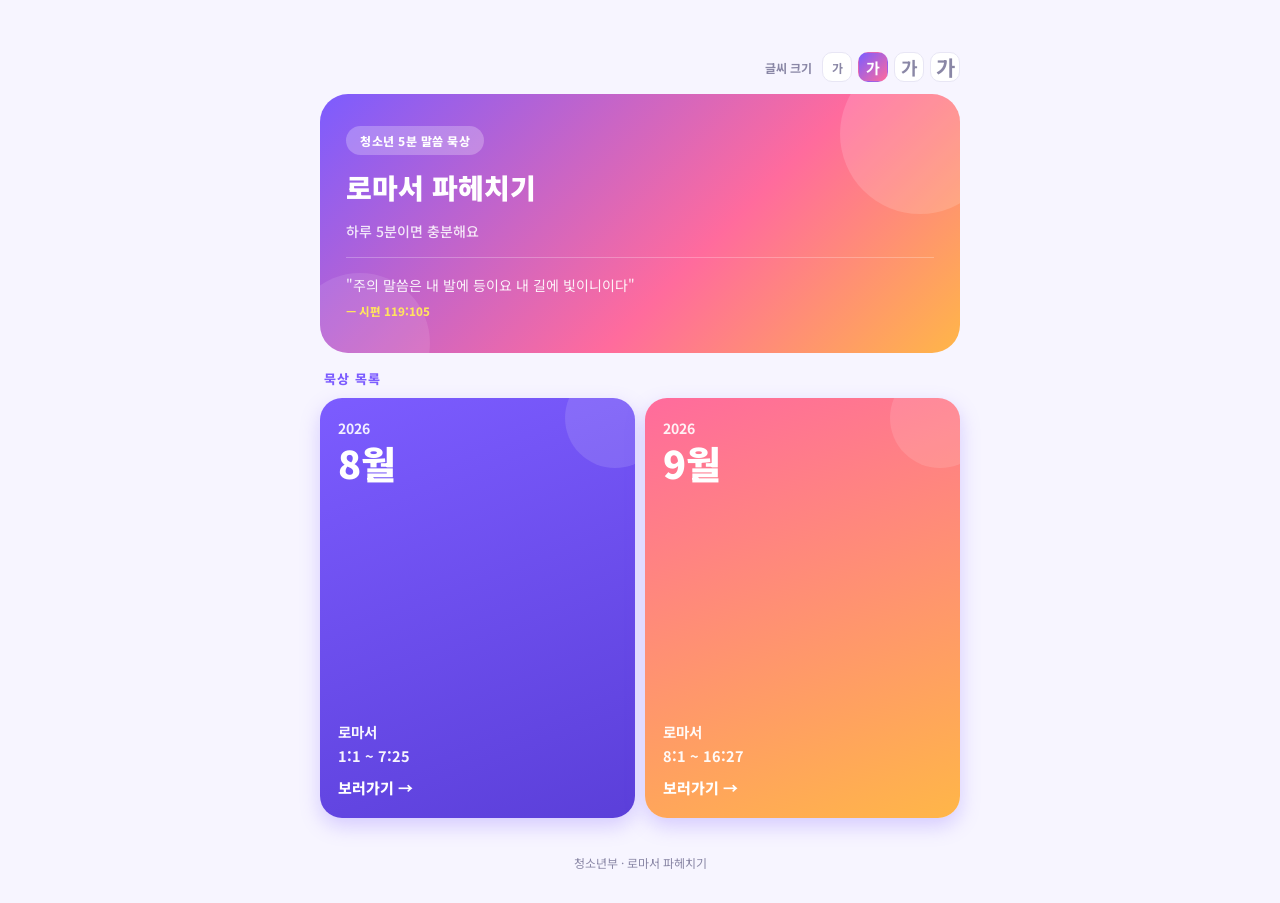
<file: index.html>
<!DOCTYPE html>
<html lang="ko">
<head>
<meta charset="UTF-8">
<meta name="viewport" content="width=device-width, initial-scale=1.0, viewport-fit=cover">
<title>Youth Bible Reflection</title>

<!-- Open Graph / 페이스북 공유 썸네일 -->
<meta property="og:type" content="website">
<meta property="og:site_name" content="Youth Bible Reflection">
<meta property="og:title" content="청소년 5분 말씀 묵상 - 로마서 파헤치기">
<meta property="og:description" content="대전성은교회 청소년부 - 하루 5분이면 충분해요. 로마서를 청소년 눈높이로 풀어드립니다.">
<meta property="og:image" content="https://ksk0203-oss.github.io/youth-bible-reflection/og-image.png">
<meta property="og:image:width" content="1200">
<meta property="og:image:height" content="630">
<meta property="og:url" content="https://ksk0203-oss.github.io/youth-bible-reflection/">
<meta name="twitter:card" content="summary_large_image">

<link rel="manifest" href="manifest.json">
<meta name="theme-color" content="#7C5CFF">
<meta name="apple-mobile-web-app-capable" content="yes">
<meta name="apple-mobile-web-app-status-bar-style" content="black-translucent">
<meta name="apple-mobile-web-app-title" content="청소년 묵상">
<meta name="mobile-web-app-capable" content="yes">

<link rel="stylesheet" href="css/style.css">
<style>
.month-card-row { display:flex; gap:10px; }
.month-card { flex:1; text-decoration:none; aspect-ratio: 3/4; display:block; }
.month-card-inner {
  border-radius:22px; padding:20px 18px; height:100%; box-sizing:border-box;
  display:flex; flex-direction:column; justify-content:space-between;
  box-shadow:0 8px 20px rgba(124,92,255,0.28); position:relative; overflow:hidden;
}
.month-card-deco { position:absolute; top:-30px; right:-30px; width:100px; height:100px; border-radius:50%; background:rgba(255,255,255,0.12); }
.month-card-top, .month-card-bottom { position:relative; z-index:1; }
.month-card-year { color:rgba(255,255,255,0.9); font-size:14px; font-weight:700; }
.month-card-num { color:var(--white); font-size:38px; font-weight:900; line-height:1.1; margin-top:4px; }
.month-card-range { color:rgba(255,255,255,0.95); font-size:14.5px; font-weight:700; line-height:1.6; }
.month-card-cta { color:var(--white); font-size:15px; font-weight:800; margin-top:10px; }
@media (max-width: 480px) {
  .month-card-row { gap: 8px; }
  .month-card-inner { padding: 14px 12px; border-radius: 18px; }
  .month-card-year { font-size: 11px; }
  .month-card-num { font-size: 26px; margin-top: 2px; }
  .month-card-range { font-size: 11px; line-height: 1.5; }
  .month-card-cta { font-size: 12px; margin-top: 6px; }
}
</style>
</head>
<body>

<div class="wrap">

  <div class="fs-control" id="fs-control">
    <span class="fs-label">글씨 크기</span>
    <button class="fs-btn" data-scale="0.9" onclick="setFontScale(0.9)">가</button>
    <button class="fs-btn fs-active" data-scale="1" onclick="setFontScale(1)">가</button>
    <button class="fs-btn" data-scale="1.15" onclick="setFontScale(1.15)">가</button>
    <button class="fs-btn" data-scale="1.3" onclick="setFontScale(1.3)">가</button>
  </div>

  <div class="hero">
    <div class="hero-inner">
      <div class="hero-badge">청소년 5분 말씀 묵상</div>
      <div class="hero-title">로마서 파헤치기</div>
      <div class="hero-sub">하루 5분이면 충분해요</div>
      <div class="hero-verse">
        "주의 말씀은 내 발에 등이요 내 길에 빛이니이다"
        <span class="hero-verse-ref">— 시편 119:105</span>
      </div>
    </div>
  </div>

  <div id="month-grid-container"></div>

  <div class="footer-note" style="margin-top:24px;">청소년부 · 로마서 파헤치기</div>
</div>

<button class="scroll-top-btn" id="scroll-top-btn" onclick="scrollToTop()" aria-label="맨 위로"><span>↑</span></button>

<script src="js/app.js"></script>
<script>
async function init() {
  const container = document.getElementById('month-grid-container');
  let posts;
  try {
    posts = await loadPosts('data/posts.json');
  } catch (e) {
    container.innerHTML = '<div class="empty-state"><div class="empty-icon">⚠️</div><div class="empty-text">목록을 불러오지 못했습니다.</div></div>';
    return;
  }

  const monthKeys = [...new Set(posts.map(p => `${p.year}-${String(p.month).padStart(2,'0')}`))].sort();
  const cardGradients = [
    'linear-gradient(160deg, var(--purple) 0%, #5B3FD9 100%)',
    'linear-gradient(160deg, var(--pink) 0%, var(--orange) 100%)',
    'linear-gradient(160deg, var(--mint) 0%, #2E9E96 100%)',
  ];

  let html = '<div class="month-label">묵상 목록</div><div class="month-card-row">';
  monthKeys.forEach((key, i) => {
    const [y, m] = key.split('-');
    const monthPosts = posts.filter(p => `${p.year}-${String(p.month).padStart(2,'0')}` === key)
                             .sort((a,b) => a.day - b.day);
    const first = monthPosts[0];
    const last = monthPosts[monthPosts.length - 1];
    const startChapVerse = first.ref.split(/[–-]/)[0];
    const endChapVerse = last.ref.includes(':') && last.ref.split(':')[0] !== undefined
      ? `${last.ref.split(':')[0]}:${last.ref.split(/[–-]/).pop()}`
      : last.ref;
    const gradient = cardGradients[i % cardGradients.length];

    html += `
      <a href="archive.html?month=${key}" class="month-card">
        <div class="month-card-inner" style="background:${gradient};">
          <div class="month-card-deco"></div>
          <div class="month-card-top">
            <div class="month-card-year">${y}</div>
            <div class="month-card-num">${parseInt(m)}월</div>
          </div>
          <div class="month-card-bottom">
            <div class="month-card-range">로마서<br>${startChapVerse} ~ ${endChapVerse}</div>
            <div class="month-card-cta">보러가기 →</div>
          </div>
        </div>
      </a>`;
  });
  html += '</div>';
  container.innerHTML = html;
}
init();
</script>
</body>
</html>
</file>
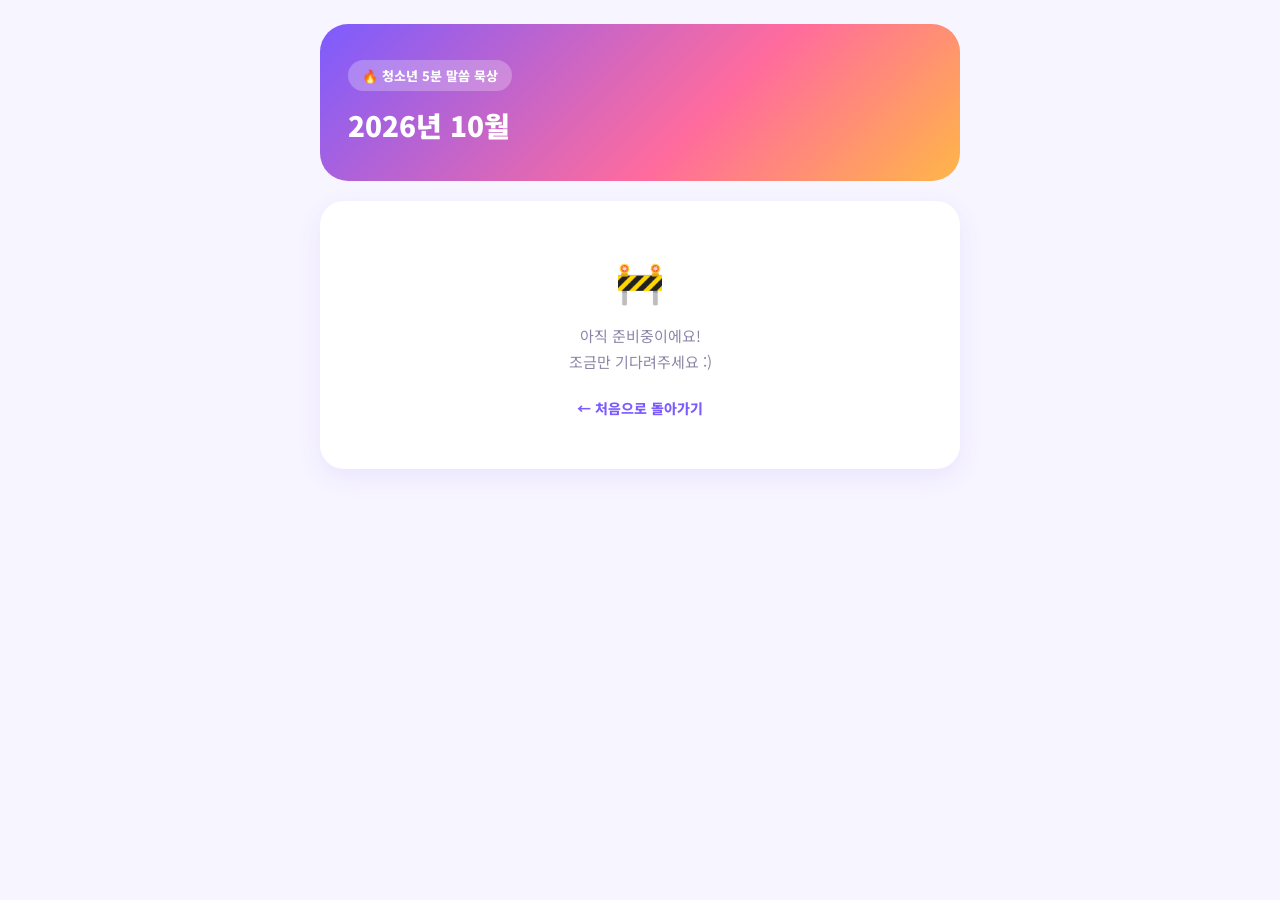
<file: 2026년/10월/index.html>
<!DOCTYPE html>
<html lang="ko">
<head>
<meta charset="UTF-8">
<meta name="viewport" content="width=device-width, initial-scale=1.0">
<title>준비중 · Youth Bible Reflection</title>
<style>
@import url('https://fonts.googleapis.com/css2?family=Noto+Sans+KR:wght@400;700;900&display=swap');
:root { --purple:#7C5CFF; --pink:#FF6B9D; --orange:#FFB648; --dark:#2D2A4A; --bg:#F7F5FF; --white:#FFFFFF; }
* { margin:0; padding:0; box-sizing:border-box; }
body { background: var(--bg); font-family:'Noto Sans KR',sans-serif; color:var(--dark); padding:24px 16px; }
.wrap { max-width:640px; margin:0 auto; }
.hero { background: linear-gradient(135deg, var(--purple), var(--pink) 60%, var(--orange)); border-radius:28px; padding:36px 28px; margin-bottom:20px; }
.hero-badge { display:inline-block; background:rgba(255,255,255,0.25); color:var(--white); font-size:13px; font-weight:800; padding:6px 14px; border-radius:100px; margin-bottom:14px; }
.hero-title { font-size:28px; font-weight:900; color:var(--white); }
.soon-card { background:var(--white); border-radius:24px; padding:50px 28px; text-align:center; box-shadow:0 8px 24px rgba(124,92,255,0.1); }
.soon-icon { font-size:40px; margin-bottom:14px; }
.soon-text { font-size:15px; color:#8A87A6; line-height:1.7; }
.back-link { display:inline-block; margin-top:24px; font-size:14px; font-weight:800; color:var(--purple); text-decoration:none; }
</style>
</head>
<body>
<div class="wrap">
  <div class="hero">
    <div class="hero-badge">🔥 청소년 5분 말씀 묵상</div>
    <div class="hero-title">2026년 10월</div>
  </div>
  <div class="soon-card">
    <div class="soon-icon">🚧</div>
    <div class="soon-text">아직 준비중이에요!<br>조금만 기다려주세요 :)</div>
    <a class="back-link" href="../../index.html">&larr; 처음으로 돌아가기</a>
  </div>
</div>
</body>
</html>
</file>
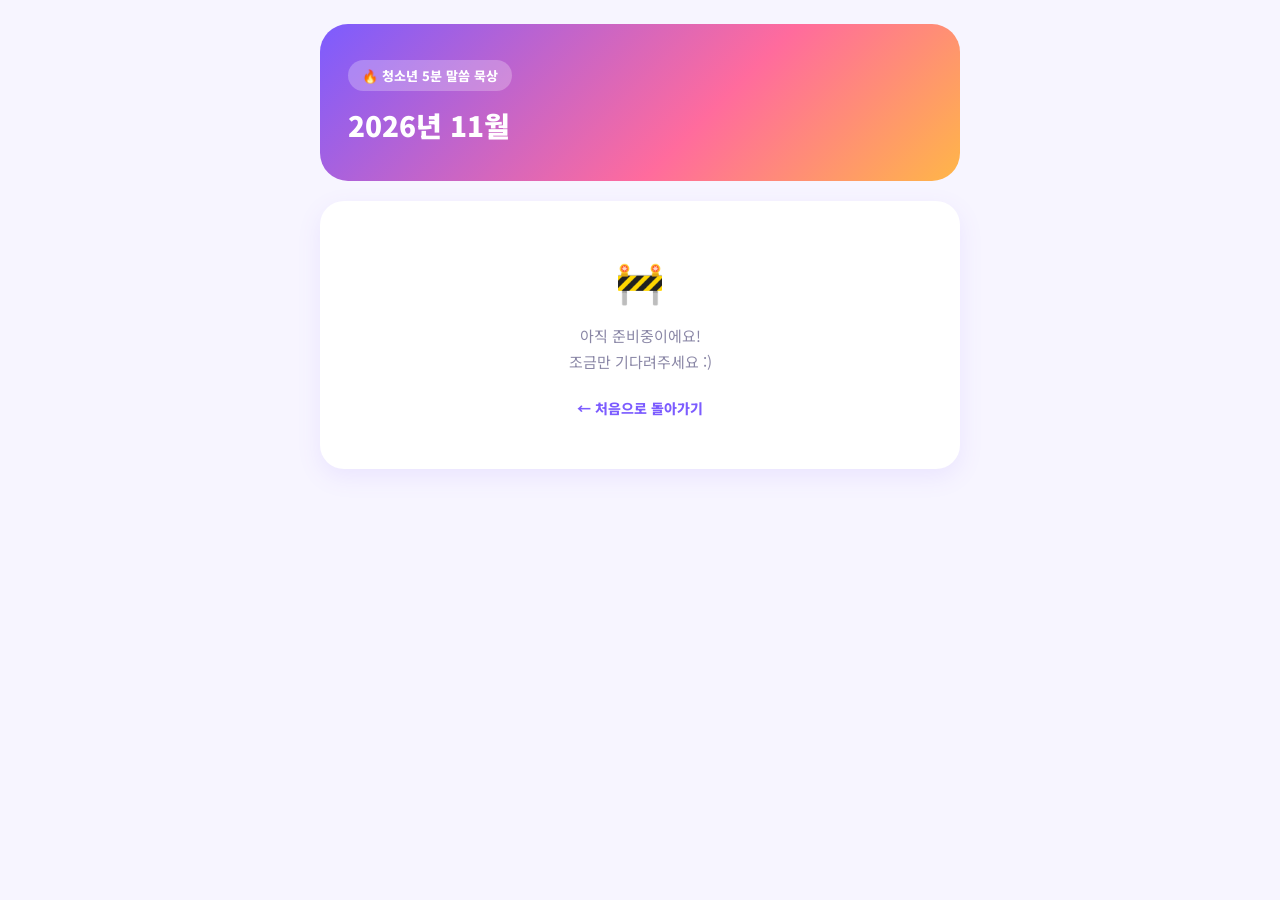
<file: 2026년/11월/index.html>
<!DOCTYPE html>
<html lang="ko">
<head>
<meta charset="UTF-8">
<meta name="viewport" content="width=device-width, initial-scale=1.0">
<title>준비중 · Youth Bible Reflection</title>
<style>
@import url('https://fonts.googleapis.com/css2?family=Noto+Sans+KR:wght@400;700;900&display=swap');
:root { --purple:#7C5CFF; --pink:#FF6B9D; --orange:#FFB648; --dark:#2D2A4A; --bg:#F7F5FF; --white:#FFFFFF; }
* { margin:0; padding:0; box-sizing:border-box; }
body { background: var(--bg); font-family:'Noto Sans KR',sans-serif; color:var(--dark); padding:24px 16px; }
.wrap { max-width:640px; margin:0 auto; }
.hero { background: linear-gradient(135deg, var(--purple), var(--pink) 60%, var(--orange)); border-radius:28px; padding:36px 28px; margin-bottom:20px; }
.hero-badge { display:inline-block; background:rgba(255,255,255,0.25); color:var(--white); font-size:13px; font-weight:800; padding:6px 14px; border-radius:100px; margin-bottom:14px; }
.hero-title { font-size:28px; font-weight:900; color:var(--white); }
.soon-card { background:var(--white); border-radius:24px; padding:50px 28px; text-align:center; box-shadow:0 8px 24px rgba(124,92,255,0.1); }
.soon-icon { font-size:40px; margin-bottom:14px; }
.soon-text { font-size:15px; color:#8A87A6; line-height:1.7; }
.back-link { display:inline-block; margin-top:24px; font-size:14px; font-weight:800; color:var(--purple); text-decoration:none; }
</style>
</head>
<body>
<div class="wrap">
  <div class="hero">
    <div class="hero-badge">🔥 청소년 5분 말씀 묵상</div>
    <div class="hero-title">2026년 11월</div>
  </div>
  <div class="soon-card">
    <div class="soon-icon">🚧</div>
    <div class="soon-text">아직 준비중이에요!<br>조금만 기다려주세요 :)</div>
    <a class="back-link" href="../../index.html">&larr; 처음으로 돌아가기</a>
  </div>
</div>
</body>
</html>
</file>
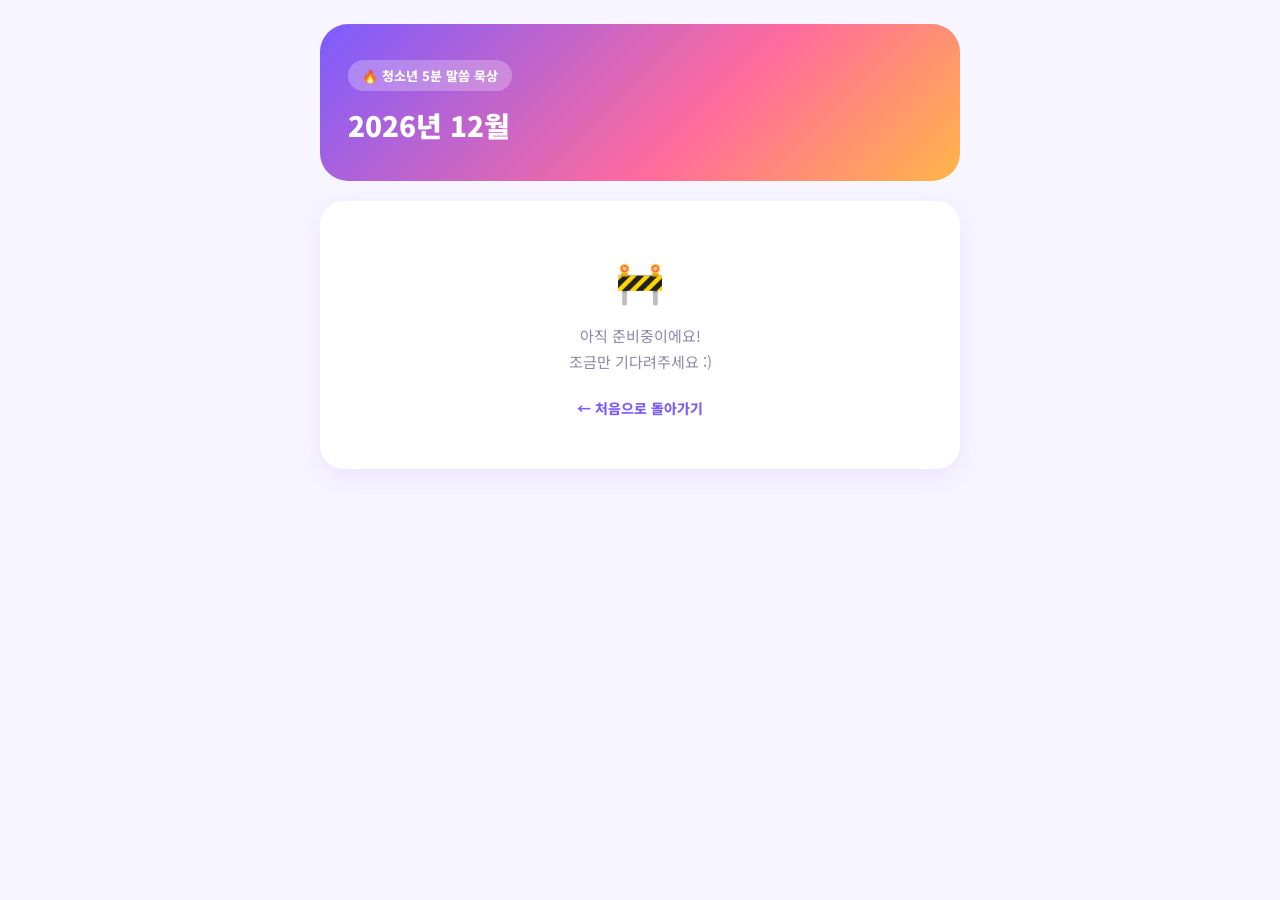
<file: 2026년/12월/index.html>
<!DOCTYPE html>
<html lang="ko">
<head>
<meta charset="UTF-8">
<meta name="viewport" content="width=device-width, initial-scale=1.0">
<title>준비중 · Youth Bible Reflection</title>
<style>
@import url('https://fonts.googleapis.com/css2?family=Noto+Sans+KR:wght@400;700;900&display=swap');
:root { --purple:#7C5CFF; --pink:#FF6B9D; --orange:#FFB648; --dark:#2D2A4A; --bg:#F7F5FF; --white:#FFFFFF; }
* { margin:0; padding:0; box-sizing:border-box; }
body { background: var(--bg); font-family:'Noto Sans KR',sans-serif; color:var(--dark); padding:24px 16px; }
.wrap { max-width:640px; margin:0 auto; }
.hero { background: linear-gradient(135deg, var(--purple), var(--pink) 60%, var(--orange)); border-radius:28px; padding:36px 28px; margin-bottom:20px; }
.hero-badge { display:inline-block; background:rgba(255,255,255,0.25); color:var(--white); font-size:13px; font-weight:800; padding:6px 14px; border-radius:100px; margin-bottom:14px; }
.hero-title { font-size:28px; font-weight:900; color:var(--white); }
.soon-card { background:var(--white); border-radius:24px; padding:50px 28px; text-align:center; box-shadow:0 8px 24px rgba(124,92,255,0.1); }
.soon-icon { font-size:40px; margin-bottom:14px; }
.soon-text { font-size:15px; color:#8A87A6; line-height:1.7; }
.back-link { display:inline-block; margin-top:24px; font-size:14px; font-weight:800; color:var(--purple); text-decoration:none; }
</style>
</head>
<body>
<div class="wrap">
  <div class="hero">
    <div class="hero-badge">🔥 청소년 5분 말씀 묵상</div>
    <div class="hero-title">2026년 12월</div>
  </div>
  <div class="soon-card">
    <div class="soon-icon">🚧</div>
    <div class="soon-text">아직 준비중이에요!<br>조금만 기다려주세요 :)</div>
    <a class="back-link" href="../../index.html">&larr; 처음으로 돌아가기</a>
  </div>
</div>
</body>
</html>
</file>
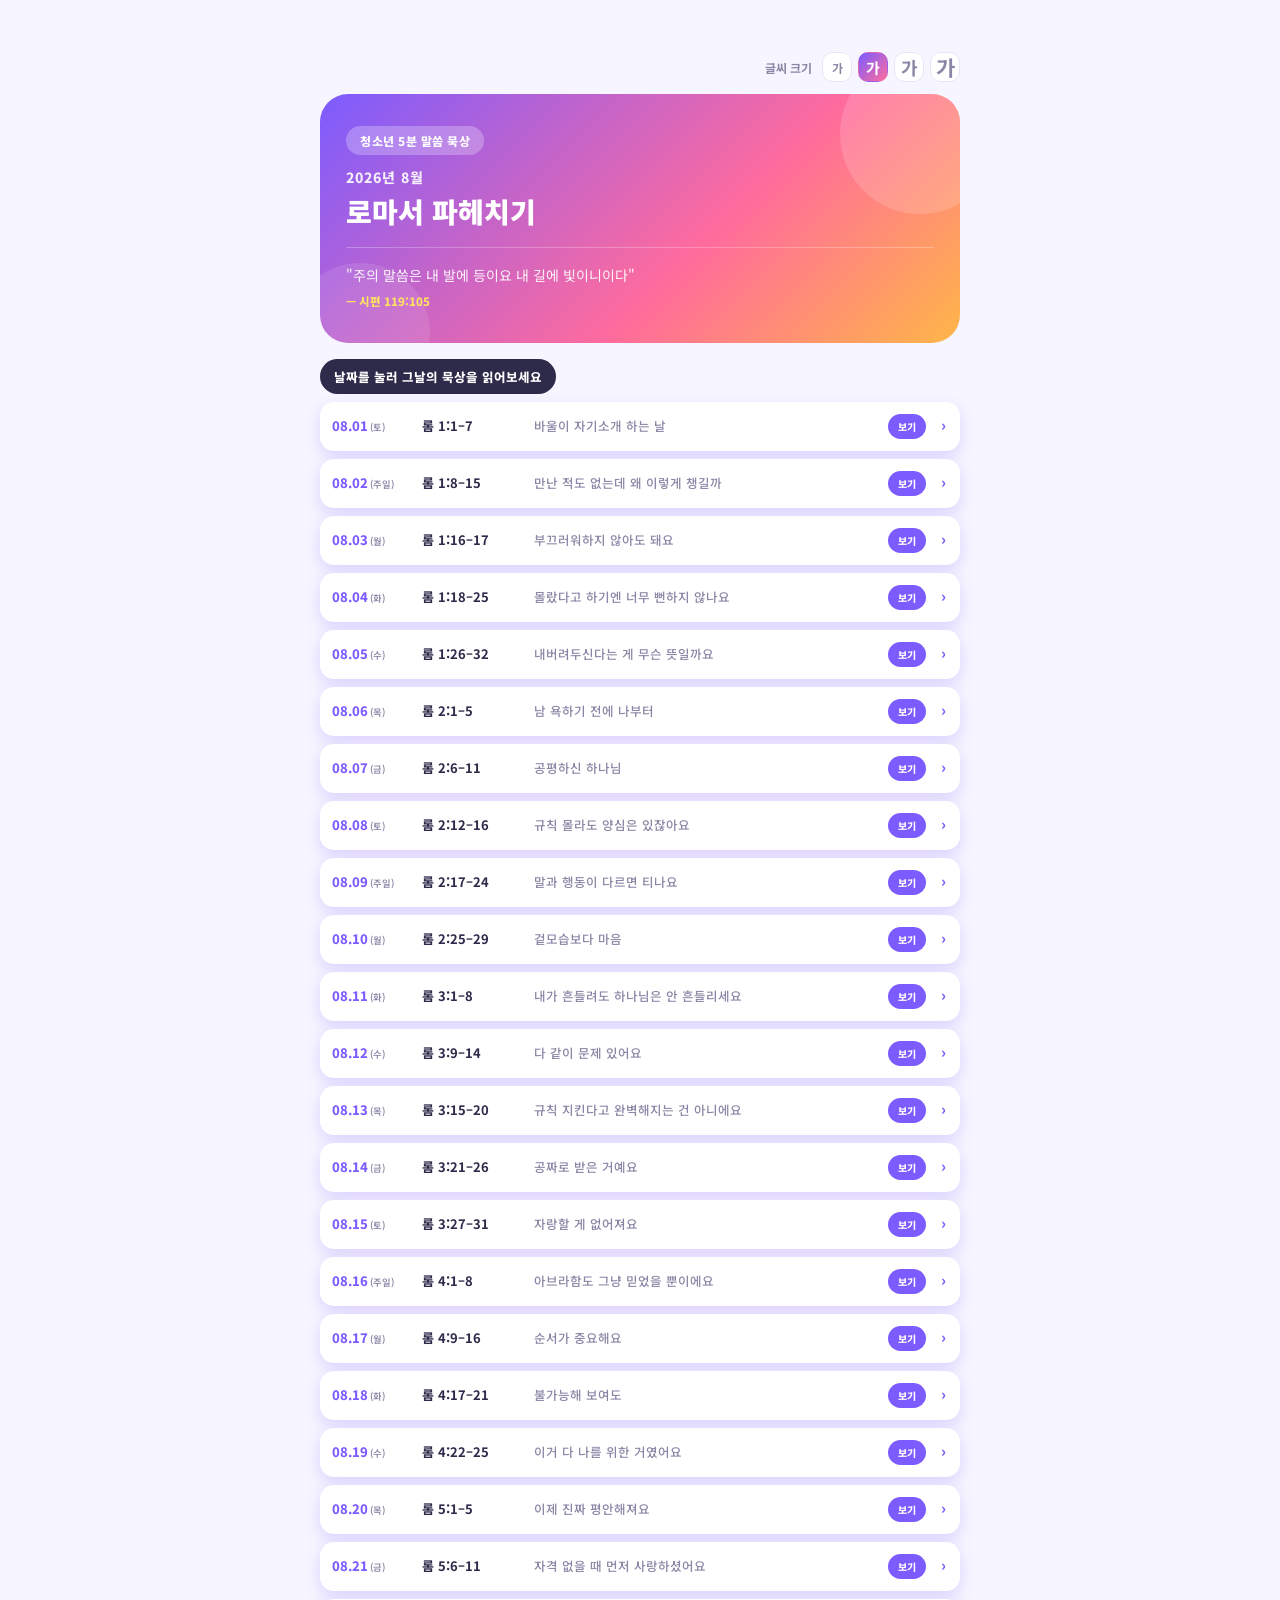
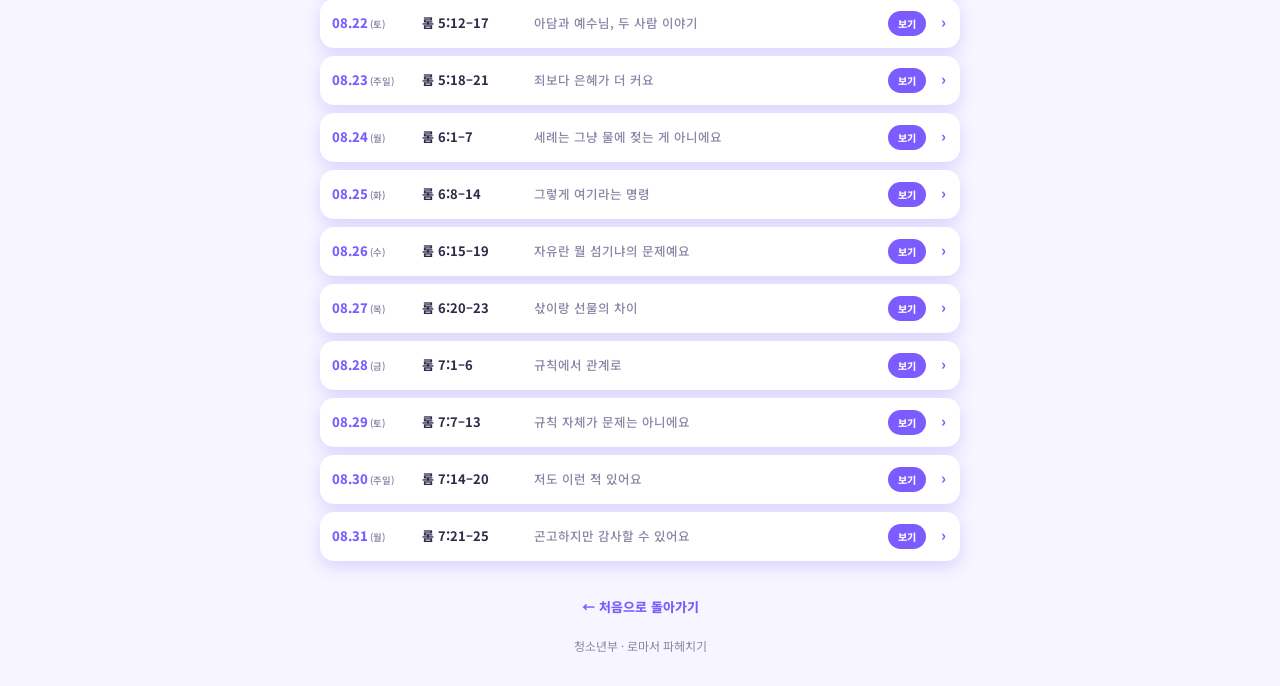
<file: 2026년/8월/index.html>
<!DOCTYPE html>
<html lang="ko">
<head>
<meta charset="UTF-8">
<meta name="viewport" content="width=device-width, initial-scale=1.0, viewport-fit=cover">
<title>2026년 8월 · Youth Bible Reflection</title>

<link rel="manifest" href="../../manifest.json">
<meta name="theme-color" content="#7C5CFF">

<meta name="apple-mobile-web-app-capable" content="yes">
<meta name="apple-mobile-web-app-status-bar-style" content="black-translucent">
<meta name="apple-mobile-web-app-title" content="청소년 묵상">
<meta name="mobile-web-app-capable" content="yes">

<style>
@import url('https://fonts.googleapis.com/css2?family=Noto+Sans+KR:wght@400;500;700;800;900&display=swap');

:root {
  --fs-scale: 1;
  --purple: #7C5CFF; --pink: #FF6B9D; --orange: #FFB648; --yellow: #FFE45E;
  --mint: #4ECDC4; --dark: #2D2A4A; --bg: #F7F5FF; --white: #FFFFFF;
  --gray: #8A87A6; --border: #E8E6F5;
}
* { margin:0; padding:0; box-sizing:border-box; }
body {
  background: var(--bg); font-family: 'Noto Sans KR', sans-serif; color: var(--dark);
  padding: 20px 16px; padding-top: max(52px, env(safe-area-inset-top) + 12px);
  padding-bottom: max(20px, env(safe-area-inset-bottom));
}
.wrap { max-width: 640px; margin: 0 auto; }

/* 글씨 크기 조절 */
.fs-control { display:flex; align-items:center; justify-content:flex-end; gap:6px; margin-bottom:12px; }
.fs-label { font-size:12px; color: var(--gray); margin-right:4px; font-weight:700; }
.fs-btn {
  font-family: inherit; background: var(--white); border: 1px solid var(--border); border-radius: 10px;
  color: var(--gray); cursor: pointer; width: 30px; height: 30px;
  display: flex; align-items: center; justify-content: center; font-weight:700;
}
.fs-btn:nth-child(2) { font-size: 12px; }
.fs-btn:nth-child(3) { font-size: 15px; }
.fs-btn:nth-child(4) { font-size: 18px; }
.fs-btn:nth-child(5) { font-size: 21px; }
.fs-btn.fs-active { background: linear-gradient(135deg, var(--purple), var(--pink)); color: var(--white); border-color: transparent; }

/* 맨 위로 버튼 */
.scroll-top-btn {
  position: fixed; right: 18px; bottom: max(18px, env(safe-area-inset-bottom) + 10px);
  width: 46px; height: 46px; border-radius: 50%;
  background: linear-gradient(135deg, var(--purple), var(--pink)); color: var(--white);
  border: none; font-size: 18px; cursor: pointer;
  display: none; align-items: center; justify-content: center;
  box-shadow: 0 6px 16px rgba(124,92,255,0.35); z-index: 999;
  opacity: 0; transition: opacity 0.2s ease;
}
.scroll-top-btn.is-visible { display: flex; opacity: 1; }

/* 히어로 */
.hero {
  background: linear-gradient(135deg, var(--purple) 0%, var(--pink) 60%, var(--orange) 100%);
  border-radius: 28px; padding: 32px 26px; position: relative; overflow: hidden; margin-bottom: 16px;
}
.hero::before { content:''; position:absolute; top:-40px; right:-40px; width:160px; height:160px; border-radius:50%; background:rgba(255,255,255,0.15); }
.hero::after { content:''; position:absolute; bottom:-60px; left:-30px; width:140px; height:140px; border-radius:50%; background:rgba(255,255,255,0.1); }
.hero-inner { position:relative; z-index:1; }
.hero-badge {
  display:inline-block; background:rgba(255,255,255,0.25); color:var(--white);
  font-size: calc(12px * var(--fs-scale,1)); font-weight:800; padding:6px 14px; border-radius:100px; margin-bottom:12px;
  letter-spacing: 0.5px;
}
.hero-date { font-size: calc(14px * var(--fs-scale,1)); font-weight:800; color:rgba(255,255,255,0.9); letter-spacing:1px; margin-bottom:4px; }
.hero-title { font-size: calc(28px * var(--fs-scale,1)); font-weight:900; color:var(--white); margin-bottom:14px; }
.hero-verse {
  border-top: 1px solid rgba(255,255,255,0.25); padding-top: 16px; margin-top: 16px;
  font-size: calc(14px * var(--fs-scale,1)); line-height:1.6; color: rgba(255,255,255,0.92);
}
.hero-verse-ref { display:block; margin-top:6px; font-size: calc(11.5px * var(--fs-scale,1)); font-weight:800; color: var(--yellow); }

/* 목차 */
.badge-row { margin-bottom: 8px; }
.pill-badge {
  display:inline-flex; align-items:center; gap:6px;
  background: var(--dark); color: var(--white);
  font-size: calc(12.5px * var(--fs-scale,1)); font-weight:800; padding:8px 14px; border-radius:100px;
}
.toc-card { margin-bottom: 16px; }
.toc-item {
  display: flex; align-items: baseline; gap: 12px; padding: 12px 12px; border-radius: 14px;
  cursor:pointer; text-decoration:none; color:inherit; width:100%; text-align:left;
  background: var(--white); border:none; font-family:inherit;
  box-shadow: 0 6px 16px rgba(124,92,255,0.22);
  margin-bottom: 8px;
  transform: translateY(0);
  transition: transform 0.18s ease, box-shadow 0.18s ease;
}
.toc-item:hover {
  box-shadow: 0 12px 26px rgba(124,92,255,0.32);
  transform: translateY(-4px);
}
.toc-item.is-disabled { opacity: 0.55; cursor:default; box-shadow: 0 2px 8px rgba(124,92,255,0.08); }
.toc-item.is-disabled:hover { box-shadow: 0 2px 8px rgba(124,92,255,0.08); transform: translateY(0); }
.toc-date-num { font-weight: 800; color: var(--purple); flex: 0 0 78px; font-size: calc(13px * var(--fs-scale,1)); }
.toc-dow { font-size: 0.72em; font-weight:600; color: var(--gray); margin-left: 2px; }
.toc-ref { font-weight: 700; flex: 0 0 100px; font-size: calc(13px * var(--fs-scale,1)); color: var(--dark); }
.toc-theme-text { flex: 1; min-width: 0; font-size: calc(12.5px * var(--fs-scale,1)); font-weight: 500; color: var(--gray); }
.toc-tag {
  flex: 0 0 auto; font-size: calc(10px * var(--fs-scale,1)); font-weight: 800; color: var(--white);
  background: var(--purple); padding: 5px 10px; border-radius: 100px;
}
.toc-tag.soon { background: #D8D5EE; color: var(--gray); }
.toc-arrow { flex: 0 0 auto; color: var(--purple); font-size: calc(15px * var(--fs-scale,1)); font-weight:800; width: 10px; text-align: center; }

.footer-links { text-align:center; padding: 16px 0 8px; }
.footer-links a { color: var(--purple); font-weight:800; font-size:13px; text-decoration:none; }
.footer-note { text-align: center; padding: 12px; font-size: 12px; color: var(--gray); }

/* 날짜별 화면 */
#view-day { display:none; }
.back-link { display:inline-block; margin-bottom: 14px; font-size: calc(13px * var(--fs-scale,1)); font-weight: 800; color: var(--purple); text-decoration: none; background:none; border:none; cursor:pointer; font-family:inherit; padding:0; }

.day-card { background: var(--white); border-radius: 24px; padding: 26px 22px; box-shadow: 0 8px 24px rgba(124,92,255,0.1); }
.day-header-row { display:flex; align-items:center; gap:10px; margin-bottom: 6px; }
.day-num-chip {
  width:32px; height:32px; border-radius:11px; background: linear-gradient(135deg, var(--purple), var(--pink));
  color:var(--white); font-weight:800; font-size: calc(13px * var(--fs-scale,1)); display:flex; align-items:center; justify-content:center; flex-shrink:0;
}
.day-date-label { font-size: calc(12.5px * var(--fs-scale,1)); font-weight:800; color: var(--gray); letter-spacing:0.5px; }

/* 오디오 */
.audio-row { display:flex; align-items:center; justify-content:flex-end; gap:6px; margin: 10px 0 14px; }
.audio-play-btn {
  width: 26px; height: 26px; border-radius: 50%; background: linear-gradient(135deg, var(--purple), var(--pink));
  color: var(--white); border: none; cursor: pointer; display:flex; align-items:center; justify-content:center; font-size:10px;
}
.audio-status { font-size: calc(10.5px * var(--fs-scale,1)); font-weight:700; color: var(--gray); margin-right:2px; }
.audio-speed-group { display:flex; gap:3px; }
.speed-btn {
  font-family:inherit; font-size: calc(10px * var(--fs-scale,1)); font-weight:800; color: var(--gray);
  background: var(--bg); border: 1px solid var(--border); border-radius:100px; padding:3px 8px; cursor:pointer;
}
.speed-btn.is-active { background: var(--purple); color: var(--white); border-color: var(--purple); }

.day-title { font-size: calc(21px * var(--fs-scale,1)); font-weight: 900; color: var(--dark); margin-bottom: 16px; }

.scripture-box {
  background: linear-gradient(135deg, #F3F0FF, #FFF0F5);
  border-radius: 18px; padding: 20px; margin-bottom: 8px;
  font-size: calc(15px * var(--fs-scale,1)); line-height: 1.9; color: var(--dark); text-align: justify; word-break: keep-all;
}
.scripture-box .vnum { color: var(--purple); font-weight: 900; font-size: calc(11.5px * var(--fs-scale,1)); margin-right: 2px; }
.scripture-note { font-size: calc(11px * var(--fs-scale,1)); color: var(--gray); text-align:right; margin: 4px 2px 16px; }

.section-block { margin: 18px 0; }
.chip { display:inline-block; font-size: calc(12px * var(--fs-scale,1)); font-weight: 800; padding: 6px 12px; border-radius: 100px; color: var(--white); margin-bottom: 10px; }
.chip--med { background: var(--mint); }
.chip--app { background: var(--orange); }
.chip--pray { background: var(--pink); }
.section-text { font-size: calc(14.5px * var(--fs-scale,1)); line-height: 1.8; color: var(--dark); text-align: justify; word-break: keep-all; }

.nav-row { display:flex; justify-content: space-between; margin-top: 20px; padding-top: 14px; border-top: 1px dashed var(--border); font-size: calc(12.5px * var(--fs-scale,1)); font-weight: 800; color: var(--gray); }
.nav-row a { color: inherit; text-decoration:none; }

@media (max-width: 480px) {
  body { padding: 16px 12px; padding-top: max(48px, env(safe-area-inset-top) + 10px); }
  .hero { padding: 24px 18px; border-radius: 22px; }
  .hero-title { font-size: calc(24px * var(--fs-scale,1)); margin-bottom: 10px; }
  .hero-date { font-size: calc(13px * var(--fs-scale,1)); }
  .hero-badge { font-size: calc(11.5px * var(--fs-scale,1)); padding: 5px 12px; }
  .hero-verse { font-size: calc(13.5px * var(--fs-scale,1)); line-height: 1.7; padding-top: 12px; margin-top: 12px; }
  .pill-badge { font-size: calc(12px * var(--fs-scale,1)); padding: 8px 13px; }
  .toc-card { padding: 0; }
  .toc-item { flex-wrap: wrap; row-gap: 6px; padding: 13px 12px; }
  .toc-date-num { order: 1; flex-basis: 76px; font-size: calc(13px * var(--fs-scale,1)); }
  .toc-ref { order: 2; flex-basis: 94px; font-size: calc(13px * var(--fs-scale,1)); }
  .toc-tag { order: 3; }
  .toc-arrow { order: 4; }
  .toc-theme-text {
    order: 5; flex: 1 1 100%; margin-top: 3px; padding-left: 86px;
    white-space: normal; word-break: keep-all; overflow-wrap: break-word;
    font-size: calc(12.5px * var(--fs-scale,1)); line-height: 1.5; color: var(--dark);
  }
  .day-card { padding: 22px 17px; border-radius: 20px; }
  .day-title { font-size: calc(19.5px * var(--fs-scale,1)); line-height: 1.35; margin-bottom: 14px; }
  .day-num-chip { width: 29px; height: 29px; font-size: calc(12.5px * var(--fs-scale,1)); }
  .day-date-label { font-size: calc(12px * var(--fs-scale,1)); }
  .scripture-box { padding: 17px; font-size: calc(15px * var(--fs-scale,1)); line-height: 1.85; text-align: left; }
  .section-text { font-size: calc(14.5px * var(--fs-scale,1)); line-height: 1.85; text-align: left; }
  .chip { font-size: calc(12px * var(--fs-scale,1)); padding: 6px 12px; }
  .section-block { margin: 20px 0; }
  .fs-control { gap: 5px; }
  .fs-btn { width: 28px; height: 28px; }
  .scroll-top-btn { width: 42px; height: 42px; right: 14px; }
}
</style>
</head>
<body>

<div class="wrap">

  <div class="fs-control" id="fs-control">
    <span class="fs-label">글씨 크기</span>
    <button class="fs-btn" data-scale="0.9" onclick="setFontScale(0.9)">가</button>
    <button class="fs-btn fs-active" data-scale="1" onclick="setFontScale(1)">가</button>
    <button class="fs-btn" data-scale="1.15" onclick="setFontScale(1.15)">가</button>
    <button class="fs-btn" data-scale="1.3" onclick="setFontScale(1.3)">가</button>
  </div>

  <!-- ===== 표지 + 목차 ===== -->
  <div id="view-cover">
    <div class="hero">
      <div class="hero-inner">
        <div class="hero-badge">청소년 5분 말씀 묵상</div>
        <div class="hero-date">2026년 8월</div>
        <div class="hero-title">로마서 파헤치기</div>
        <div class="hero-verse">
          "주의 말씀은 내 발에 등이요 내 길에 빛이니이다"
          <span class="hero-verse-ref">— 시편 119:105</span>
        </div>
      </div>
    </div>

    <div class="badge-row"><span class="pill-badge">날짜를 눌러 그날의 묵상을 읽어보세요</span></div>

    <div class="toc-card"><ul style="list-style:none;" id="toc-list"></ul></div>

    <div class="footer-links"><a href="../../index.html">&larr; 처음으로 돌아가기</a></div>
    <div class="footer-note">청소년부 · 로마서 파헤치기</div>
  </div>

  <!-- ===== 날짜별 화면 ===== -->
  <div id="view-day">
    <button class="back-link" onclick="showCover()">&larr; 8월 목차로</button>

    <div class="day-card">
      <div class="day-header-row">
        <div class="day-num-chip" id="d-num">01</div>
        <div class="day-date-label" id="d-date">8월 1일 · 로마서 1:1-7</div>
      </div>

      <div class="audio-row">
        <button class="audio-play-btn" id="audio-play-btn" onclick="togglePlay()"><span id="audio-play-icon">▶</span></button>
        <div class="audio-status" id="audio-status">듣기</div>
        <div class="audio-speed-group">
          <button class="speed-btn is-active" data-rate="1" onclick="setRate(1)">1x</button>
          <button class="speed-btn" data-rate="1.25" onclick="setRate(1.25)">1.25x</button>
          <button class="speed-btn" data-rate="1.5" onclick="setRate(1.5)">1.5x</button>
        </div>
      </div>

      <div class="day-title" id="d-theme">바울이 자기소개 하는 날</div>
      <div id="d-body"></div>

      <div class="nav-row">
        <a onclick="showCover()">&larr; 목차로</a>
        <span id="d-nav-next">다음 (준비중)</span>
      </div>
    </div>
  </div>

</div>

<button class="scroll-top-btn" id="scroll-top-btn" onclick="scrollToTop()" aria-label="맨 위로"><span>↑</span></button>

<script>
const days = [
  {n:1, date:"08.01", ref:"1:1&ndash;7", theme:"바울이 자기소개 하는 날", ready:true,
    scripture:'<span class="vnum">1</span>예수 그리스도의 종 바울은 사도로 부르심을 받아 하나님의 복음을 위하여 택정함을 입었으니 <span class="vnum">2</span>이 복음은 하나님이 선지자들을 통하여 그의 아들에 관하여 성경에 미리 약속하신 것이라 <span class="vnum">3</span>그의 아들에 관하여 말하면 육신으로는 다윗의 혈통에서 나셨고 <span class="vnum">4</span>성결의 영으로는 죽은 자들 가운데서 부활하사 능력으로 하나님의 아들로 선포되셨으니 곧 우리 주 예수 그리스도시니라 <span class="vnum">5</span>그로 말미암아 우리가 은혜와 사도의 직분을 받아 그의 이름을 위하여 모든 이방인 중에서 믿어 순종하게 하나니 <span class="vnum">6</span>너희도 그들 중에서 예수 그리스도의 것으로 부르심을 받은 자니라 <span class="vnum">7</span>로마에서 하나님의 사랑하심을 받고 성도로 부르심을 받은 모든 자에게 하나님 우리 아버지와 주 예수 그리스도로부터 은혜와 평강이 있기를 원하노라',
    meditation:'바울은 편지 첫 줄에서 자기를 "예수님의 종"이라고 소개해요. 자기소개 할 때 보통 이름, 학교, 잘하는 것 이런 걸 먼저 말하잖아요? 그런데 바울은 그런 것들을 다 빼고 "나는 예수님 거예요"부터 말한 거예요. 그리고 예수님이 누구신지도 짧게 설명해요 — 다윗 가문에서 태어난 분이면서 동시에 부활을 통해 하나님의 아들로 증명되신 분이라고요. 바울에게는 이 소개가 세상에서 제일 중요한 정보였던 거죠.',
    application:'오늘 누가 나를 소개한다면 뭐라고 할까요? SNS 프로필이나 성적, 좋아하는 아이돌 말고, 진짜 나를 설명하는 한 문장을 오늘 한번 적어볼까요.',
    prayer:'하나님, 저도 바울처럼 제 정체성을 예수님 안에서 먼저 찾게 해주세요. 오늘 하루도 함께해 주세요. 예수님 이름으로 기도합니다. 아멘.',},
  {n:2, date:"08.02", ref:"1:8&ndash;15", theme:"만난 적도 없는데 왜 이렇게 챙길까", ready:true,
    scripture:'<span class="vnum">8</span>먼저 내가 예수 그리스도로 말미암아 너희 모든 사람에 관하여 내 하나님께 감사함은 너희 믿음이 온 세상에 전파됨이로다 <span class="vnum">9</span>내가 그의 아들의 복음 안에서 내 심령으로 섬기는 하나님이 나의 증인이 되시거니와 항상 내 기도에 쉬지 않고 너희를 말하며 <span class="vnum">10</span>어떻게 하든지 이제 하나님의 뜻 안에서 너희에게로 나아갈 좋은 길 얻기를 구하노라 <span class="vnum">11</span>내가 너희 보기를 간절히 원하는 것은 어떤 신령한 은사를 너희에게 나누어 주어 너희를 견고하게 하려 함이니 <span class="vnum">12</span>이는 곧 내가 너희 가운데서 너희와 나의 믿음으로 말미암아 피차 안위함을 얻으려 함이라 <span class="vnum">13</span>형제들아 내가 여러 번 너희에게 가고자 한 것을 너희가 모르기를 원하지 아니하노니 이는 너희 중에서도 다른 이방인 중에서와 같이 열매를 맺게 하려 함이로되 지금까지 길이 막혔도다 <span class="vnum">14</span>헬라인이나 야만인이나 지혜 있는 자나 어리석은 자에게 다 내가 빚진 자라 <span class="vnum">15</span>그러므로 나는 할 수 있는 대로 로마에 있는 너희에게도 복음 전하기를 원하노라',
    meditation:'바울은 한 번도 만난 적 없는 로마 사람들을 위해 계속 기도하고 있어요. 심지어 자기가 그들에게 "빚진 자"라고까지 말해요 — 좋은 것을 알면서 나만 갖고 있으면 안 된다는 거죠. 마치 좋은 웹툰이나 맛집을 발견하면 친구한테 바로 공유하고 싶은 마음이랑 비슷해요. 바울에게 복음은 그 정도로 나누고 싶은 좋은 소식이었던 거예요.',
    application:'내가 요즘 진짜 좋다고 느끼는 것(신앙이든 뭐든)을 아직 얘기 안 한 친구가 있나요? 오늘 한 명한테 살짝 얘기해볼까요.',
    prayer:'하나님, 저도 좋은 걸 저 혼자만 갖고 있지 않게 해주세요. 제 주변 사람들을 위해 기도하는 마음을 주세요. 예수님 이름으로 기도합니다. 아멘.',},
  {n:3, date:"08.03", ref:"1:16&ndash;17", theme:"부끄러워하지 않아도 돼요", ready:true,
    scripture:'<span class="vnum">16</span>내가 복음을 부끄러워하지 아니하노니 이 복음은 모든 믿는 자에게 구원을 주시는 하나님의 능력이 됨이라 먼저는 유대인에게요 그리고 헬라인에게로다 <span class="vnum">17</span>복음에는 하나님의 의가 나타나서 믿음으로 믿음에 이르게 하나니 기록된 바 오직 의인은 믿음으로 말미암아 살리라 함과 같으니라',
    meditation:'바울이 여기서 하는 말은 정말 담대해요 — "내가 복음을 부끄러워하지 아니하노니." 사실 예수님 믿는다고 말하면 가끔 좀 애매한 분위기가 될 때가 있잖아요. 그런데 바울은 그걸 숨기지 않겠다고 선언해요. 이유는 간단해요, 이 복음이 진짜 \'힘\'이 있다고 믿었기 때문이에요. 그리고 그 힘은 오직 하나예요 — 믿음. 조건 다는 것 없이, 그냥 믿으면 되는 거예요.',
    application:'신앙 얘기하는 게 어색했던 순간이 있었나요? 오늘은 조금 더 자연스럽게 얘기해보는 연습을 해볼까요.',
    prayer:'하나님, 제가 하나님 믿는 걸 부끄러워하지 않게 해주세요. 오직 믿음으로 산다는 게 뭔지 오늘 조금 더 깨닫게 해주세요. 예수님 이름으로 기도합니다. 아멘.',},
  {n:4, date:"08.04", ref:"1:18&ndash;25", theme:"몰랐다고 하기엔 너무 뻔하지 않나요", ready:true,
    scripture:'<span class="vnum">18</span>하나님의 진노가 불의로 진리를 막는 사람들의 모든 경건하지 않음과 불의에 대하여 하늘로부터 나타나나니 <span class="vnum">19</span>이는 하나님을 알 만한 것이 그들 속에 보임이라 하나님께서 이를 그들에게 보이셨느니라 <span class="vnum">20</span>창세로부터 그의 보이지 아니하는 것들 곧 그의 영원하신 능력과 신성이 그가 만드신 만물에 분명히 보여 알려졌나니 그러므로 그들이 핑계하지 못할지니라 <span class="vnum">21</span>하나님을 알되 하나님을 영화롭게도 아니하며 감사하지도 아니하고 오히려 그 생각이 허망하여지며 미련한 마음이 어두워졌나니 <span class="vnum">22</span>스스로 지혜 있다 하나 어리석게 되어 <span class="vnum">23</span>썩어지지 아니하는 하나님의 영광을 썩어질 사람과 새와 짐승과 기어다니는 동물 모양의 우상으로 바꾸었느니라 <span class="vnum">24</span>그러므로 하나님께서 그들을 마음의 정욕대로 더러움에 내버려 두사 그들의 몸을 서로 욕되게 하게 하셨으니 <span class="vnum">25</span>이는 그들이 하나님의 진리를 거짓 것으로 바꾸어 피조물을 조물주보다 더 경배하고 섬김이라 주는 곧 영원히 찬송할 이시로다 아멘',
    meditation:'바울은 하나님을 몰라서 문제인 게 아니라고 말해요. 하늘, 자연, 세상 자체가 이미 하나님이 계신다는 걸 보여주고 있다는 거예요 — 별이 총총한 밤하늘을 보면서 감탄하는 그 마음, 그게 힌트라는 거죠. 문제는 그걸 알면서도 무시하고 다른 것(돈, 인기, 외모 같은 것)을 최고로 떠받드는 거예요.',
    application:'내 삶에서 은근히 \'최고\'로 떠받들고 있는 게 뭔가요? 성적, 팔로워 수, 외모... 오늘 하나 골라서 정직하게 인정해볼까요.',
    prayer:'하나님, 제가 다른 것들을 하나님 자리에 올려놓지 않게 해주세요. 창조하신 것들을 볼 때마다 하나님을 기억하게 해주세요. 예수님 이름으로 기도합니다. 아멘.',},
  {n:5, date:"08.05", ref:"1:26&ndash;32", theme:"내버려두신다는 게 무슨 뜻일까요", ready:true,
    scripture:'<span class="vnum">26</span>이 때문에 하나님께서 그들을 부끄러운 욕심에 내버려 두셨으니 곧 그들의 여자들도 순리대로 쓸 것을 바꾸어 역리로 쓰며 <span class="vnum">27</span>그와 같이 남자들도 순리대로 여자 쓰기를 버리고 서로 향하여 음욕이 불 일듯 하매 남자가 남자와 더불어 부끄러운 일을 행하여 그들의 그릇됨에 상당한 보응을 그들 자신이 받았느니라 <span class="vnum">28</span>또한 그들이 마음에 하나님 두기를 싫어하매 하나님께서 그들을 그 상실한 마음대로 내버려 두사 합당하지 못한 일을 하게 하셨으니 <span class="vnum">29</span>곧 모든 불의, 추악, 탐욕, 악의가 가득한 자요 시기, 살인, 분쟁, 사기, 악독이 가득한 자요 수군수군하는 자요 <span class="vnum">30</span>비방하는 자요 하나님께서 미워하시는 자요 능욕하는 자요 교만한 자요 자랑하는 자요 악을 도모하는 자요 부모를 거역하는 자요 <span class="vnum">31</span>우매한 자요 배약하는 자요 무정한 자요 무자비한 자라 <span class="vnum">32</span>그들이 이같은 일을 행하는 자는 사형에 해당한다고 하나님께서 정하심을 알고도 자기들만 행할 뿐 아니라 또한 그런 일을 행하는 자들을 옳다 하느니라',
    meditation:'이 본문은 좀 무거운 죄 목록이 나와요 — 그런데 자세히 보면 그렇게 특별한 것들이 아니에요. 시기, 다툼, 뒷담화, 교만, 부모님 무시하기... 다 우리 일상에서 흔히 볼 수 있는 것들이에요. 바울의 포인트는 몇몇 나쁜 사람만 문제가 아니라, 하나님을 마음에서 밀어내면 누구나 이 목록 어딘가에 서게 된다는 거예요.',
    application:'이 목록 중에 요즘 내 안에서 제일 익숙한 게 뭔가요? 하나만 골라서 하나님께 솔직하게 말씀드려볼까요.',
    prayer:'하나님, 제 안의 뒷담화하고 싶은 마음, 교만한 마음을 용서해주세요. 하나님을 제 삶에 계속 모시고 싶어요. 예수님 이름으로 기도합니다. 아멘.',},
  {n:6, date:"08.06", ref:"2:1&ndash;5", theme:"남 욕하기 전에 나부터", ready:true,
    scripture:'<span class="vnum">1</span>그러므로 남을 판단하는 사람아, 누구를 막론하고 네가 핑계하지 못할 것은 남을 판단하는 것으로 네가 너를 정죄함이니 판단하는 네가 같은 일을 행함이니라 <span class="vnum">2</span>이런 일을 행하는 자에게 하나님의 심판이 진리대로 되는 줄 우리가 아노라 <span class="vnum">3</span>이런 일을 행하는 자를 판단하고도 같은 일을 행하는 사람아, 네가 하나님의 심판을 피할 줄로 생각하느냐 <span class="vnum">4</span>혹 네가 하나님의 인자하심이 너를 인도하여 회개하게 하심을 알지 못하여 그의 인자하심과 용납하심과 길이 참으심이 풍성함을 멸시하느냐 <span class="vnum">5</span>다만 네 고집과 회개하지 아니한 마음을 따라 진노의 날 곧 하나님의 의로우신 심판이 나타나는 그 날에 임할 진노를 네게 쌓는도다',
    meditation:'누군가를 판단하고 험담하는 것, 사실 되게 쉽죠? 단톡방에서 누가 뭐 잘못했다고 하면 다 같이 씹기 시작하는 것처럼요. 그런데 바울은 그게 오히려 나 자신을 정죄하는 거라고 말해요 — 판단하는 사람도 결국 비슷한 일을 하기 때문이에요. 하나님이 우리를 참아주시는 이유는 벌주려는 게 아니라 우리가 돌이키길 바라시기 때문이에요.',
    application:'오늘 누군가를 뒷담화하고 싶은 마음이 들면, 그 전에 나는 어떤지 먼저 생각해볼까요.',
    prayer:'하나님, 남을 판단하기 전에 저 자신을 먼저 돌아보게 해주세요. 하나님의 참으심에 감사하며 오늘을 살게 해주세요. 예수님 이름으로 기도합니다. 아멘.',},
  {n:7, date:"08.07", ref:"2:6&ndash;11", theme:"공평하신 하나님", ready:true,
    scripture:'<span class="vnum">6</span>하나님께서 각 사람에게 그 행한 대로 보응하시되 <span class="vnum">7</span>참고 선을 행하여 영광과 존귀와 썩지 아니함을 구하는 자에게는 영생으로 하시고 <span class="vnum">8</span>오직 당을 지어 진리를 따르지 아니하고 불의를 따르는 자에게는 진노와 분노로 하시리라 <span class="vnum">9</span>악을 행하는 각 사람의 영에는 환난과 곤고가 있으리니 먼저는 유대인에게요 그리고 헬라인에게며 <span class="vnum">10</span>선을 행하는 각 사람에게는 영광과 존귀와 평강이 있으리니 먼저는 유대인에게요 그리고 헬라인에게라 <span class="vnum">11</span>이는 하나님께서 외모로 사람을 취하지 아니하심이라',
    meditation:'하나님의 심판은 \'누가 더 배경이 좋냐\'가 아니라 \'무엇을 행했냐\'로 결정돼요. 성실하게 선을 행하며 산 사람에게는 영생이, 진리를 외면한 사람에게는 심판이 있다는 거예요. 하나님은 외모나 배경으로 사람을 특별 대우하지 않으세요 — 부모님 직업이나 성적, 사는 동네 같은 건 하나님 앞에서 아무 상관이 없어요.',
    application:'내가 은근히 \'나는 예외\'라고 생각하는 부분이 있나요? 오늘은 그 착각을 내려놔볼까요.',
    prayer:'하나님, 공평하신 하나님 앞에서 저를 정직하게 세웁니다. 배경이나 조건이 아니라 삶으로 하나님을 기쁘시게 하고 싶어요. 예수님 이름으로 기도합니다. 아멘.',},
  {n:8, date:"08.08", ref:"2:12&ndash;16", theme:"규칙 몰라도 양심은 있잖아요", ready:true,
    scripture:'<span class="vnum">12</span>무릇 율법 없이 범죄한 자는 또한 율법 없이 망하고 무릇 율법이 있고 범죄한 자는 율법으로 말미암아 심판을 받으리라 <span class="vnum">13</span>하나님 앞에서는 율법을 듣는 자가 의인이 아니요 오직 율법을 행하는 자라야 의롭다 하심을 얻으리니 <span class="vnum">14</span>율법 없는 이방인이 본성으로 율법의 일을 행할 때에는 이 사람은 율법이 없어도 자기가 자기에게 율법이 되나니 <span class="vnum">15</span>이런 이들은 그 양심이 증거가 되어 그 생각들이 서로 혹은 고발하며 혹은 변명하여 그 마음에 새긴 율법의 행위를 나타내느니라 <span class="vnum">16</span>곧 나의 복음에 이른 바와 같이 하나님이 예수 그리스도로 말미암아 사람들의 은밀한 것을 심판하시는 그 날이라',
    meditation:'규칙을 배운 사람이든 안 배운 사람이든, 결국 \'아느냐\'가 아니라 \'행했냐\'가 기준이에요. 흥미로운 건, 규칙을 배우지 않은 사람도 마음속 양심이 옳고 그름을 어느 정도 알려준다는 거예요 — 처음 간 나라의 법을 몰라도 남의 물건 훔치면 안 된다는 건 그냥 알잖아요. 이게 하나님이 사람 마음에 심어두신 흔적이에요.',
    application:'요즘 내 양심이 조용히 찔러오는 게 있나요? 오늘 그 소리를 무시하지 말고 들어볼까요.',
    prayer:'하나님, 제 안에 주신 양심의 소리를 외면하지 않게 해주세요. 아는 것에서 그치지 않고 행하는 사람이 되게 해주세요. 예수님 이름으로 기도합니다. 아멘.',
    note:'* 2:12-16 중 핵심 구절만 뽑았어요',},
  {n:9, date:"08.09", ref:"2:17&ndash;24", theme:"말과 행동이 다르면 티나요", ready:true,
    scripture:'<span class="vnum">17</span>유대인이라 불리는 네가 율법을 의지하며 하나님을 자랑하며 <span class="vnum">18</span>율법의 교훈을 받아 하나님의 뜻을 알고 지극히 선한 것을 분간하며 <span class="vnum">19</span>맹인의 길을 인도하는 자요 어둠에 있는 자의 빛이요 <span class="vnum">20</span>율법에 있는 지식과 진리의 모본을 가진 자로서 어리석은 자의 교사요 어린 아이의 선생이라고 스스로 믿으니 <span class="vnum">21</span>그러면 다른 사람을 가르치는 네가 네 자신은 가르치지 아니하느냐 도둑질하지 말라 선포하는 네가 도둑질하느냐 <span class="vnum">22</span>간음하지 말라 말하는 네가 간음하느냐 우상을 가증히 여기는 네가 신전 물건을 도둑질하느냐 <span class="vnum">23</span>율법을 자랑하는 네가 율법을 범함으로 하나님을 욕되게 하느냐 <span class="vnum">24</span>기록된 바와 같이 하나님의 이름이 너희 때문에 이방인 중에서 모독을 받는도다',
    meditation:'바울은 여기서 유대인들을 콕 집어 얘기해요 — 남을 가르치면서 정작 자기는 안 지키는 것, 완전 아이러니하죠? "도둑질하지 마라" 하면서 도둑질하고, "간음하지 마라" 하면서 간음하는 사람. 이런 이중성 때문에 오히려 하나님의 이름이 욕을 먹는다는 거예요. 아는 것과 사는 것 사이의 간격이 얼마나 위험한지 보여줘요.',
    application:'내가 알고 있는 것과 실제로 사는 모습 사이에 벌어진 틈이 있나요? 오늘 그 틈을 좁히는 작은 행동 하나를 해볼까요.',
    prayer:'하나님, 제가 아는 대로 살아내지 못해서 하나님 이름을 가리는 사람이 되지 않게 해주세요. 예수님 이름으로 기도합니다. 아멘.',},
  {n:10, date:"08.10", ref:"2:25&ndash;29", theme:"겉모습보다 마음", ready:true,
    scripture:'<span class="vnum">25</span>네가 율법을 행하면 할례가 유익하나 만일 율법을 범하면 네 할례는 무할례가 되느니라 <span class="vnum">26</span>그런즉 무할례자가 율법의 규례를 지키면 그 무할례를 할례와 같이 여길 것이 아니냐 <span class="vnum">27</span>또한 본래 무할례자가 율법을 온전히 지키면 율법 조문과 할례를 가지고 율법을 범하는 너를 정죄하지 아니하겠느냐 <span class="vnum">28</span>무릇 표면적 유대인이 유대인이 아니요 표면적 육신의 할례가 할례가 아니니라 <span class="vnum">29</span>오직 이면적 유대인이 유대인이며 할례는 마음에 할지니 영에 있고 율법 조문에 있지 아니한 것이라 그 칭찬이 사람에게서가 아니요 다만 하나님에게서니라',
    meditation:'할례(유대인의 표시)는 마음의 순종 없이는 의미가 없다고 바울은 말해요. 겉으로 보이는 신앙의 표시(교회 다니는 것, 기도하는 척하는 것)보다, 진짜 중요한 건 마음이라는 거예요. SNS에 큐티 인증샷 올리는 것과 실제로 말씀 앞에서 마음이 움직이는 건 완전히 다른 얘기죠. 사람에게 보이려는 신앙이 아니라 하나님과의 진짜 관계가 핵심이에요.',
    application:'내가 사람들 보라고 하는 신앙 행동이 있나요? 오늘은 아무도 안 볼 때 하나님과 진짜로 만나는 시간을 가져볼까요.',
    prayer:'하나님, 사람이 아니라 하나님이 보시는 마음을 신경 쓰게 해주세요. 겉모습이 아니라 진심으로 하나님을 만나고 싶어요. 예수님 이름으로 기도합니다. 아멘.',},
  {n:11, date:"08.11", ref:"3:1&ndash;8", theme:"내가 흔들려도 하나님은 안 흔들리세요", ready:true,
    scripture:'<span class="vnum">1</span>그런즉 유대인의 나음이 무엇이며 할례의 유익이 무엇이냐 <span class="vnum">2</span>범사에 많으니 우선은 그들이 하나님의 말씀을 맡았음이니라 <span class="vnum">3</span>어떤 자들이 믿지 아니하였으면 어찌하리요 그 믿지 아니함이 하나님의 미쁘심을 폐하겠느냐 <span class="vnum">4</span>그럴 수 없느니라 사람은 다 거짓되되 오직 하나님은 참되시다 할지어다 기록된 바 주께서 주의 말씀에 의롭다 함을 얻으시고 판단 받으실 때에 이기려 하심이라 함과 같으니라 <span class="vnum">5</span>그러나 우리 불의가 하나님의 의를 드러나게 하면 무슨 말 하리요 진노를 내리시는 하나님이 불의하시냐 <span class="vnum">6</span>결코 그렇지 아니하니라 만일 그러하면 하나님께서 어찌 세상을 심판하시리요 <span class="vnum">7</span>그러나 나의 거짓말로 하나님의 참되심이 더 풍성하여 그의 영광이 되었다면 어찌 내가 죄인처럼 심판을 받으리요 <span class="vnum">8</span>또는 그러면 선을 이루기 위하여 악을 행하자 하지 않겠느냐 어떤 이들이 이렇게 비방하여 우리가 이런 말을 한다고 하니 그들은 정죄 받는 것이 마땅하니라',
    meditation:'바울은 사람이 신실하지 않아도 하나님은 여전히 참되시다고 말해요. 정말 위로되는 말이지 않나요? 내가 오늘 실수하고 넘어져도, 하나님의 성품 자체는 절대 바뀌지 않는다는 거예요. 시험 한 번 망쳤다고 부모님이라는 존재 자체가 변하지 않는 것처럼요. 내 믿음의 크기가 아니라 하나님이 어떤 분이신지가 더 중요해요.',
    application:'요즘 내 믿음이 흔들린다고 느껴지나요? 오늘은 내 상태가 아니라 하나님이 어떤 분이신지에 집중해볼까요.',
    prayer:'하나님, 제가 흔들릴 때도 하나님은 변하지 않으신다는 걸 믿게 해주세요. 예수님 이름으로 기도합니다. 아멘.',},
  {n:12, date:"08.12", ref:"3:9&ndash;14", theme:"다 같이 문제 있어요", ready:true,
    scripture:'<span class="vnum">9</span>그러면 어떠하냐 우리는 나으냐 결코 아니라 유대인이나 헬라인이나 다 죄 아래에 있다고 우리가 이미 선언하였느니라 <span class="vnum">10</span>기록된 바 의인은 없나니 하나도 없으며 <span class="vnum">11</span>깨닫는 자도 없고 하나님을 찾는 자도 없고 <span class="vnum">12</span>다 치우쳐 함께 무익하게 되고 선을 행하는 자는 없나니 하나도 없도다 <span class="vnum">13</span>그들의 목구멍은 열린 무덤이요 그 혀로는 속임을 일삼으며 그 입술에는 독사의 독이 있고 <span class="vnum">14</span>그 입에는 저주와 악독이 가득하고',
    meditation:'바울이 구약 여러 구절을 모아서 던지는 이 말은 좀 세게 들려요 — "의인은 없나니 하나도 없으며." 즉, 누구도 스스로 완벽하다고 자부할 수 없다는 거예요. 특히 우리 입에서 나오는 말들(속임, 험담, 저주)이 얼마나 자주 문제가 되는지 콕 집어줘요. 단톡방이나 뒤에서 아무렇지 않게 내뱉는 말 한마디가 사실 이 목록에 그대로 들어맞을 때가 많아요.',
    application:'오늘 내 말버릇 중에 고치고 싶은 게 있나요? 말하기 전에 한 번 더 생각해보는 하루를 살아볼까요.',
    prayer:'하나님, 제 말과 입술을 다스려주세요. 저 스스로 의롭다 여기지 않고 하나님의 은혜만 의지하게 해주세요. 예수님 이름으로 기도합니다. 아멘.',},
  {n:13, date:"08.13", ref:"3:15&ndash;20", theme:"규칙 지킨다고 완벽해지는 건 아니에요", ready:true,
    scripture:'<span class="vnum">15</span>그 발은 피 흘리는 데 빠른지라 <span class="vnum">16</span>파멸과 고생이 그 길에 있어 <span class="vnum">17</span>평강의 길을 알지 못하였고 <span class="vnum">18</span>그들의 눈 앞에 하나님을 두려워함이 없느니라 함과 같으니라 <span class="vnum">19</span>우리가 알거니와 무릇 율법이 말하는 바는 율법 아래에 있는 자들에게 말하는 것이니 이는 모든 입을 막고 온 세상으로 하나님의 심판 아래에 있게 하려 함이라 <span class="vnum">20</span>그러므로 율법의 행위로 그의 앞에 의롭다 하심을 얻을 육체가 없나니 율법으로는 죄를 깨달음이니라',
    meditation:'규칙을 열심히 지킨다고 해서 그게 나를 완벽하게 만들어주는 건 아니에요. 오히려 규칙은 내가 완벽하지 않다는 걸 깨닫게 해주는 거울 같은 거예요. 시험 범위를 아무리 열심히 봐도 100점이 보장 안 되는 것처럼, 노력만으로는 완전해질 수 없어요. 규칙을 아무리 잘 지켜도 마음속 동기까지 완벽하게 만들 수는 없다는 뜻이에요.',
    application:'내가 \'이 정도면 괜찮은 사람\'이라고 스스로 점수 매기고 있지는 않나요? 오늘은 그 기준을 내려놔볼까요.',
    prayer:'하나님, 저는 제 힘으로 완벽해질 수 없는 사람이에요. 하나님의 은혜가 필요하다는 걸 인정하게 해주세요. 예수님 이름으로 기도합니다. 아멘.',},
  {n:14, date:"08.14", ref:"3:21&ndash;26", theme:"공짜로 받은 거예요", ready:true,
    scripture:'<span class="vnum">21</span>이제는 율법 외에 하나님의 한 의가 나타났으니 율법과 선지자들에게 증거를 받은 것이라 <span class="vnum">22</span>곧 예수 그리스도를 믿음으로 말미암아 모든 믿는 자에게 미치는 하나님의 의니 차별이 없느니라 <span class="vnum">23</span>모든 사람이 죄를 범하였으매 하나님의 영광에 이르지 못하더니 <span class="vnum">24</span>그리스도 예수 안에 있는 속량으로 말미암아 하나님의 은혜로 값 없이 의롭다 하심을 얻은 자 되었느니라 <span class="vnum">25</span>이 예수를 하나님이 그의 피로써 믿음으로 말미암는 화목제물로 세우셨으니 이는 하나님께서 길이 참으시는 중에 전에 지은 죄를 간과하심으로 자기의 의로우심을 나타내려 하심이니 <span class="vnum">26</span>곧 이 때에 자기의 의로우심을 나타내사 자기도 의로우시며 또한 예수 믿는 자를 의롭다 하려 하심이라',
    meditation:'로마서에서 제일 빛나는 부분 중 하나예요. 아무리 노력해도 안 됐던 걸, 하나님이 그냥 \'값없이\' 주셨어요 — 예수님을 통해서요. 이건 마치 시험 점수를 못 받았는데 선생님이 "괜찮아, 만점 줄게" 하시는 것과 비슷해요. 심지어 공짜라고 대충 주신 게 아니라, 십자가라는 엄청난 값을 치르고 주신 거예요.',
    application:'내가 이미 공짜로 받은 걸 다시 노력으로 얻으려고 하고 있지는 않나요? 오늘은 그냥 감사하게 받아볼까요.',
    prayer:'하나님, 제 힘으로 얻을 수 없던 걸 예수님을 통해 값없이 주셔서 감사해요. 이 은혜를 의지하며 오늘을 살게 해주세요. 예수님 이름으로 기도합니다. 아멘.',},
  {n:15, date:"08.15", ref:"3:27&ndash;31", theme:"자랑할 게 없어져요", ready:true,
    scripture:'<span class="vnum">27</span>그런즉 자랑할 데가 어디냐 있을 수가 없느니라 무슨 법으로냐 행위로냐 아니라 오직 믿음의 법으로니라 <span class="vnum">28</span>그러므로 사람이 의롭다 하심을 얻는 것은 율법의 행위에 있지 않고 믿음으로 되는 줄 우리가 인정하노라 <span class="vnum">29</span>하나님은 다만 유대인의 하나님이시냐 또한 이방인의 하나님은 아니시냐 진실로 이방인의 하나님도 되시느니라 <span class="vnum">30</span>할례자도 믿음으로 말미암아 또한 무할례자도 믿음으로 말미암아 의롭다 하실 하나님은 한 분이시니라 <span class="vnum">31</span>그런즉 우리가 믿음으로 말미암아 율법을 파기하느냐 그럴 수 없느니라 도리어 율법을 굳게 세우느니라',
    meditation:'믿음으로 얻는 거라면, 사실 자랑할 게 하나도 없어져요. 시험을 잘 봐서 얻은 게 아니라 그냥 받은 거니까요. 마치 추첨으로 당첨된 상품을 갖고 실력 자랑하는 게 이상한 것처럼요. 그런데 바울은 여기서 반전을 던져요 — 그렇다면 규칙은 필요 없는 걸까요? 아니요, 오히려 믿음이 규칙이 진짜 말하려던 걸 완성시킨다는 거예요.',
    application:'내 신앙 안에 은근히 자랑하고 싶은 부분이 있나요? 오늘은 자랑 대신 감사로 바꿔볼까요.',
    prayer:'하나님, 제게는 자랑할 게 없고 믿음으로 설 뿐이라는 걸 고백합니다. 겸손하게 오늘을 살게 해주세요. 예수님 이름으로 기도합니다. 아멘.',},
  {n:16, date:"08.16", ref:"4:1&ndash;8", theme:"아브라함도 그냥 믿었을 뿐이에요", ready:true,
    scripture:'<span class="vnum">1</span>그런즉 육신으로 우리 조상인 아브라함이 무엇을 얻었다 하리요 <span class="vnum">2</span>만일 아브라함이 행위로써 의롭다 하심을 받았으면 자랑할 것이 있으려니와 하나님 앞에서는 없느니라 <span class="vnum">3</span>성경이 무엇을 말하느냐 아브라함이 하나님을 믿으매 그것이 그에게 의로 여겨진 바 되었느니라 <span class="vnum">4</span>일하는 자에게는 그 삯이 은혜로 여겨지지 아니하고 보수로 여겨지거니와 <span class="vnum">5</span>일을 아니할지라도 경건하지 아니한 자를 의롭다 하시는 이를 믿는 자에게는 그의 믿음을 의로 여기시나니 <span class="vnum">6</span>일한 것이 없이 하나님께 의로 여기심을 받는 사람의 복에 대하여 다윗이 말한 바 <span class="vnum">7</span>불법이 사함을 받고 죄가 가리어짐을 받는 사람들은 복이 있고 <span class="vnum">8</span>주께서 그 죄를 인정하지 아니하실 사람은 복이 있도다 함과 같으니라',
    meditation:'아브라함은 뭔가 대단한 걸 해서 인정받은 게 아니라, 그냥 하나님을 믿었을 뿐이에요. 스펙 하나 없이도 인정받았다는 게 신기하지 않나요? 다윗도 마찬가지예요 — 자기 공로가 아니라 죄가 용서받는 은혜를 노래했어요. 두 사람 다 자기 성취가 아니라 하나님의 은혜를 붙잡았던 거예요.',
    application:'내가 하나님 앞에서 내세우고 싶은 \'내 공로\'가 있나요? 오늘은 그냥 아브라함처럼 믿는 자로 서볼까요.',
    prayer:'하나님, 제 행위가 아니라 믿음으로 인정해주셔서 감사해요. 저도 아브라함처럼 그냥 믿는 사람이 되고 싶어요. 예수님 이름으로 기도합니다. 아멘.',},
  {n:17, date:"08.17", ref:"4:9&ndash;16", theme:"순서가 중요해요", ready:true,
    scripture:'<span class="vnum">9</span>그런즉 이 복이 할례자에게냐 혹은 무할례자에게도냐 무릇 우리가 말하기를 아브라함에게는 그 믿음이 의로 여겨졌다 하노라 <span class="vnum">10</span>그런즉 그것이 어떻게 여겨졌느냐 할례시냐 무할례시냐 할례시가 아니요 무할례시니라 <span class="vnum">11</span>그가 할례의 표를 받은 것은 무할례시에 믿음으로 된 의를 인친 것이니 이는 무할례자로서 믿는 모든 자의 조상이 되어 그들도 의로 여기심을 얻게 하려 하심이라 <span class="vnum">12</span>또한 할례자의 조상이 되었나니 곧 할례 받을 자에게뿐 아니라 우리 조상 아브라함이 무할례시에 가졌던 믿음의 자취를 따르는 자들에게도 그러하니라 <span class="vnum">13</span>아브라함이나 그 후손에게 세상의 상속자가 되리라고 하신 언약은 율법으로 말미암은 것이 아니요 오직 믿음의 의로 말미암은 것이니라 <span class="vnum">14</span>만일 율법에 속한 자들이 상속자이면 믿음은 헛것이 되고 약속은 파기되었느니라 <span class="vnum">15</span>율법은 진노를 이루게 하나니 율법이 없는 곳에는 범법도 없느니라 <span class="vnum">16</span>그러므로 상속자가 되는 그것이 은혜에 속하기 위하여 믿음으로 되나니 이는 그 약속을 그 모든 후손에게 굳게 하려 하심이라 율법에 속한 자에게뿐만 아니라 아브라함의 믿음에 속한 자에게도 그러하니 아브라함은 우리 모든 사람의 조상이라',
    meditation:'아브라함이 의롭다고 인정받은 건 할례(표시)를 받기 전이었어요. 즉, 표시가 그를 특별하게 만든 게 아니라 이미 있던 믿음을 나중에 확인해준 것뿐이에요. 세례를 먼저 받아야 진짜 신앙인이 되는 게 아니라, 순서로 보면 오히려 믿음이 항상 먼저라는 거죠. 그래서 아브라함은 표시와 상관없이 믿는 모든 사람의 \'조상\'이 될 수 있었어요.',
    application:'내가 신앙의 자격으로 삼고 있는 조건들(교회 다닌 기간, 세례 여부 등)이 믿음보다 앞서 있지는 않나요? 오늘은 조건 없이 그냥 믿어볼까요.',
    prayer:'하나님, 어떤 조건보다 먼저 믿음으로 저를 받아주셔서 감사해요. 예수님 이름으로 기도합니다. 아멘.',},
  {n:18, date:"08.18", ref:"4:17&ndash;21", theme:"불가능해 보여도", ready:true,
    scripture:'<span class="vnum">17</span>기록된 바 내가 너를 많은 민족의 조상으로 세웠다 하심과 같으니 그가 믿은 바 하나님은 죽은 자를 살리시며 없는 것을 있는 것으로 부르시는 이시니라 <span class="vnum">18</span>아브라함이 바랄 수 없는 중에 바라고 믿었으니 이는 네 후손이 이같으리라 하신 말씀대로 많은 민족의 조상이 되게 하려 하심이라 <span class="vnum">19</span>그가 백 세나 되어 자기 몸이 죽은 것 같고 사라의 태가 죽은 것 같음을 알고도 믿음이 약하여지지 아니하고 <span class="vnum">20</span>믿음이 없어 하나님의 약속을 의심하지 않고 믿음으로 견고하여져서 하나님께 영광을 돌리며 <span class="vnum">21</span>약속하신 그것을 또한 능히 이루실 줄을 확신하였으니',
    meditation:'백 살 넘은 아브라함, 아이를 못 낳는 사라 — 인간적으로는 완전 불가능한 상황이었어요. 그런데 아브라함은 그 상황이 아니라 \'죽은 자도 살리시는\' 하나님을 바라봤어요. 성적이 안 나온다고, 관계가 꼬였다고 상황 자체에만 매몰되기 쉬운데, 믿음이란 상황을 부정하는 게 아니라, 상황보다 크신 하나님을 보는 거예요.',
    application:'지금 내 삶에 \'이건 진짜 안 될 것 같은데\' 싶은 게 있나요? 오늘은 그 상황이 아니라 하나님을 바라보는 연습을 해볼까요.',
    prayer:'하나님, 불가능해 보이는 상황 속에서도 하나님을 신뢰하게 해주세요. 예수님 이름으로 기도합니다. 아멘.',},
  {n:19, date:"08.19", ref:"4:22&ndash;25", theme:"이거 다 나를 위한 거였어요", ready:true,
    scripture:'<span class="vnum">22</span>그러므로 그것이 그에게 의로 여겨졌느니라 <span class="vnum">23</span>그에게 의로 여겨졌다 기록된 것은 아브라함만 위한 것이 아니요 <span class="vnum">24</span>의로 여기심을 받을 우리도 위함이니 곧 예수 우리 주를 죽은 자 가운데서 살리신 이를 믿는 자니라 <span class="vnum">25</span>예수는 우리가 범죄한 것 때문에 내줌이 되고 또한 우리를 의롭다 하시기 위하여 살아나셨느니라',
    meditation:'아브라함 얘기가 그냥 옛날 이야기가 아니라, 지금 우리를 위해서도 기록된 거라고 바울은 말해요. 성경이 그냥 오래된 위인전이 아니라 나한테 쓰여진 편지라는 느낌으로 읽어보면 어떨까요. 예수님의 죽으심과 부활, 이 두 가지 사건이 다른 누구도 아닌 \'나\'를 위한 사건이었다는 거예요.',
    application:'예수님의 십자가와 부활이 나를 위한 사건이었다는 걸 오늘 구체적으로 떠올려볼까요.',
    prayer:'하나님, 예수님의 죽으심과 부활이 저를 위한 것이었음을 감사해요. 이 믿음으로 오늘을 담대히 살게 해주세요. 예수님 이름으로 기도합니다. 아멘.',},
  {n:20, date:"08.20", ref:"5:1&ndash;5", theme:"이제 진짜 평안해져요", ready:true,
    scripture:'<span class="vnum">1</span>그러므로 우리가 믿음으로 의롭다 하심을 받았으니 우리 주 예수 그리스도로 말미암아 하나님과 화평을 누리자 <span class="vnum">2</span>또한 그로 말미암아 우리가 믿음으로 서 있는 이 은혜에 들어감을 얻었으며 하나님의 영광을 바라고 즐거워하느니라 <span class="vnum">3</span>다만 이뿐 아니라 우리가 환난 중에도 즐거워하나니 이는 환난은 인내를, <span class="vnum">4</span>인내는 연단을, 연단은 소망을 이루는 줄 앎이로다 <span class="vnum">5</span>소망이 우리를 부끄럽게 하지 아니함은 우리에게 주신 성령으로 말미암아 하나님의 사랑이 우리 마음에 부은 바 됨이니',
    meditation:'믿음으로 하나님과의 관계가 회복되면, 첫 번째로 오는 게 \'평강\'이에요. 심지어 힘든 일이 생겨도 그게 헛되지 않다는 거예요 — 어려움이 인내를, 인내가 성숙을, 성숙이 소망을 만들어낸다는 거죠. 시험공부처럼 힘들지만 결국 성장으로 이어지는 과정 같은 거예요.',
    application:'지금 겪고 있는 힘든 일이 있나요? 그걸 낭비되는 시간이 아니라 성장의 과정으로 봐볼까요.',
    prayer:'하나님, 힘든 순간에도 소망을 잃지 않게 해주세요. 성령의 사랑을 오늘 새롭게 느끼게 해주세요. 예수님 이름으로 기도합니다. 아멘.',},
  {n:21, date:"08.21", ref:"5:6&ndash;11", theme:"자격 없을 때 먼저 사랑하셨어요", ready:true,
    scripture:'<span class="vnum">6</span>우리가 아직 연약할 때에 기약대로 그리스도께서 경건하지 않은 자를 위하여 죽으셨도다 <span class="vnum">7</span>의인을 위하여 죽는 자가 쉽지 않고 선인을 위하여 용감히 죽는 자가 혹 있거니와 <span class="vnum">8</span>우리가 아직 죄인 되었을 때에 그리스도께서 우리를 위하여 죽으심으로 하나님께서 우리에 대한 자기의 사랑을 확증하셨느니라 <span class="vnum">9</span>그러면 이제 우리가 그의 피로 말미암아 의롭다 하심을 받았으니 더욱 그로 말미암아 진노하심에서 구원을 받을 것이니 <span class="vnum">10</span>곧 우리가 원수 되었을 때에 그의 아들의 죽으심으로 말미암아 하나님과 화목하게 되었은즉 화목하게 된 자로서는 더욱 그의 살아나심으로 말미암아 구원을 받을 것이니라 <span class="vnum">11</span>그뿐 아니라 이제 우리로 화목하게 하신 우리 주 예수 그리스도로 말미암아 하나님 안에서 또한 즐거워하느니라',
    meditation:'보통 사람은 좋은 사람을 위해서만 희생하려고 하잖아요. 친해지고 나서야 마음을 여는 게 보통이니까요. 그런데 예수님은 우리가 아직 죄인이었을 때, 심지어 원수였을 때 먼저 죽으셨어요. 이게 진짜 사랑의 증거예요 — 내가 자격을 갖췄기 때문이 아니라, 조건 없이 먼저 사랑받은 거예요.',
    application:'내가 하나님과 제일 멀다고 느꼈던 순간에도 예수님은 이미 나를 위해 죽으셨다는 걸 오늘 기억해볼까요.',
    prayer:'하나님, 제가 자격 없을 때도 먼저 사랑해주셔서 감사해요. 그 사랑을 의지하며 오늘을 살게 해주세요. 예수님 이름으로 기도합니다. 아멘.',},
  {n:22, date:"08.22", ref:"5:12&ndash;17", theme:"아담과 예수님, 두 사람 이야기", ready:true,
    scripture:'<span class="vnum">12</span>그러므로 한 사람으로 말미암아 죄가 세상에 들어오고 죄로 말미암아 사망이 들어왔나니 이와 같이 모든 사람이 죄를 지었으므로 사망이 모든 사람에게 이르렀느니라 <span class="vnum">13</span>죄가 율법 있기 전에도 세상에 있었으나 율법이 없었을 때에는 죄를 죄로 여기지 아니하였느니라 <span class="vnum">14</span>그러나 아담으로부터 모세까지 아담의 범죄와 같은 죄를 짓지 아니한 자들까지도 사망이 왕 노릇 하였나니 아담은 오실 자의 모형이라 <span class="vnum">15</span>그러나 이 은사는 그 범죄와 같지 아니하니 곧 한 사람의 범죄를 인하여 많은 사람이 죽었은즉 더욱 하나님의 은혜와 또한 한 사람 예수 그리스도의 은혜로 말미암은 선물은 많은 사람에게 넘쳤느니라 <span class="vnum">16</span>또 이 선물은 범죄한 한 사람으로 말미암은 것과 같지 아니하니 심판은 한 사람으로 말미암아 정죄에 이르렀으나 은사는 많은 범죄로 말미암아 의롭다 하심에 이름이니라 <span class="vnum">17</span>한 사람의 범죄로 말미암아 사망이 그 한 사람을 통하여 왕 노릇 하였은즉 더욱 은혜와 의의 선물을 넘치게 받는 자들은 한 분 예수 그리스도를 통하여 생명 안에서 왕 노릇 하리로다',
    meditation:'바울은 인류 역사를 두 사람으로 나눠서 설명해요 — 아담과 예수님. 아담 한 사람 때문에 죄와 죽음이 모든 사람에게 퍼졌지만, 예수님 한 분 때문에 넘치는 은혜와 생명이 주어졌어요. 중요한 건 내가 지금 어느 쪽에 속해 있는지예요 — 정죄의 자리가 아니라 생명의 자리라는 거죠.',
    application:'내가 아직도 죄책감에 머물러 있는 부분이 있나요? 오늘은 생명의 자리로 옮겨가볼까요.',
    prayer:'하나님, 아담 안에서 정죄받았던 저를 예수님 안에서 생명으로 옮겨주셔서 감사해요. 예수님 이름으로 기도합니다. 아멘.',},
  {n:23, date:"08.23", ref:"5:18&ndash;21", theme:"죄보다 은혜가 더 커요", ready:true,
    scripture:'<span class="vnum">18</span>그런즉 한 범죄로 많은 사람이 정죄에 이른 것 같이 한 의로운 행위로 말미암아 많은 사람이 의롭다 하심을 받아 생명에 이르렀느니라 <span class="vnum">19</span>한 사람이 순종하지 아니함으로 많은 사람이 죄인 된 것 같이 한 사람이 순종하심으로 많은 사람이 의인이 되리라 <span class="vnum">20</span>율법이 들어온 것은 범죄를 더하게 하려 함이라 그러나 죄가 더한 곳에 은혜가 더욱 넘쳤나니 <span class="vnum">21</span>이는 죄가 사망 안에서 왕 노릇 한 것 같이 은혜도 또한 의로 말미암아 왕 노릇 하여 우리 주 예수 그리스도로 말미암아 영생에 이르게 하려 함이라',
    meditation:'이건 정말 담대한 선언이에요 — "죄가 더한 곳에 은혜가 더욱 넘쳤나니." 내 죄가 아무리 심각해 보여도, 그걸 덮는 하나님의 은혜가 훨씬 더 크다는 거예요. 마치 아무리 큰 얼룩도 지울 수 있는 강력한 세제 같은 느낌이랄까요. \'이건 진짜 용서 안 될 것 같은데\' 싶은 그 마음까지도 하나님의 은혜 앞에서는 예외가 아니에요.',
    application:'내 잘못이 너무 크게 느껴져서 자책하고 있는 게 있나요? 오늘은 그 죄보다 큰 은혜를 떠올려볼까요.',
    prayer:'하나님, 제 죄가 아무리 깊어도 하나님의 은혜가 더 넘친다는 걸 믿어요. 이 은혜 안에서 담대히 살게 해주세요. 예수님 이름으로 기도합니다. 아멘.',},
  {n:24, date:"08.24", ref:"6:1&ndash;7", theme:"세례는 그냥 물에 젖는 게 아니에요", ready:true,
    scripture:'<span class="vnum">1</span>그런즉 우리가 무슨 말을 하리요 은혜를 더하게 하려고 죄에 거하겠느냐 <span class="vnum">2</span>그럴 수 없느니라 죄에 대하여 죽은 우리가 어찌 그 가운데 더 살리요 <span class="vnum">3</span>무릇 그리스도 예수와 합하여 세례를 받은 우리는 그의 죽으심과 합하여 세례를 받은 줄을 알지 못하느냐 <span class="vnum">4</span>그러므로 우리가 그의 죽으심과 합하여 세례를 받음으로 그와 함께 장사되었나니 이는 아버지의 영광으로 말미암아 그리스도를 죽은 자 가운데서 살리심과 같이 우리로 또한 새 생명 가운데서 행하게 하려 함이라 <span class="vnum">5</span>만일 우리가 그의 죽으심과 같은 모양으로 연합한 자가 되었으면 또한 그의 부활과 같은 모양으로 연합한 자도 되리라 <span class="vnum">6</span>우리가 알거니와 우리의 옛 사람이 예수와 함께 십자가에 못 박힌 것은 죄의 몸이 죽어 다시는 우리가 죄에게 종 노릇 하지 아니하려 함이니 <span class="vnum">7</span>이는 죽은 자가 죄에서 벗어나 의롭다 하심을 얻었음이라',
    meditation:'"은혜가 넘치니까 죄를 더 지어도 되는 거 아닐까요?" 바울은 단호하게 아니라고 해요. 세례는 그리스도와 함께 옛날의 나를 \'장사지내는\' 사건이에요. 옛 사람은 죽었고, 이제는 새 생명으로 사는 거죠 — 마치 레벨업 하고 나면 예전 스탯으로 돌아갈 수 없는 것처럼요.',
    application:'내 삶에서 아직 \'옛날 나\'처럼 반응하는 부분이 있나요? 오늘은 새로운 나로 그 상황을 대해볼까요.',
    prayer:'하나님, 그리스도와 함께 죽고 새롭게 살아난 사람임을 기억하게 해주세요. 예수님 이름으로 기도합니다. 아멘.',},
  {n:25, date:"08.25", ref:"6:8&ndash;14", theme:"그렇게 여기라는 명령", ready:true,
    scripture:'<span class="vnum">8</span>만일 우리가 그리스도와 함께 죽었으면 또한 그와 함께 살 줄을 믿노니 <span class="vnum">9</span>이는 그리스도께서 죽은 자 가운데서 살아나셨으매 다시 죽지 아니하시고 사망이 다시 그를 주장하지 못할 줄을 앎이로라 <span class="vnum">10</span>그가 죽으심은 죄에 대하여 단번에 죽으심이요 그가 살아 계심은 하나님께 대하여 살아 계심이니 <span class="vnum">11</span>이와 같이 너희도 너희 자신을 죄에 대하여는 죽은 자요 그리스도 예수 안에서 하나님께 대하여는 살아 있는 자로 여길지어다 <span class="vnum">12</span>그러므로 너희는 죄가 너희 죽을 몸을 지배하지 못하게 하여 몸의 사욕에 순종하지 말고 <span class="vnum">13</span>또한 너희 지체를 불의의 무기로 죄에게 내주지 말고 오직 너희 자신을 죽은 자 가운데서 다시 살아난 자 같이 하나님께 드리며 너희 지체를 의의 무기로 하나님께 드리라 <span class="vnum">14</span>죄가 너희를 주장하지 못하리니 이는 너희가 법 아래에 있지 아니하고 은혜 아래에 있음이라',
    meditation:'그리스도는 죄에 대해 완전히 죽으셨고, 이제는 하나님께 대해 살아 계세요. 바울은 우리도 우리 자신을 그렇게 \'여기라\'고 말해요 — 이건 감정이 아니라 결심이에요. 기분이 안 그런 날에도 \'나는 새 사람이다\'라고 계속 되뇌는 훈련 같은 거죠. 죄가 나를 지배 못하는 이유는 내가 법 아래가 아니라 은혜 아래 있기 때문이에요.',
    application:'오늘 내 시간이나 말을 하나님께 \'의의 도구\'로 드릴 수 있는 순간 하나를 정해볼까요.',
    prayer:'하나님, 저를 죄에 대해 죽고 하나님께 살아있는 사람으로 여기게 해주세요. 예수님 이름으로 기도합니다. 아멘.',},
  {n:26, date:"08.26", ref:"6:15&ndash;19", theme:"자유란 뭘 섬기냐의 문제예요", ready:true,
    scripture:'<span class="vnum">15</span>그런즉 어찌하리요 우리가 법 아래에 있지 아니하고 은혜 아래에 있으니 죄를 지으리요 그럴 수 없느니라 <span class="vnum">16</span>너희 자신을 종으로 내주어 누구에게 순종하든지 그 순종함을 받는 자의 종이 되는 줄을 너희가 알지 못하느냐 혹은 죄의 종으로 사망에 이르고 혹은 순종의 종으로 의에 이르느니라 <span class="vnum">17</span>하나님께 감사하리로다 너희가 본래 죄의 종이더니 너희에게 전하여 준 바 교훈의 본을 마음으로 순종하여 <span class="vnum">18</span>죄로부터 해방되어 의에게 종이 되었느니라 <span class="vnum">19</span>너희 육신이 연약하므로 내가 사람의 예대로 말하노니 전에 너희가 너희 지체를 부정과 불법에 내주어 불법에 이른 것 같이 이제는 너희 지체를 의에게 종으로 내주어 거룩함에 이르라',
    meditation:'누구든 순종하는 대상의 종이 된다고 바울은 말해요. 완전한 자유란 없어요 — 문제는 \'무엇을\' 섬기느냐예요. SNS 알고리즘이 보여주는 대로 시간 다 쓰면서도 스스로는 자유롭다고 착각할 때가 있잖아요. 전에는 죄의 종이었지만, 이제는 마음으로 순종해서 의의 종이 됐다는 거죠.',
    application:'내가 요즘 무의식적으로 순종하고 있는 게 뭔가요? 그게 옛 습관인지, 좋은 방향인지 점검해볼까요.',
    prayer:'하나님, 제가 마음으로부터 하나님께 순종하는 사람이 되게 해주세요. 예수님 이름으로 기도합니다. 아멘.',},
  {n:27, date:"08.27", ref:"6:20&ndash;23", theme:"삯이랑 선물의 차이", ready:true,
    scripture:'<span class="vnum">20</span>너희가 죄의 종이 되었을 때에는 의에 대하여 자유로웠느니라 <span class="vnum">21</span>너희가 그 때에 무슨 열매를 얻었느냐 이제는 너희가 그 일을 부끄러워하나니 이는 그 마지막이 사망임이라 <span class="vnum">22</span>그러나 이제는 너희가 죄로부터 해방되고 하나님께 종이 되어 거룩함에 이르는 열매를 맺었으니 그 마지막은 영생이라 <span class="vnum">23</span>죄의 삯은 사망이요 하나님의 은사는 그리스도 예수 우리 주 안에 있는 영생이니라',
    meditation:'로마서에서 제일 유명한 구절 중 하나예요 — "죄의 삯은 사망이요 하나님의 은사는 영생이니라." 삯은 내가 일한 만큼 받는 거고, 선물(은사)은 그냥 받는 거예요. 알바비랑 생일선물의 차이 같은 거죠 — 하나는 일한 대가고, 하나는 그냥 사랑받아서 받는 거니까요. 우리가 마땅히 받아야 할 건 사망인데, 하나님은 대신 영생을 선물로 주셨어요.',
    application:'오늘 내가 맺고 있는 삶의 열매가 부끄러운 쪽인지, 떳떳한 쪽인지 정직하게 점검해볼까요.',
    prayer:'하나님, 제가 받아야 마땅한 게 아니라 값없이 주신 영생의 선물을 받았음을 감사해요. 예수님 이름으로 기도합니다. 아멘.',},
  {n:28, date:"08.28", ref:"7:1&ndash;6", theme:"규칙에서 관계로", ready:true,
    scripture:'<span class="vnum">1</span>형제들아 내가 법 아는 자들에게 말하노니 너희는 그 법이 사람이 살 동안만 그를 주관하는 줄 알지 못하느냐 <span class="vnum">2</span>남편 있는 여인이 그 남편 생전에는 법으로 그에게 매인 바 되나 만일 그 남편이 죽으면 남편의 법에서 벗어나느니라 <span class="vnum">3</span>그러므로 만일 그 남편 생전에 다른 남자에게 가면 음녀라 그러나 만일 남편이 죽으면 그 법에서 자유롭게 되나니 다른 남자에게 갈지라도 음녀가 되지 아니하느니라 <span class="vnum">4</span>그러므로 내 형제들아 너희도 그리스도의 몸으로 말미암아 율법에 대하여 죽임을 당하였으니 이는 다른 이 곧 죽은 자 가운데서 살아나신 이에게 가서 우리가 하나님을 위하여 열매를 맺게 하려 함이라 <span class="vnum">5</span>우리가 육신에 있을 때에는 율법으로 말미암는 죄의 정욕이 우리 지체 중에 역사하여 우리로 사망을 위하여 열매를 맺게 하였더니 <span class="vnum">6</span>이제는 우리가 얽매였던 것에 대하여 죽었으므로 율법에서 벗어났으니 이러므로 우리가 영의 새로운 것으로 섬길 것이요 율법 조문의 묵은 것으로 아니할지니라',
    meditation:'바울은 결혼을 비유로 들어요 — 남편이 죽으면 아내는 그 법에서 자유로워지듯, 우리도 그리스도의 몸을 통해 옛 규칙에서 벗어났어요. 동아리 규정집을 달달 외우는 거랑 진짜 그 사람들이랑 친해지는 건 다른 느낌이잖아요. 이제는 낡은 규칙이 아니라 살아있는 관계로 하나님을 섬기는 거예요.',
    application:'내 신앙생활이 그냥 \'규칙 지키기\'처럼 굳어있지는 않나요? 오늘은 관계로서 하나님을 만나볼까요.',
    prayer:'하나님, 저를 낡은 규칙이 아니라 살아있는 관계로 하나님을 섬기게 해주세요. 예수님 이름으로 기도합니다. 아멘.',},
  {n:29, date:"08.29", ref:"7:7&ndash;13", theme:"규칙 자체가 문제는 아니에요", ready:true,
    scripture:'<span class="vnum">7</span>그런즉 우리가 무슨 말을 하리요 율법이 죄냐 그럴 수 없느니라 율법으로 말미암지 않고는 내가 죄를 알지 못하였으니 곧 율법이 탐내지 말라 하지 아니하였더라면 내가 탐심을 알지 못하였으리라 <span class="vnum">8</span>그러나 죄가 기회를 타서 계명으로 말미암아 내 속에서 온갖 탐심을 이루었나니 이는 율법이 없으면 죄가 죽은 것임이라 <span class="vnum">9</span>전에 율법을 깨닫지 못했을 때에는 내가 살았더니 계명이 이르매 죄는 살아나고 나는 죽었도다 <span class="vnum">10</span>생명에 이르게 할 그 계명이 내게 대하여 도리어 사망에 이르게 하는 것이 되었도다 <span class="vnum">11</span>죄가 기회를 타서 계명으로 말미암아 나를 속이고 그것으로 나를 죽였는지라 <span class="vnum">12</span>이로 보건대 율법은 거룩하고 계명도 거룩하고 의로우며 선하도다 <span class="vnum">13</span>그런즉 선한 것이 내게 사망이 되었느냐 그럴 수 없느니라 오직 죄가 죄로 드러나기 위하여 선한 그것으로 말미암아 나를 죽게 만들었으니 이는 계명으로 말미암아 죄로 심히 죄 되게 하려 함이라',
    meditation:'그럼 규칙(율법) 자체가 죄일까요? 바울은 아니라고 해요. 오히려 규칙이 있어서 탐심이 뭔지 알게 됐다는 거예요. \'하지 말라\'는 말을 들으면 오히려 더 하고 싶어지는 그 마음, 다들 한 번쯤 느껴봤을 거예요. 문제는 규칙이 아니라, 그 규칙을 틈타 온갖 욕심을 부리는 내 안의 죄예요.',
    application:'규칙이나 상황을 탓하기보다, 그 안에서 기회를 노리는 내 욕심을 오늘 정직하게 들여다볼까요.',
    prayer:'하나님, 규칙은 선하지만 제 안의 죄가 문제임을 고백해요. 저를 더 깊이 깨닫고 하나님께 나아가게 해주세요. 예수님 이름으로 기도합니다. 아멘.',},
  {n:30, date:"08.30", ref:"7:14&ndash;20", theme:"저도 이런 적 있어요", ready:true,
    scripture:'<span class="vnum">14</span>우리가 율법은 신령한 줄 알거니와 나는 육신에 속하여 죄 아래에 팔렸도다 <span class="vnum">15</span>내가 행하는 것을 내가 알지 못하노니 곧 내가 원하는 것은 행하지 아니하고 도리어 미워하는 것을 행함이라 <span class="vnum">16</span>만일 내가 원하지 아니하는 그것을 행하면 내가 이로써 율법이 선한 것을 시인하노니 <span class="vnum">17</span>이제는 그것을 행하는 자가 내가 아니요 내 속에 거하는 죄니라 <span class="vnum">18</span>내 속 곧 내 육신에 선한 것이 거하지 아니하는 줄을 아노니 원함은 내게 있으나 선을 행하는 것은 없노라 <span class="vnum">19</span>내가 원하는 바 선은 행하지 아니하고 도리어 원하지 아니하는 바 악을 행하는도다 <span class="vnum">20</span>만일 내가 원하지 아니하는 그것을 하면 이를 행하는 자는 내가 아니요 내 속에 거하는 죄니라',
    meditation:'바울의 이 고백은 정말 공감돼요 — 원하는 선은 안 하고, 원하지 않는 나쁜 건 하게 되는 것. 다이어트 하겠다고 하고 야식 먹는 것과 비슷한 느낌이랄까요(물론 훨씬 더 깊은 얘기지만요). 이건 신앙 실패의 변명이 아니라, 내 힘만으로는 완벽할 수 없다는 정직한 고백이에요.',
    application:'오늘 내 안에서 원하는 것과 실제 행동이 어긋나는 부분이 있다면, 숨기지 말고 하나님께 솔직하게 말씀드려볼까요.',
    prayer:'하나님, 원하는 선을 행하지 못하는 제 연약함을 아룁니다. 제 힘이 아니라 하나님의 은혜로 이기게 해주세요. 예수님 이름으로 기도합니다. 아멘.',},
  {n:31, date:"08.31", ref:"7:21&ndash;25", theme:"곤고하지만 감사할 수 있어요", ready:true,
    scripture:'<span class="vnum">21</span>그러므로 내가 한 법을 깨달았노니 곧 선을 행하기 원하는 나에게 악이 함께 있는 것이로다 <span class="vnum">22</span>내 속사람으로는 하나님의 법을 즐거워하되 <span class="vnum">23</span>내 지체 속에서 한 다른 법이 내 마음의 법과 싸워 내 지체 속에 있는 죄의 법으로 나를 사로잡는 것을 보는도다 <span class="vnum">24</span>오호라 나는 곤고한 사람이로다 이 사망의 몸에서 누가 나를 건져내랴 <span class="vnum">25</span>우리 주 예수 그리스도로 말미암아 하나님께 감사하리로다 그런즉 내 자신이 마음으로는 하나님의 법을 육신으로는 죄의 법을 섬기노라',
    meditation:'7장의 절정이에요. 선을 행하고 싶은데 그 안에 악이 함께 있다는 걸 깨달은 바울은 "나는 곤고한 사람이로다"라고 탄식해요. 그런데 바로 다음에 답이 나와요 — 예수 그리스도를 통해 하나님께 감사할 수 있다는 거예요. 이 긴장은 다음 장(8장)에서 성령의 능력으로 풀려나갈 거예요.',
    application:'내 힘으로 해결 못하는 부분을 붙잡고 씨름하고 있다면, 오늘은 그 짐을 예수님께 맡기고 먼저 감사해볼까요.',
    prayer:'하나님, 저는 스스로 구원할 수 없는 사람이에요. 그러나 예수 그리스도로 인해 감사할 수 있음을 고백합니다. 8월 한 달 묵상을 하나님께 올려드려요. 예수님 이름으로 기도합니다. 아멘.',},
];

function getWeekdayLabel(n) {
  const labels = ['주일','월','화','수','목','금','토'];
  const d = new Date(2026, 7, n);
  return labels[d.getDay()];
}

function buildTOC() {
  const list = document.getElementById('toc-list');
  list.innerHTML = days.map(d => `
    <li>
      <button class="toc-item ${d.ready ? '' : 'is-disabled'}" onclick="${d.ready ? `openDay(${d.n})` : 'return false'}">
        <span class="toc-date-num">${d.date}<span class="toc-dow">(${getWeekdayLabel(d.n)})</span></span>
        <span class="toc-ref">롬 ${d.ref}</span>
        <span class="toc-theme-text">${d.theme}</span>
        ${d.ready ? '<span class="toc-tag">보기</span>' : '<span class="toc-tag soon">준비중</span>'}
        <span class="toc-arrow">${d.ready ? '›' : ''}</span>
      </button>
    </li>
  `).join('');
}

function openDay(n) {
  const d = days.find(x => x.n === n);
  if (!d || !d.ready) return;
  stopSpeech();
  currentDay = d;
  document.getElementById('d-num').textContent = String(d.n).padStart(2,'0');
  document.getElementById('d-date').textContent = `8월 ${d.n}일 · 로마서 ${d.ref.replace(/&ndash;/,'-')}`;
  document.getElementById('d-theme').textContent = d.theme;
  document.getElementById('d-body').innerHTML = `
    <div class="scripture-box">${d.scripture}</div>
    <div class="section-block"><span class="chip chip--med">묵상</span><div class="section-text">${d.meditation}</div></div>
    <div class="section-block"><span class="chip chip--app">적용</span><div class="section-text">${d.application}</div></div>
    <div class="section-block"><span class="chip chip--pray">기도</span><div class="section-text">${d.prayer}</div></div>
  `;
  const next = days.find(x => x.n === n+1);
  document.getElementById('d-nav-next').textContent = next ? `${n+1}일차 (${next.ready ? '보기' : '준비중'})` : '마지막 날이에요';
  document.getElementById('view-cover').style.display = 'none';
  document.getElementById('view-day').style.display = 'block';
  window.scrollTo(0,0);
}

function showCover() {
  stopSpeech();
  document.getElementById('view-day').style.display = 'none';
  document.getElementById('view-cover').style.display = 'block';
  window.scrollTo(0,0);
}

/* TTS (음질 우선 고정) */
let currentDay=null, currentUtterance=null, currentRate=1, isSpeaking=false, koVoiceCache=null;
function pickBestKoreanVoice() {
  if (koVoiceCache) return koVoiceCache;
  const voices = window.speechSynthesis ? window.speechSynthesis.getVoices() : [];
  const ko = voices.filter(v => v.lang==='ko-KR'||v.lang==='ko_KR'||v.lang==='ko');
  if (!ko.length) return null;
  const ranked = ko.slice().sort((a,b)=>{
    const isHQ = v => /neural|premium|enhanced|natural|yuna|sora|online|google/i.test(v.name);
    const score = v => (isHQ(v)?3:0) + (!v.localService?2:0);
    return score(b)-score(a);
  });
  koVoiceCache = ranked[0];
  return koVoiceCache;
}
if (window.speechSynthesis) window.speechSynthesis.onvoiceschanged = () => { koVoiceCache = null; };

function getSpeechText(d) {
  const tmp = document.createElement('div');
  tmp.innerHTML = d.scripture.replace(/<span class="vnum">\d+<\/span>/g,' ');
  const s = tmp.textContent.replace(/\s+/g,' ').trim();
  return `${s}. 묵상. ${d.meditation} 적용. ${d.application} 기도. ${d.prayer}`;
}
function updateAudioUI() {
  const icon = document.getElementById('audio-play-icon');
  const status = document.getElementById('audio-status');
  if (!icon) return;
  if (isSpeaking) { icon.textContent='❚❚'; status.textContent='듣는 중 · '+currentRate+'x'; }
  else { icon.textContent='▶'; status.textContent='듣기'; }
}
function speakFromStart() {
  if (!currentDay || !window.speechSynthesis) return;
  window.speechSynthesis.cancel();
  const utter = new SpeechSynthesisUtterance(getSpeechText(currentDay));
  utter.lang='ko-KR'; utter.rate=currentRate;
  const v = pickBestKoreanVoice(); if (v) utter.voice=v;
  utter.onend=()=>{isSpeaking=false;updateAudioUI();};
  utter.onerror=()=>{isSpeaking=false;updateAudioUI();};
  currentUtterance=utter;
  window.speechSynthesis.speak(utter);
  isSpeaking=true; updateAudioUI();
}
function togglePlay() {
  if (!window.speechSynthesis) { alert('이 브라우저는 음성 읽기를 지원하지 않습니다.'); return; }
  if (isSpeaking && window.speechSynthesis.speaking && !window.speechSynthesis.paused) { window.speechSynthesis.pause(); isSpeaking=false; updateAudioUI(); return; }
  if (window.speechSynthesis.paused) { window.speechSynthesis.resume(); isSpeaking=true; updateAudioUI(); return; }
  speakFromStart();
}
function stopSpeech() { if (window.speechSynthesis) window.speechSynthesis.cancel(); isSpeaking=false; currentUtterance=null; }
function setRate(r) {
  currentRate=r;
  document.querySelectorAll('.speed-btn').forEach(b=>b.classList.toggle('is-active', parseFloat(b.dataset.rate)===r));
  if (isSpeaking || (window.speechSynthesis && window.speechSynthesis.speaking)) speakFromStart();
  updateAudioUI();
}

/* 글씨 크기 */
function setFontScale(scale) {
  document.documentElement.style.setProperty('--fs-scale', scale);
  document.querySelectorAll('.fs-btn').forEach(b=>b.classList.toggle('fs-active', parseFloat(b.dataset.scale)===scale));
  try { localStorage.setItem('fsScaleYouth', String(scale)); } catch(e) {}
}
(function initFontScale(){
  let s=null; try { s=localStorage.getItem('fsScaleYouth'); } catch(e) {}
  if (s) {
    document.documentElement.style.setProperty('--fs-scale', s);
    window.addEventListener('DOMContentLoaded', ()=>{
      document.querySelectorAll('.fs-btn').forEach(b=>b.classList.toggle('fs-active', parseFloat(b.dataset.scale)===parseFloat(s)));
    });
  }
})();

/* 맨 위로 */
function scrollToTop(){ window.scrollTo({top:0, behavior:'smooth'}); }
(function initScrollTop(){
  const btn=document.getElementById('scroll-top-btn');
  if(!btn) return;
  window.addEventListener('scroll', ()=>{
    if (window.scrollY>400) btn.classList.add('is-visible'); else btn.classList.remove('is-visible');
  });
})();

buildTOC();
if ('serviceWorker' in navigator) {
  window.addEventListener('load', ()=>{ navigator.serviceWorker.register('../../sw.js').catch(()=>{}); });
}
</script>
</body>
</html>
</file>
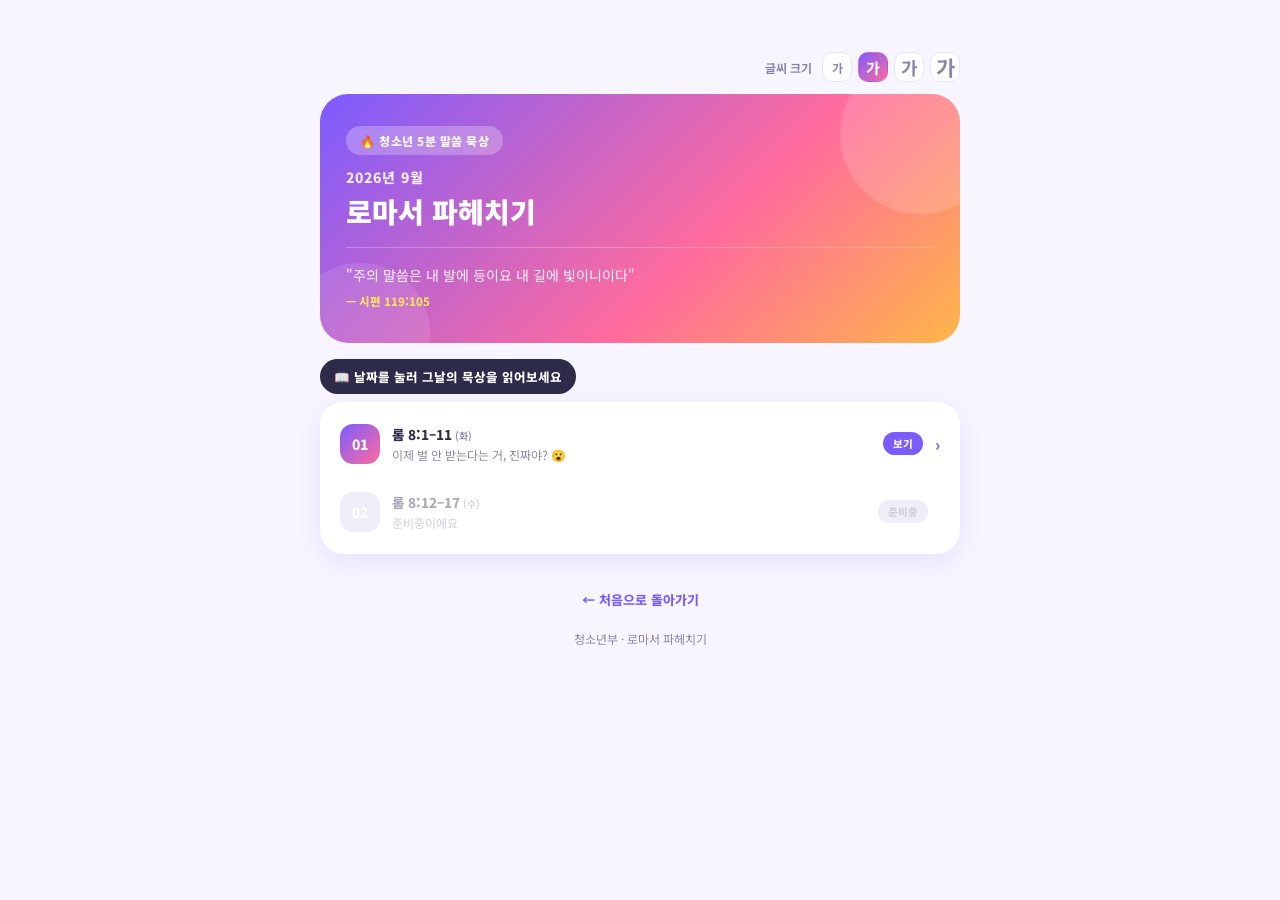
<file: 2026년/9월/index.html>
<!DOCTYPE html>
<html lang="ko">
<head>
<meta charset="UTF-8">
<meta name="viewport" content="width=device-width, initial-scale=1.0, viewport-fit=cover">
<title>2026년 9월 · Youth Bible Reflection</title>

<link rel="manifest" href="../../manifest.json">
<meta name="theme-color" content="#7C5CFF">

<meta name="apple-mobile-web-app-capable" content="yes">
<meta name="apple-mobile-web-app-status-bar-style" content="black-translucent">
<meta name="apple-mobile-web-app-title" content="청소년 묵상">
<meta name="mobile-web-app-capable" content="yes">

<style>
@import url('https://fonts.googleapis.com/css2?family=Noto+Sans+KR:wght@400;500;700;800;900&display=swap');

:root {
  --fs-scale: 1;
  --purple: #7C5CFF; --pink: #FF6B9D; --orange: #FFB648; --yellow: #FFE45E;
  --mint: #4ECDC4; --dark: #2D2A4A; --bg: #F7F5FF; --white: #FFFFFF;
  --gray: #8A87A6; --border: #E8E6F5;
}
* { margin:0; padding:0; box-sizing:border-box; }
body {
  background: var(--bg); font-family: 'Noto Sans KR', sans-serif; color: var(--dark);
  padding: 20px 16px; padding-top: max(52px, env(safe-area-inset-top) + 12px);
  padding-bottom: max(20px, env(safe-area-inset-bottom));
}
.wrap { max-width: 640px; margin: 0 auto; }

/* 글씨 크기 조절 */
.fs-control { display:flex; align-items:center; justify-content:flex-end; gap:6px; margin-bottom:12px; }
.fs-label { font-size:12px; color: var(--gray); margin-right:4px; font-weight:700; }
.fs-btn {
  font-family: inherit; background: var(--white); border: 1px solid var(--border); border-radius: 10px;
  color: var(--gray); cursor: pointer; width: 30px; height: 30px;
  display: flex; align-items: center; justify-content: center; font-weight:700;
}
.fs-btn:nth-child(2) { font-size: 12px; }
.fs-btn:nth-child(3) { font-size: 15px; }
.fs-btn:nth-child(4) { font-size: 18px; }
.fs-btn:nth-child(5) { font-size: 21px; }
.fs-btn.fs-active { background: linear-gradient(135deg, var(--purple), var(--pink)); color: var(--white); border-color: transparent; }

/* 맨 위로 버튼 */
.scroll-top-btn {
  position: fixed; right: 18px; bottom: max(18px, env(safe-area-inset-bottom) + 10px);
  width: 46px; height: 46px; border-radius: 50%;
  background: linear-gradient(135deg, var(--purple), var(--pink)); color: var(--white);
  border: none; font-size: 18px; cursor: pointer;
  display: none; align-items: center; justify-content: center;
  box-shadow: 0 6px 16px rgba(124,92,255,0.35); z-index: 999;
  opacity: 0; transition: opacity 0.2s ease;
}
.scroll-top-btn.is-visible { display: flex; opacity: 1; }

/* 히어로 */
.hero {
  background: linear-gradient(135deg, var(--purple) 0%, var(--pink) 60%, var(--orange) 100%);
  border-radius: 28px; padding: 32px 26px; position: relative; overflow: hidden; margin-bottom: 16px;
}
.hero::before { content:''; position:absolute; top:-40px; right:-40px; width:160px; height:160px; border-radius:50%; background:rgba(255,255,255,0.15); }
.hero::after { content:''; position:absolute; bottom:-60px; left:-30px; width:140px; height:140px; border-radius:50%; background:rgba(255,255,255,0.1); }
.hero-inner { position:relative; z-index:1; }
.hero-badge {
  display:inline-block; background:rgba(255,255,255,0.25); color:var(--white);
  font-size: calc(12px * var(--fs-scale,1)); font-weight:800; padding:6px 14px; border-radius:100px; margin-bottom:12px;
  letter-spacing: 0.5px;
}
.hero-date { font-size: calc(14px * var(--fs-scale,1)); font-weight:800; color:rgba(255,255,255,0.9); letter-spacing:1px; margin-bottom:4px; }
.hero-title { font-size: calc(28px * var(--fs-scale,1)); font-weight:900; color:var(--white); margin-bottom:14px; }
.hero-verse {
  border-top: 1px solid rgba(255,255,255,0.25); padding-top: 16px; margin-top: 16px;
  font-size: calc(14px * var(--fs-scale,1)); line-height:1.6; color: rgba(255,255,255,0.92);
}
.hero-verse-ref { display:block; margin-top:6px; font-size: calc(11.5px * var(--fs-scale,1)); font-weight:800; color: var(--yellow); }

/* 목차 */
.badge-row { margin-bottom: 8px; }
.pill-badge {
  display:inline-flex; align-items:center; gap:6px;
  background: var(--dark); color: var(--white);
  font-size: calc(12.5px * var(--fs-scale,1)); font-weight:800; padding:8px 14px; border-radius:100px;
}
.toc-card { background: var(--white); border-radius: 24px; padding: 8px; box-shadow: 0 8px 24px rgba(124,92,255,0.12); margin-bottom: 16px; }
.toc-item {
  display: flex; align-items: center; gap: 12px; padding: 14px 12px; border-radius: 18px;
  cursor:pointer; text-decoration:none; color:inherit; width:100%; text-align:left;
  background:none; border:none; font-family:inherit;
}
.toc-item:hover { background: var(--bg); }
.toc-item.is-disabled { opacity: 0.4; cursor:default; }
.toc-item.is-disabled:hover { background:none; }
.toc-num {
  flex: 0 0 40px; height: 40px; border-radius: 13px;
  background: linear-gradient(135deg, var(--purple), var(--pink)); color: var(--white);
  font-weight: 800; font-size: calc(14px * var(--fs-scale,1));
  display: flex; align-items: center; justify-content: center;
}
.toc-num.gray { background: #D8D5EE; }
.toc-info { flex: 1; min-width:0; }
.toc-ref { font-weight: 800; font-size: calc(13.5px * var(--fs-scale,1)); color: var(--dark); }
.toc-dow { font-size: 0.75em; font-weight:600; color: var(--gray); margin-left:3px; }
.toc-theme { font-size: calc(12px * var(--fs-scale,1)); color: var(--gray); margin-top: 2px; }
.toc-tag {
  flex: 0 0 auto; font-size: calc(10.5px * var(--fs-scale,1)); font-weight: 800; color: var(--white);
  background: var(--purple); padding: 4px 10px; border-radius: 100px;
}
.toc-tag.soon { background: #D8D5EE; color: var(--gray); }
.toc-arrow { flex: 0 0 auto; color: var(--purple); font-size: calc(16px * var(--fs-scale,1)); font-weight:800; }
@media (max-width: 480px) {
  .toc-item { flex-wrap: wrap; row-gap: 6px; }
  .toc-ref { flex-basis: 100px; }
  .toc-theme { order: 5; flex: 1 1 100%; margin-top: 2px; padding-left: 52px; }
}

.footer-links { text-align:center; padding: 16px 0 8px; }
.footer-links a { color: var(--purple); font-weight:800; font-size:13px; text-decoration:none; }
.footer-note { text-align: center; padding: 12px; font-size: 12px; color: var(--gray); }

/* 날짜별 화면 */
#view-day { display:none; }
.back-link { display:inline-block; margin-bottom: 14px; font-size: calc(13px * var(--fs-scale,1)); font-weight: 800; color: var(--purple); text-decoration: none; background:none; border:none; cursor:pointer; font-family:inherit; padding:0; }

.day-card { background: var(--white); border-radius: 24px; padding: 26px 22px; box-shadow: 0 8px 24px rgba(124,92,255,0.1); }
.day-header-row { display:flex; align-items:center; gap:10px; margin-bottom: 6px; }
.day-num-chip {
  width:32px; height:32px; border-radius:11px; background: linear-gradient(135deg, var(--purple), var(--pink));
  color:var(--white); font-weight:800; font-size: calc(13px * var(--fs-scale,1)); display:flex; align-items:center; justify-content:center; flex-shrink:0;
}
.day-date-label { font-size: calc(12.5px * var(--fs-scale,1)); font-weight:800; color: var(--gray); letter-spacing:0.5px; }

/* 오디오 */
.audio-row { display:flex; align-items:center; justify-content:flex-end; gap:6px; margin: 10px 0 14px; }
.audio-play-btn {
  width: 26px; height: 26px; border-radius: 50%; background: linear-gradient(135deg, var(--purple), var(--pink));
  color: var(--white); border: none; cursor: pointer; display:flex; align-items:center; justify-content:center; font-size:10px;
}
.audio-status { font-size: calc(10.5px * var(--fs-scale,1)); font-weight:700; color: var(--gray); margin-right:2px; }
.audio-speed-group { display:flex; gap:3px; }
.speed-btn {
  font-family:inherit; font-size: calc(10px * var(--fs-scale,1)); font-weight:800; color: var(--gray);
  background: var(--bg); border: 1px solid var(--border); border-radius:100px; padding:3px 8px; cursor:pointer;
}
.speed-btn.is-active { background: var(--purple); color: var(--white); border-color: var(--purple); }

.day-title { font-size: calc(21px * var(--fs-scale,1)); font-weight: 900; color: var(--dark); margin-bottom: 16px; }

.scripture-box {
  background: linear-gradient(135deg, #F3F0FF, #FFF0F5);
  border-radius: 18px; padding: 20px; margin-bottom: 8px;
  font-size: calc(15px * var(--fs-scale,1)); line-height: 1.9; color: var(--dark); text-align: justify; word-break: keep-all;
}
.scripture-box .vnum { color: var(--purple); font-weight: 900; font-size: calc(11.5px * var(--fs-scale,1)); margin-right: 2px; }
.scripture-note { font-size: calc(11px * var(--fs-scale,1)); color: var(--gray); text-align:right; margin: 4px 2px 16px; }

.section-block { margin: 18px 0; }
.chip { display:inline-block; font-size: calc(12px * var(--fs-scale,1)); font-weight: 800; padding: 6px 12px; border-radius: 100px; color: var(--white); margin-bottom: 10px; }
.chip--med { background: var(--mint); }
.chip--app { background: var(--orange); }
.chip--pray { background: var(--pink); }
.section-text { font-size: calc(14.5px * var(--fs-scale,1)); line-height: 1.8; color: var(--dark); text-align: justify; word-break: keep-all; }

.nav-row { display:flex; justify-content: space-between; margin-top: 20px; padding-top: 14px; border-top: 1px dashed var(--border); font-size: calc(12.5px * var(--fs-scale,1)); font-weight: 800; color: var(--gray); }
.nav-row a { color: inherit; text-decoration:none; }
</style>
</head>
<body>

<div class="wrap">

  <div class="fs-control" id="fs-control">
    <span class="fs-label">글씨 크기</span>
    <button class="fs-btn" data-scale="0.9" onclick="setFontScale(0.9)">가</button>
    <button class="fs-btn fs-active" data-scale="1" onclick="setFontScale(1)">가</button>
    <button class="fs-btn" data-scale="1.15" onclick="setFontScale(1.15)">가</button>
    <button class="fs-btn" data-scale="1.3" onclick="setFontScale(1.3)">가</button>
  </div>

  <!-- ===== 표지 + 목차 ===== -->
  <div id="view-cover">
    <div class="hero">
      <div class="hero-inner">
        <div class="hero-badge">🔥 청소년 5분 말씀 묵상</div>
        <div class="hero-date">2026년 9월</div>
        <div class="hero-title">로마서 파헤치기</div>
        <div class="hero-verse">
          "주의 말씀은 내 발에 등이요 내 길에 빛이니이다"
          <span class="hero-verse-ref">— 시편 119:105</span>
        </div>
      </div>
    </div>

    <div class="badge-row"><span class="pill-badge">📖 날짜를 눌러 그날의 묵상을 읽어보세요</span></div>

    <div class="toc-card"><ul style="list-style:none;" id="toc-list"></ul></div>

    <div class="footer-links"><a href="../../index.html">&larr; 처음으로 돌아가기</a></div>
    <div class="footer-note">청소년부 · 로마서 파헤치기</div>
  </div>

  <!-- ===== 날짜별 화면 ===== -->
  <div id="view-day">
    <button class="back-link" onclick="showCover()">&larr; 9월 목차로</button>

    <div class="day-card">
      <div class="day-header-row">
        <div class="day-num-chip" id="d-num">01</div>
        <div class="day-date-label" id="d-date">8월 1일 · 로마서 1:1-7</div>
      </div>

      <div class="audio-row">
        <button class="audio-play-btn" id="audio-play-btn" onclick="togglePlay()"><span id="audio-play-icon">▶</span></button>
        <div class="audio-status" id="audio-status">듣기</div>
        <div class="audio-speed-group">
          <button class="speed-btn is-active" data-rate="1" onclick="setRate(1)">1x</button>
          <button class="speed-btn" data-rate="1.25" onclick="setRate(1.25)">1.25x</button>
          <button class="speed-btn" data-rate="1.5" onclick="setRate(1.5)">1.5x</button>
        </div>
      </div>

      <div class="day-title" id="d-theme">바울이 자기소개 하는 날 👋</div>
      <div id="d-body"></div>

      <div class="nav-row">
        <a onclick="showCover()">&larr; 목차로</a>
        <span id="d-nav-next">다음 (준비중)</span>
      </div>
    </div>
  </div>

</div>

<button class="scroll-top-btn" id="scroll-top-btn" onclick="scrollToTop()" aria-label="맨 위로"><span>↑</span></button>

<script>
const days = [
  {n:1, date:"09.01", ref:"8:1&ndash;11", theme:"이제 벌 안 받는다는 거, 진짜야? 😮", ready:true,
    scripture:'<span class="vnum">1</span>그러므로 이제 그리스도 예수 안에 있는 자에게는 결코 정죄함이 없나니 <span class="vnum">2</span>이는 그리스도 예수 안에 있는 생명의 성령의 법이 죄와 사망의 법에서 너를 해방하였음이라 <span class="vnum">6</span>육신의 생각은 사망이요 영의 생각은 생명과 평안이니라 <span class="vnum">9</span>만일 너희 속에 하나님의 영이 거하시면 너희가 육신에 있지 아니하고 영에 있나니 <span class="vnum">11</span>예수를 죽은 자 가운데서 살리신 이의 영이 너희 안에 거하시면 그리스도 예수를 죽은 자 가운데서 살리신 이가 너희 안에 거하시는 그의 영으로 말미암아 너희 죽을 몸도 살리시리라',
    meditation:'로마서 7장 끝에서 바울은 "나는 왜 이럴까..." 하면서 완전 자책 모드였어. 근데 8장 첫 줄에서 갑자기 분위기가 바뀌어 — "그러므로 이제 정죄함이 없나니"! 이게 무슨 뜻이냐면, 예수님 믿는 사람은 실수하고 넘어져도 하나님이 "너 이제 끝났어" 하고 벌주려고 기다리시는 분이 아니라는 거야. 시험 망쳤다고 부모님이 평생 미워하는 게 아니듯이, 하나님도 우리가 넘어질 때마다 관계를 끊으시는 분이 아니셔.',
    application:'요즘 "나 진짜 구제불능인가" 싶었던 순간이 있었어? 그 죄책감을 오늘 하나님 앞에 그냥 내려놔 보자. 하나님은 이미 "정죄함이 없다"고 말씀하셨으니까.',
    prayer:'하나님, 제가 잘못해도 하나님이 저를 버리지 않으신다는 거 믿게 해주세요. 오늘 하루 죄책감 말고 자유함으로 살게 해주세요. 예수님 이름으로 기도합니다. 아멘.',
    note:'* 8:1-11 중 핵심 구절만 뽑았어요'},
  {n:2, date:"09.02", ref:"8:12&ndash;17", theme:"준비중이에요", ready:false},
];

function getWeekdayLabel(n) {
  const labels = ['주일','월','화','수','목','금','토'];
  const d = new Date(2026, 8, n);
  return labels[d.getDay()];
}

function buildTOC() {
  const list = document.getElementById('toc-list');
  list.innerHTML = days.map(d => `
    <li>
      <button class="toc-item ${d.ready ? '' : 'is-disabled'}" onclick="${d.ready ? `openDay(${d.n})` : 'return false'}">
        <div class="toc-num ${d.ready ? '' : 'gray'}">${String(d.n).padStart(2,'0')}</div>
        <div class="toc-info">
          <div><span class="toc-ref">롬 ${d.ref}</span><span class="toc-dow">(${getWeekdayLabel(d.n)})</span></div>
          <div class="toc-theme">${d.theme}</div>
        </div>
        ${d.ready ? '<span class="toc-tag">보기</span>' : '<span class="toc-tag soon">준비중</span>'}
        <span class="toc-arrow">${d.ready ? '›' : ''}</span>
      </button>
    </li>
  `).join('');
}

function openDay(n) {
  const d = days.find(x => x.n === n);
  if (!d || !d.ready) return;
  stopSpeech();
  currentDay = d;
  document.getElementById('d-num').textContent = String(d.n).padStart(2,'0');
  document.getElementById('d-date').textContent = `9월 ${d.n}일 · 로마서 ${d.ref.replace(/&ndash;/,'-')}`;
  document.getElementById('d-theme').textContent = d.theme;
  document.getElementById('d-body').innerHTML = `
    <div class="scripture-box">${d.scripture}</div>
    ${d.note ? `<div class="scripture-note">${d.note}</div>` : ''}
    <div class="section-block"><span class="chip chip--med">💬 묵상</span><div class="section-text">${d.meditation}</div></div>
    <div class="section-block"><span class="chip chip--app">✅ 적용</span><div class="section-text">${d.application}</div></div>
    <div class="section-block"><span class="chip chip--pray">🙏 기도</span><div class="section-text">${d.prayer}</div></div>
  `;
  const next = days.find(x => x.n === n+1);
  document.getElementById('d-nav-next').textContent = next ? `${n+1}일차 (${next.ready ? '보기' : '준비중'})` : '마지막 날이에요';
  document.getElementById('view-cover').style.display = 'none';
  document.getElementById('view-day').style.display = 'block';
  window.scrollTo(0,0);
}

function showCover() {
  stopSpeech();
  document.getElementById('view-day').style.display = 'none';
  document.getElementById('view-cover').style.display = 'block';
  window.scrollTo(0,0);
}

/* TTS (음질 우선 고정) */
let currentDay=null, currentUtterance=null, currentRate=1, isSpeaking=false, koVoiceCache=null;
function pickBestKoreanVoice() {
  if (koVoiceCache) return koVoiceCache;
  const voices = window.speechSynthesis ? window.speechSynthesis.getVoices() : [];
  const ko = voices.filter(v => v.lang==='ko-KR'||v.lang==='ko_KR'||v.lang==='ko');
  if (!ko.length) return null;
  const ranked = ko.slice().sort((a,b)=>{
    const isHQ = v => /neural|premium|enhanced|natural|yuna|sora|online|google/i.test(v.name);
    const score = v => (isHQ(v)?3:0) + (!v.localService?2:0);
    return score(b)-score(a);
  });
  koVoiceCache = ranked[0];
  return koVoiceCache;
}
if (window.speechSynthesis) window.speechSynthesis.onvoiceschanged = () => { koVoiceCache = null; };

function getSpeechText(d) {
  const tmp = document.createElement('div');
  tmp.innerHTML = d.scripture.replace(/<span class="vnum">\d+<\/span>/g,' ');
  const s = tmp.textContent.replace(/\s+/g,' ').trim();
  return `${s}. 묵상. ${d.meditation} 적용. ${d.application} 기도. ${d.prayer}`;
}
function updateAudioUI() {
  const icon = document.getElementById('audio-play-icon');
  const status = document.getElementById('audio-status');
  if (!icon) return;
  if (isSpeaking) { icon.textContent='❚❚'; status.textContent='듣는 중 · '+currentRate+'x'; }
  else { icon.textContent='▶'; status.textContent='듣기'; }
}
function speakFromStart() {
  if (!currentDay || !window.speechSynthesis) return;
  window.speechSynthesis.cancel();
  const utter = new SpeechSynthesisUtterance(getSpeechText(currentDay));
  utter.lang='ko-KR'; utter.rate=currentRate;
  const v = pickBestKoreanVoice(); if (v) utter.voice=v;
  utter.onend=()=>{isSpeaking=false;updateAudioUI();};
  utter.onerror=()=>{isSpeaking=false;updateAudioUI();};
  currentUtterance=utter;
  window.speechSynthesis.speak(utter);
  isSpeaking=true; updateAudioUI();
}
function togglePlay() {
  if (!window.speechSynthesis) { alert('이 브라우저는 음성 읽기를 지원하지 않습니다.'); return; }
  if (isSpeaking && window.speechSynthesis.speaking && !window.speechSynthesis.paused) { window.speechSynthesis.pause(); isSpeaking=false; updateAudioUI(); return; }
  if (window.speechSynthesis.paused) { window.speechSynthesis.resume(); isSpeaking=true; updateAudioUI(); return; }
  speakFromStart();
}
function stopSpeech() { if (window.speechSynthesis) window.speechSynthesis.cancel(); isSpeaking=false; currentUtterance=null; }
function setRate(r) {
  currentRate=r;
  document.querySelectorAll('.speed-btn').forEach(b=>b.classList.toggle('is-active', parseFloat(b.dataset.rate)===r));
  if (isSpeaking || (window.speechSynthesis && window.speechSynthesis.speaking)) speakFromStart();
  updateAudioUI();
}

/* 글씨 크기 */
function setFontScale(scale) {
  document.documentElement.style.setProperty('--fs-scale', scale);
  document.querySelectorAll('.fs-btn').forEach(b=>b.classList.toggle('fs-active', parseFloat(b.dataset.scale)===scale));
  try { localStorage.setItem('fsScaleYouth', String(scale)); } catch(e) {}
}
(function initFontScale(){
  let s=null; try { s=localStorage.getItem('fsScaleYouth'); } catch(e) {}
  if (s) {
    document.documentElement.style.setProperty('--fs-scale', s);
    window.addEventListener('DOMContentLoaded', ()=>{
      document.querySelectorAll('.fs-btn').forEach(b=>b.classList.toggle('fs-active', parseFloat(b.dataset.scale)===parseFloat(s)));
    });
  }
})();

/* 맨 위로 */
function scrollToTop(){ window.scrollTo({top:0, behavior:'smooth'}); }
(function initScrollTop(){
  const btn=document.getElementById('scroll-top-btn');
  if(!btn) return;
  window.addEventListener('scroll', ()=>{
    if (window.scrollY>400) btn.classList.add('is-visible'); else btn.classList.remove('is-visible');
  });
})();

buildTOC();
if ('serviceWorker' in navigator) {
  window.addEventListener('load', ()=>{ navigator.serviceWorker.register('../../sw.js').catch(()=>{}); });
}
</script>
</body>
</html>
</file>
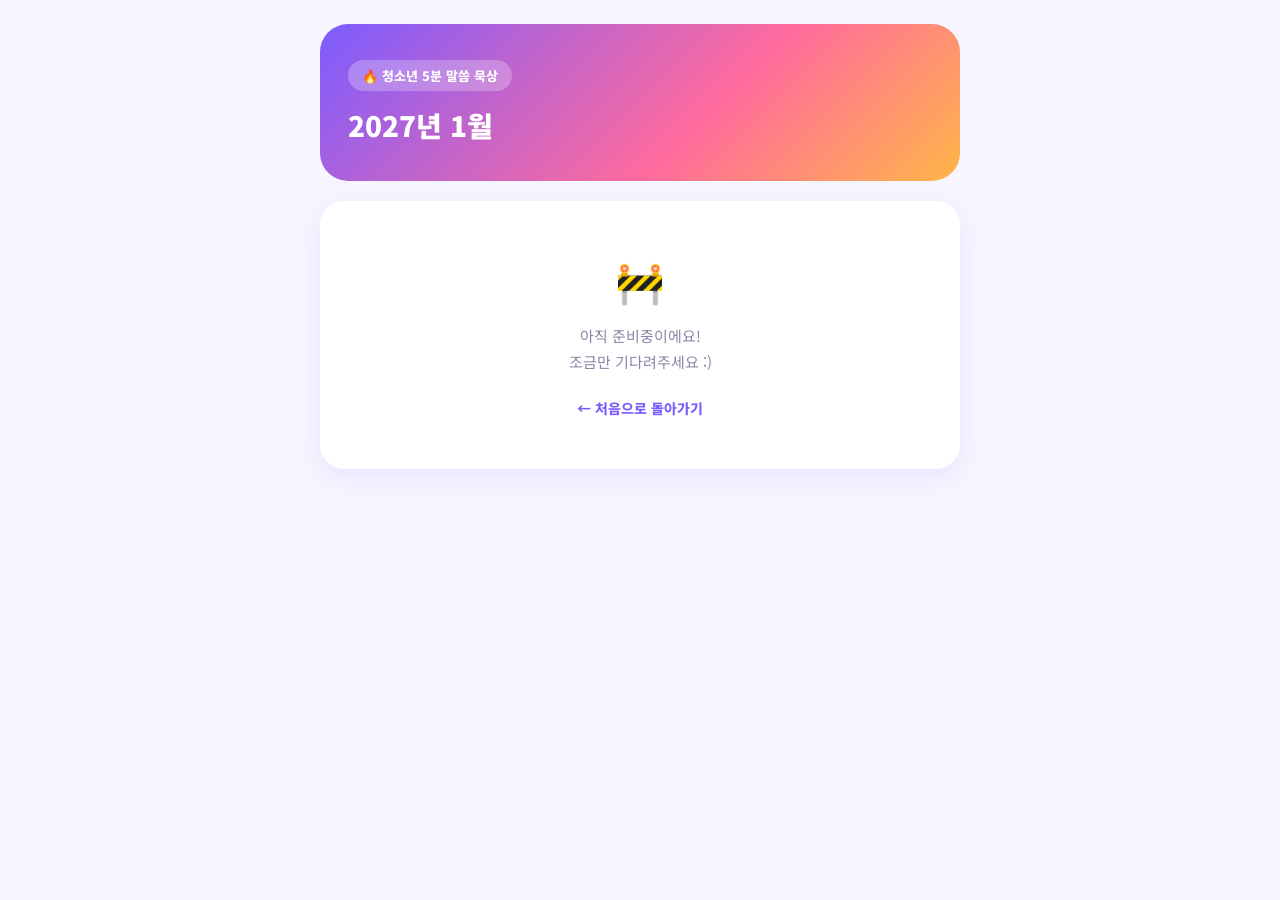
<file: 2027년/1월/index.html>
<!DOCTYPE html>
<html lang="ko">
<head>
<meta charset="UTF-8">
<meta name="viewport" content="width=device-width, initial-scale=1.0">
<title>준비중 · Youth Bible Reflection</title>
<style>
@import url('https://fonts.googleapis.com/css2?family=Noto+Sans+KR:wght@400;700;900&display=swap');
:root { --purple:#7C5CFF; --pink:#FF6B9D; --orange:#FFB648; --dark:#2D2A4A; --bg:#F7F5FF; --white:#FFFFFF; }
* { margin:0; padding:0; box-sizing:border-box; }
body { background: var(--bg); font-family:'Noto Sans KR',sans-serif; color:var(--dark); padding:24px 16px; }
.wrap { max-width:640px; margin:0 auto; }
.hero { background: linear-gradient(135deg, var(--purple), var(--pink) 60%, var(--orange)); border-radius:28px; padding:36px 28px; margin-bottom:20px; }
.hero-badge { display:inline-block; background:rgba(255,255,255,0.25); color:var(--white); font-size:13px; font-weight:800; padding:6px 14px; border-radius:100px; margin-bottom:14px; }
.hero-title { font-size:28px; font-weight:900; color:var(--white); }
.soon-card { background:var(--white); border-radius:24px; padding:50px 28px; text-align:center; box-shadow:0 8px 24px rgba(124,92,255,0.1); }
.soon-icon { font-size:40px; margin-bottom:14px; }
.soon-text { font-size:15px; color:#8A87A6; line-height:1.7; }
.back-link { display:inline-block; margin-top:24px; font-size:14px; font-weight:800; color:var(--purple); text-decoration:none; }
</style>
</head>
<body>
<div class="wrap">
  <div class="hero">
    <div class="hero-badge">🔥 청소년 5분 말씀 묵상</div>
    <div class="hero-title">2027년 1월</div>
  </div>
  <div class="soon-card">
    <div class="soon-icon">🚧</div>
    <div class="soon-text">아직 준비중이에요!<br>조금만 기다려주세요 :)</div>
    <a class="back-link" href="../../index.html">&larr; 처음으로 돌아가기</a>
  </div>
</div>
</body>
</html>
</file>
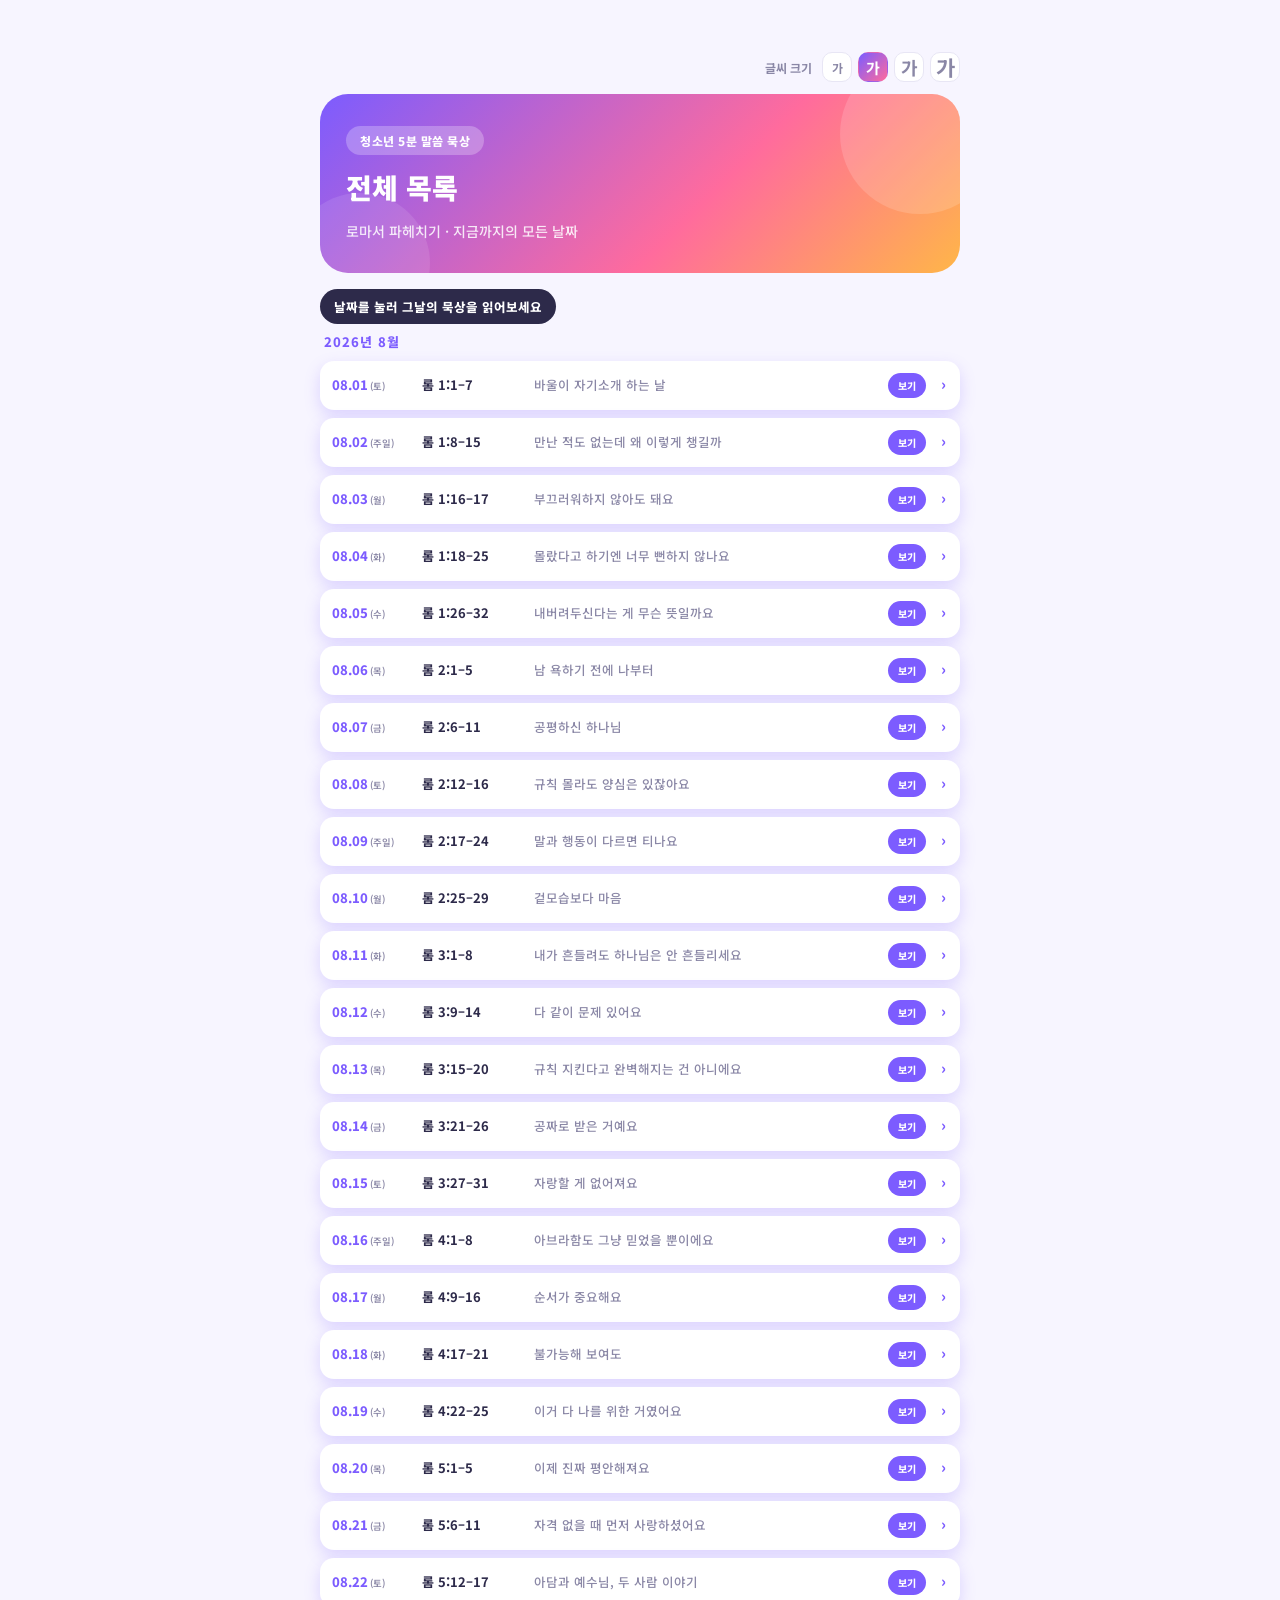
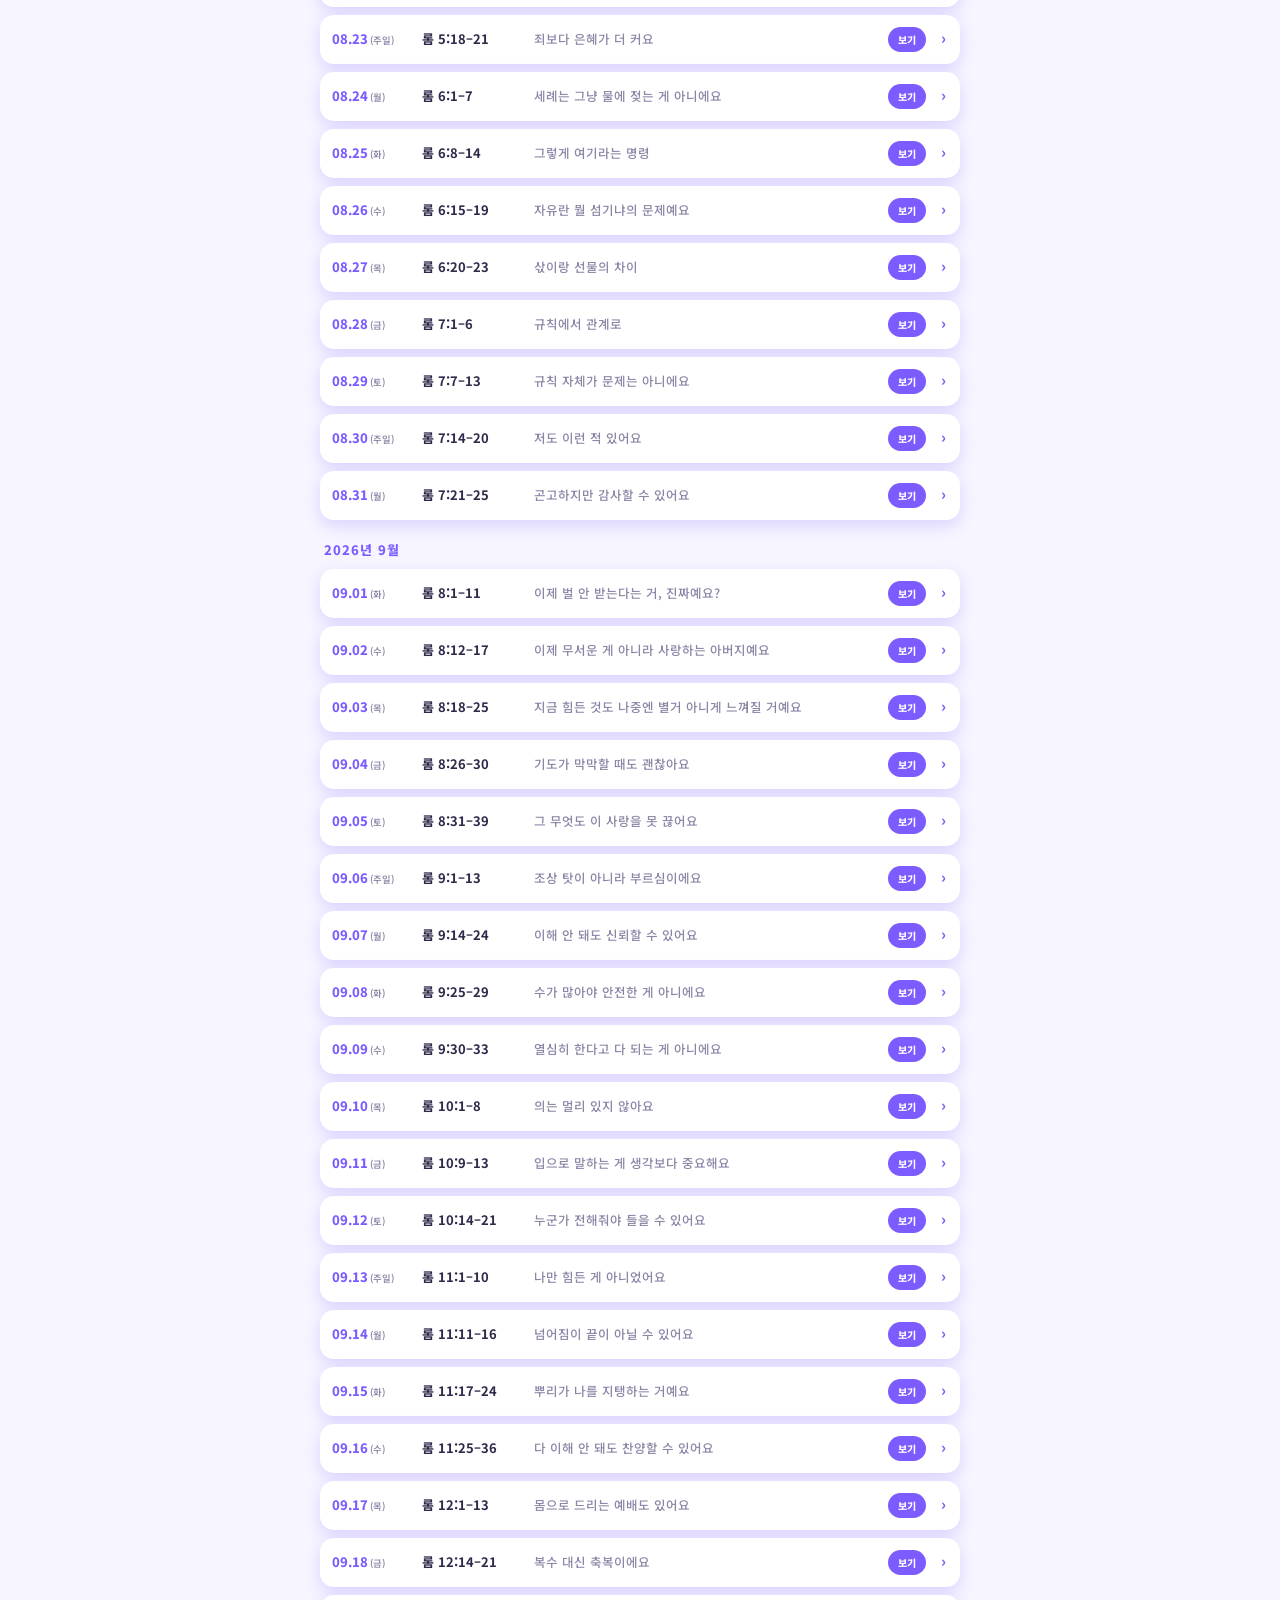
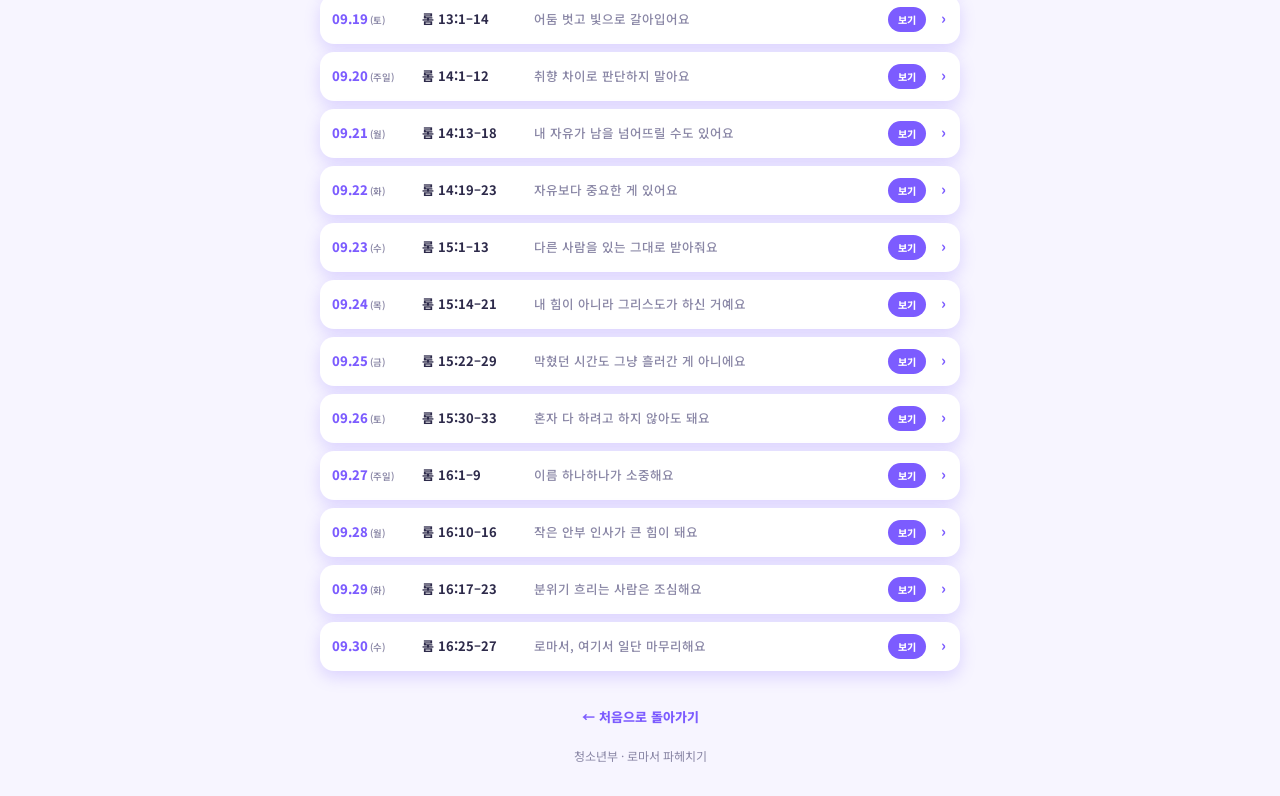
<file: archive.html>
<!DOCTYPE html>
<html lang="ko">
<head>
<meta charset="UTF-8">
<meta name="viewport" content="width=device-width, initial-scale=1.0, viewport-fit=cover">
<title>전체 목록 · Youth Bible Reflection</title>

<meta property="og:type" content="website">
<meta property="og:site_name" content="Youth Bible Reflection">
<meta property="og:title" content="청소년 5분 말씀 묵상 - 전체 목록">
<meta property="og:description" content="대전성은교회 청소년부 - 하루 5분이면 충분해요. 로마서를 청소년 눈높이로 풀어드립니다.">
<meta property="og:image" content="https://ksk0203-oss.github.io/youth-bible-reflection/og-image.png">
<meta property="og:image:width" content="1200">
<meta property="og:image:height" content="630">
<meta name="twitter:card" content="summary_large_image">

<link rel="manifest" href="manifest.json">
<meta name="theme-color" content="#7C5CFF">
<meta name="apple-mobile-web-app-capable" content="yes">
<meta name="apple-mobile-web-app-status-bar-style" content="black-translucent">
<meta name="apple-mobile-web-app-title" content="청소년 묵상">
<meta name="mobile-web-app-capable" content="yes">

<link rel="stylesheet" href="css/style.css">
</head>
<body>

<div class="wrap">

  <div class="fs-control" id="fs-control">
    <span class="fs-label">글씨 크기</span>
    <button class="fs-btn" data-scale="0.9" onclick="setFontScale(0.9)">가</button>
    <button class="fs-btn fs-active" data-scale="1" onclick="setFontScale(1)">가</button>
    <button class="fs-btn" data-scale="1.15" onclick="setFontScale(1.15)">가</button>
    <button class="fs-btn" data-scale="1.3" onclick="setFontScale(1.3)">가</button>
  </div>

  <div class="hero">
    <div class="hero-inner">
      <div class="hero-badge">청소년 5분 말씀 묵상</div>
      <div class="hero-title">전체 목록</div>
      <div class="hero-sub">로마서 파헤치기 · 지금까지의 모든 날짜</div>
    </div>
  </div>

  <div class="badge-row"><span class="pill-badge">날짜를 눌러 그날의 묵상을 읽어보세요</span></div>

  <div id="list-container"></div>

  <div class="footer-links"><a href="index.html">&larr; 처음으로 돌아가기</a></div>
  <div class="footer-note">청소년부 · 로마서 파헤치기</div>
</div>

<button class="scroll-top-btn" id="scroll-top-btn" onclick="scrollToTop()" aria-label="맨 위로"><span>↑</span></button>

<script src="js/app.js"></script>
<script>
async function init() {
  const container = document.getElementById('list-container');
  const params = new URLSearchParams(window.location.search);
  const monthFilter = params.get('month');

  let posts;
  try {
    posts = await loadPosts('data/posts.json');
  } catch (e) {
    container.innerHTML = '<div class="empty-state"><div class="empty-icon">⚠️</div><div class="empty-text">목록을 불러오지 못했습니다.<br>잠시 후 다시 시도해주세요.</div></div>';
    return;
  }

  if (!posts.length) {
    container.innerHTML = '<div class="empty-state"><div class="empty-icon">📭</div><div class="empty-text">아직 등록된 묵상이 없어요.</div></div>';
    return;
  }

  // 연/월별로 그룹화
  const groups = {};
  posts.forEach(p => {
    const key = `${p.year}-${String(p.month).padStart(2,'0')}`;
    if (!groups[key]) groups[key] = [];
    groups[key].push(p);
  });

  let sortedKeys = Object.keys(groups).sort();
  if (monthFilter) {
    sortedKeys = sortedKeys.filter(k => k === monthFilter);
    if (!sortedKeys.length) {
      container.innerHTML = '<div class="empty-state"><div class="empty-icon">🔍</div><div class="empty-text">해당 달의 기록이 없어요.</div></div>';
      return;
    }
  }

  let html = '';
  if (monthFilter) {
    html += `<div style="margin-bottom:12px;"><a href="archive.html" style="text-decoration:none; color:var(--purple); font-weight:800; font-size:13px;">&larr; 전체 달 보기</a></div>`;
  }
  sortedKeys.forEach(key => {
    const [y, m] = key.split('-');
    html += `<div class="month-label" id="month-${key}">${y}년 ${parseInt(m)}월</div>`;
    html += '<div class="toc-card">';
    groups[key].sort((a,b) => a.day - b.day).forEach(p => {
      const dow = getWeekdayLabel(p.year, p.month, p.day);
      if (p.ready) {
        html += `
          <a class="toc-item" href="posts/detail.html?id=${p.id}">
            <span class="toc-date-num">${p.date_label}<span class="toc-dow">(${dow})</span></span>
            <span class="toc-ref">롬 ${p.ref}</span>
            <span class="toc-theme-text">${p.theme}</span>
            <span class="toc-tag">보기</span>
            <span class="toc-arrow">›</span>
          </a>`;
      } else {
        html += `
          <div class="toc-item is-disabled">
            <span class="toc-date-num">${p.date_label}<span class="toc-dow">(${dow})</span></span>
            <span class="toc-ref">롬 ${p.ref || ''}</span>
            <span class="toc-theme-text">${p.theme || '준비중이에요'}</span>
            <span class="toc-tag soon">준비중</span>
            <span class="toc-arrow"></span>
          </div>`;
      }
    });
    html += '</div>';
  });

  container.innerHTML = html;
}
init();
</script>
</body>
</html>
</file>
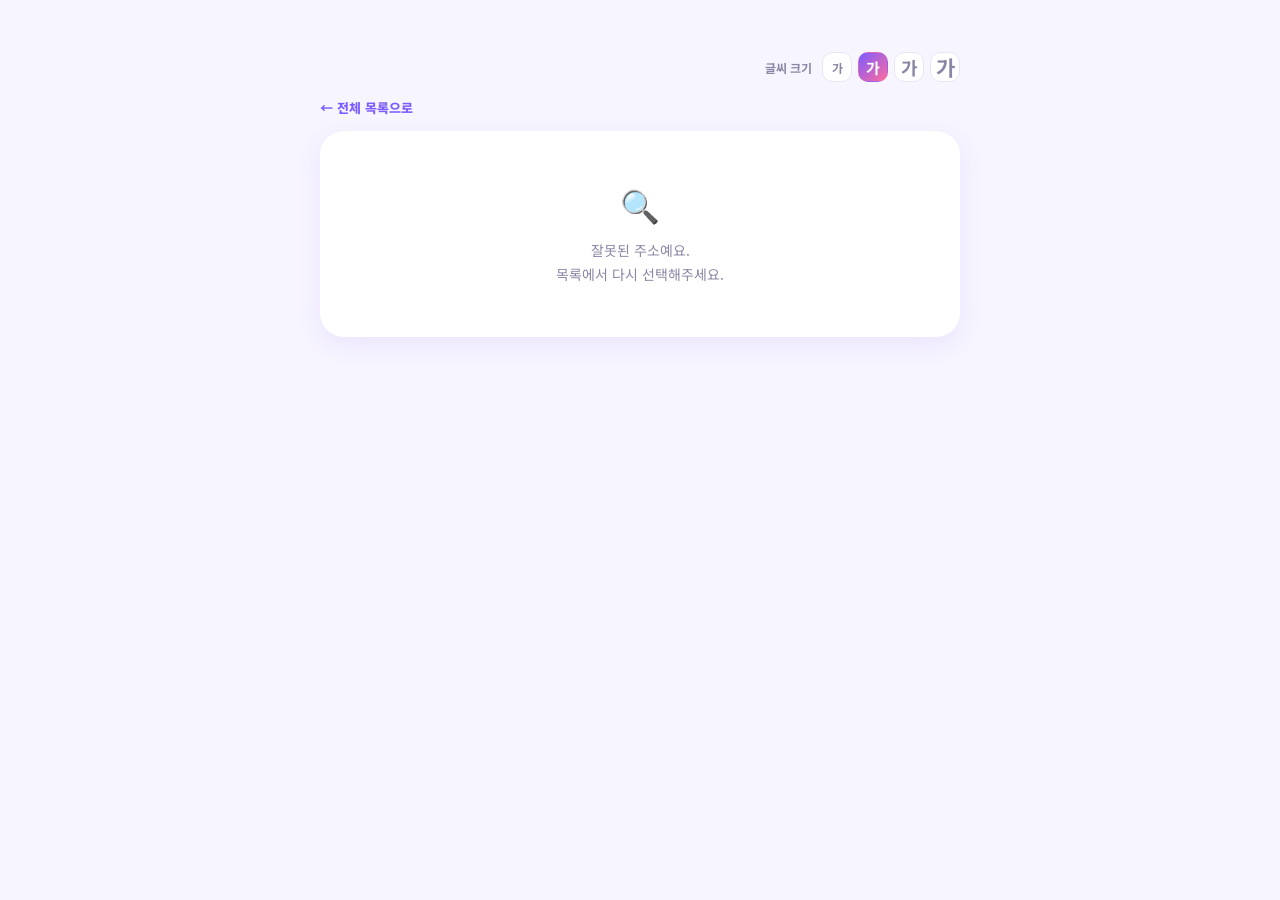
<file: posts/detail.html>
<!DOCTYPE html>
<html lang="ko">
<head>
<meta charset="UTF-8">
<meta name="viewport" content="width=device-width, initial-scale=1.0, viewport-fit=cover">
<title>오늘의 묵상 · Youth Bible Reflection</title>

<link rel="manifest" href="../manifest.json">
<meta name="theme-color" content="#7C5CFF">
<meta name="apple-mobile-web-app-capable" content="yes">
<meta name="apple-mobile-web-app-status-bar-style" content="black-translucent">
<meta name="apple-mobile-web-app-title" content="청소년 묵상">
<meta name="mobile-web-app-capable" content="yes">

<link rel="stylesheet" href="../css/style.css">
</head>
<body>

<div class="wrap">

  <div class="fs-control" id="fs-control">
    <span class="fs-label">글씨 크기</span>
    <button class="fs-btn" data-scale="0.9" onclick="setFontScale(0.9)">가</button>
    <button class="fs-btn fs-active" data-scale="1" onclick="setFontScale(1)">가</button>
    <button class="fs-btn" data-scale="1.15" onclick="setFontScale(1.15)">가</button>
    <button class="fs-btn" data-scale="1.3" onclick="setFontScale(1.3)">가</button>
  </div>

  <a class="back-link" href="../archive.html">&larr; 전체 목록으로</a>

  <div id="content-container">
    <div class="empty-state"><div class="empty-icon">⏳</div><div class="empty-text">불러오는 중이에요...</div></div>
  </div>

</div>

<button class="scroll-top-btn" id="scroll-top-btn" onclick="scrollToTop()" aria-label="맨 위로"><span>↑</span></button>

<script src="../js/app.js"></script>
<script>
async function init() {
  const container = document.getElementById('content-container');
  const params = new URLSearchParams(window.location.search);
  const id = params.get('id');

  if (!id) {
    container.innerHTML = '<div class="empty-state"><div class="empty-icon">🔍</div><div class="empty-text">잘못된 주소예요.<br>목록에서 다시 선택해주세요.</div></div>';
    return;
  }

  let posts;
  try {
    posts = await loadPosts('../data/posts.json');
  } catch (e) {
    container.innerHTML = '<div class="empty-state"><div class="empty-icon">⚠️</div><div class="empty-text">내용을 불러오지 못했습니다.<br>잠시 후 다시 시도해주세요.</div></div>';
    return;
  }

  const post = posts.find(p => p.id === id);
  if (!post || !post.ready) {
    container.innerHTML = '<div class="empty-state"><div class="empty-icon">🚧</div><div class="empty-text">아직 준비중인 날짜예요.</div></div>';
    return;
  }

  document.title = post.theme + ' · Youth Bible Reflection';
  currentPost = post;

  const idx = posts.filter(p => p.ready).findIndex(p => p.id === id);
  const readyPosts = posts.filter(p => p.ready);
  const next = readyPosts[idx + 1];

  container.innerHTML = `
    <div class="day-card">
      <div class="day-header-row">
        <div class="day-num-chip">${String(post.day).padStart(2,'0')}</div>
        <div class="day-date-label">${post.month}월 ${post.day}일 · 로마서 ${post.ref}</div>
      </div>

      <div class="audio-row">
        <button class="audio-play-btn" id="audio-play-btn" onclick="togglePlay()"><span id="audio-play-icon">▶</span></button>
        <div class="audio-status" id="audio-status">듣기</div>
        <div class="audio-speed-group">
          <button class="speed-btn is-active" data-rate="1" onclick="setRate(1)">1x</button>
          <button class="speed-btn" data-rate="1.25" onclick="setRate(1.25)">1.25x</button>
          <button class="speed-btn" data-rate="1.5" onclick="setRate(1.5)">1.5x</button>
        </div>
      </div>

      <div class="day-title">${post.theme}</div>

      <div class="scripture-box">${post.scripture}</div>
      ${post.note ? `<div class="scripture-note">${post.note}</div>` : ''}

      <div class="section-block"><span class="chip chip--med">묵상</span><div class="section-text">${post.meditation}</div></div>
      <div class="section-block"><span class="chip chip--app">적용</span><div class="section-text">${post.application}</div></div>
      <div class="section-block"><span class="chip chip--pray">기도</span><div class="section-text">${post.prayer}</div></div>

      <div class="nav-row">
        <a href="../archive.html">&larr; 목록으로</a>
        <span>${next ? `다음: ${next.date_label}` : '마지막 날이에요'}</span>
      </div>
    </div>
  `;
}
init();
</script>
</body>
</html>
</file>
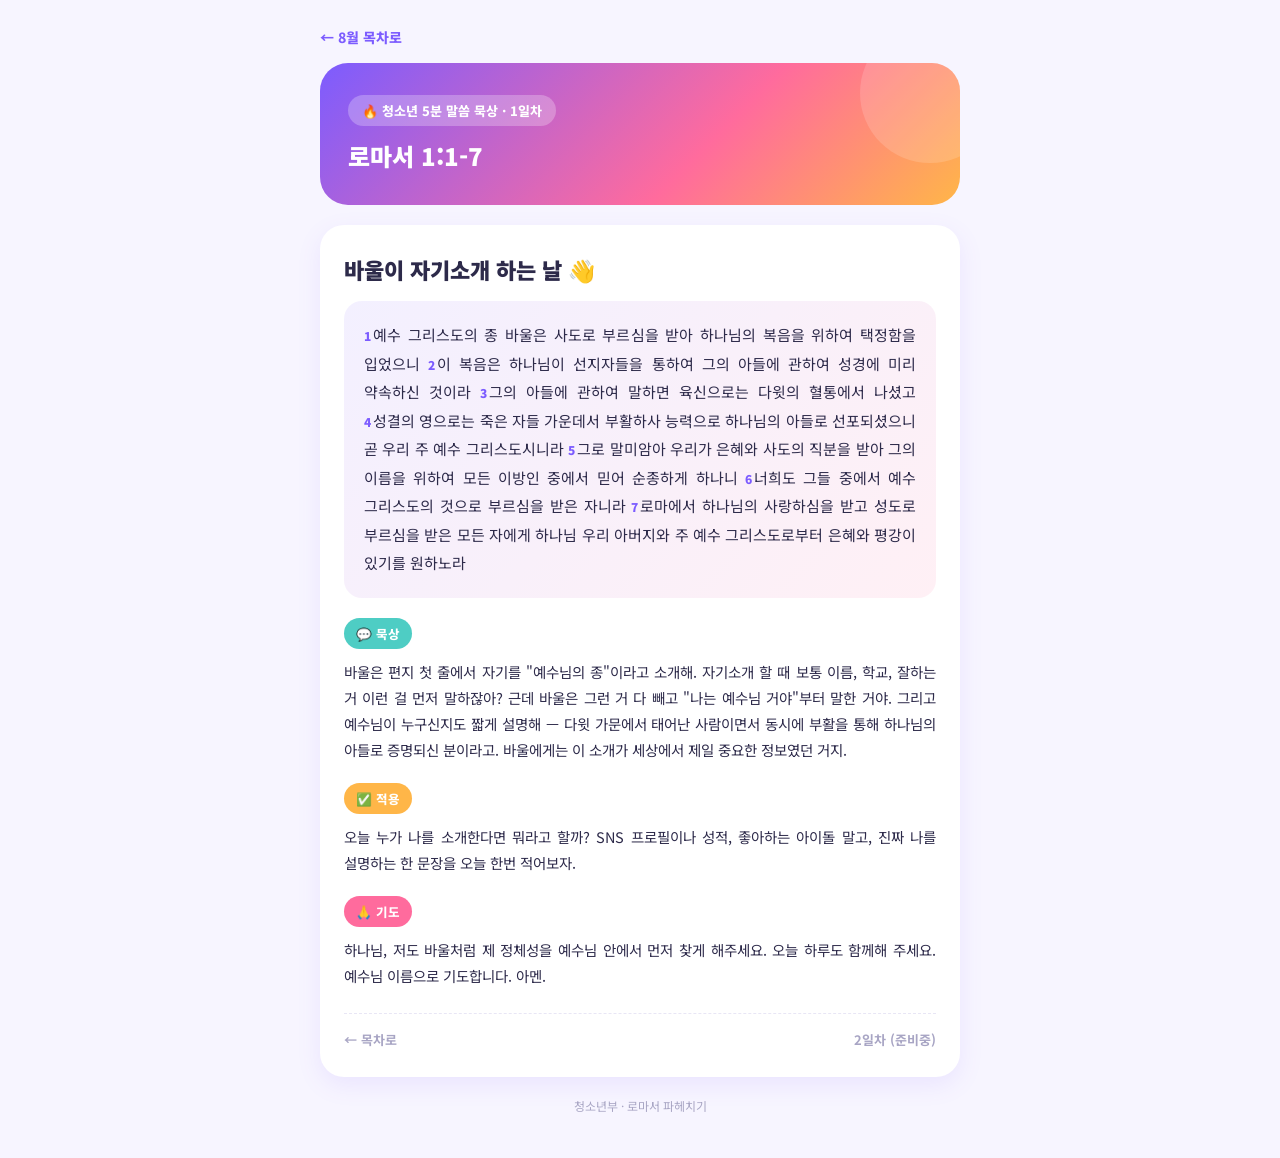
<file: 2026년/8월/day01.html>
<!DOCTYPE html>
<html lang="ko">
<head>
<meta charset="UTF-8">
<meta name="viewport" content="width=device-width, initial-scale=1.0">
<title>1일차 · 로마서 1:1-7 | Youth Bible Reflection</title>
<style>
@import url('https://fonts.googleapis.com/css2?family=Noto+Sans+KR:wght@400;500;700;800;900&display=swap');

:root {
  --purple: #7C5CFF; --pink: #FF6B9D; --orange: #FFB648; --yellow: #FFE45E;
  --mint: #4ECDC4; --dark: #2D2A4A; --bg: #F7F5FF; --white: #FFFFFF;
}
* { margin:0; padding:0; box-sizing:border-box; }
body { background: var(--bg); font-family: 'Noto Sans KR', sans-serif; color: var(--dark); padding: 24px 16px; }
.wrap { max-width: 640px; margin: 0 auto; }

.back-link { display:inline-block; margin-bottom: 16px; font-size: 14px; font-weight: 800; color: var(--purple); text-decoration: none; }

.hero {
  background: linear-gradient(135deg, var(--purple) 0%, var(--pink) 60%, var(--orange) 100%);
  border-radius: 28px; padding: 32px 28px; position: relative; overflow: hidden; margin-bottom: 20px;
}
.hero::before { content:''; position:absolute; top:-40px; right:-40px; width:140px; height:140px; border-radius:50%; background:rgba(255,255,255,0.15); }
.hero-badge { display:inline-block; background:rgba(255,255,255,0.25); color:var(--white); font-size:13px; font-weight:800; padding:6px 14px; border-radius:100px; margin-bottom:12px; position:relative; z-index:1; }
.hero-title { font-size: 24px; font-weight:900; color:var(--white); position:relative; z-index:1; }

.day-card { background: var(--white); border-radius: 24px; padding: 28px 24px; box-shadow: 0 8px 24px rgba(124,92,255,0.1); }
.day-title { font-size: 22px; font-weight: 900; color: var(--dark); margin-bottom: 16px; }

.scripture-box {
  background: linear-gradient(135deg, #F3F0FF, #FFF0F5);
  border-radius: 18px; padding: 20px; margin-bottom: 20px;
  font-size: 15px; line-height: 1.9; color: var(--dark); text-align: justify; word-break: keep-all;
}
.scripture-box .vnum { color: var(--purple); font-weight: 900; font-size: 12px; margin-right: 2px; }

.section-chip-row { display: flex; align-items: center; gap: 8px; margin: 20px 0 10px; }
.chip { font-size: 12.5px; font-weight: 800; padding: 6px 12px; border-radius: 100px; color: var(--white); }
.chip--med { background: var(--mint); }
.chip--app { background: var(--orange); }
.chip--pray { background: var(--pink); }
.section-text { font-size: 14.5px; line-height: 1.8; color: var(--dark); text-align: justify; word-break: keep-all; }

.nav-row { display:flex; justify-content: space-between; margin-top: 24px; padding-top: 16px; border-top: 1px dashed #E8E6F5; font-size: 13px; font-weight: 700; color: #A8A5C4; }

.footer-note { text-align: center; padding: 20px; font-size: 12px; color: #A8A5C4; }
</style>
</head>
<body>
<div class="wrap">
  <a class="back-link" href="index.html">&larr; 8월 목차로</a>

  <div class="hero">
    <div class="hero-badge">🔥 청소년 5분 말씀 묵상 · 1일차</div>
    <div class="hero-title">로마서 1:1-7</div>
  </div>

  <div class="day-card">
    <div class="day-title">바울이 자기소개 하는 날 👋</div>

    <div class="scripture-box">
      <span class="vnum">1</span>예수 그리스도의 종 바울은 사도로 부르심을 받아 하나님의 복음을 위하여 택정함을 입었으니
      <span class="vnum">2</span>이 복음은 하나님이 선지자들을 통하여 그의 아들에 관하여 성경에 미리 약속하신 것이라
      <span class="vnum">3</span>그의 아들에 관하여 말하면 육신으로는 다윗의 혈통에서 나셨고
      <span class="vnum">4</span>성결의 영으로는 죽은 자들 가운데서 부활하사 능력으로 하나님의 아들로 선포되셨으니 곧 우리 주 예수 그리스도시니라
      <span class="vnum">5</span>그로 말미암아 우리가 은혜와 사도의 직분을 받아 그의 이름을 위하여 모든 이방인 중에서 믿어 순종하게 하나니
      <span class="vnum">6</span>너희도 그들 중에서 예수 그리스도의 것으로 부르심을 받은 자니라
      <span class="vnum">7</span>로마에서 하나님의 사랑하심을 받고 성도로 부르심을 받은 모든 자에게 하나님 우리 아버지와 주 예수 그리스도로부터 은혜와 평강이 있기를 원하노라
    </div>

    <div class="section-chip-row"><span class="chip chip--med">💬 묵상</span></div>
    <div class="section-text">
      바울은 편지 첫 줄에서 자기를 "예수님의 종"이라고 소개해. 자기소개 할 때 보통 이름, 학교, 잘하는 거 이런 걸 먼저 말하잖아? 근데 바울은 그런 거 다 빼고 "나는 예수님 거야"부터 말한 거야. 그리고 예수님이 누구신지도 짧게 설명해 — 다윗 가문에서 태어난 사람이면서 동시에 부활을 통해 하나님의 아들로 증명되신 분이라고. 바울에게는 이 소개가 세상에서 제일 중요한 정보였던 거지.
    </div>

    <div class="section-chip-row"><span class="chip chip--app">✅ 적용</span></div>
    <div class="section-text">
      오늘 누가 나를 소개한다면 뭐라고 할까? SNS 프로필이나 성적, 좋아하는 아이돌 말고, 진짜 나를 설명하는 한 문장을 오늘 한번 적어보자.
    </div>

    <div class="section-chip-row"><span class="chip chip--pray">🙏 기도</span></div>
    <div class="section-text">
      하나님, 저도 바울처럼 제 정체성을 예수님 안에서 먼저 찾게 해주세요. 오늘 하루도 함께해 주세요. 예수님 이름으로 기도합니다. 아멘.
    </div>

    <div class="nav-row">
      <a href="index.html" style="color:inherit; text-decoration:none;">&larr; 목차로</a>
      <span>2일차 (준비중)</span>
    </div>
  </div>

  <div class="footer-note">청소년부 · 로마서 파헤치기</div>
</div>
</body>
</html>
</file>
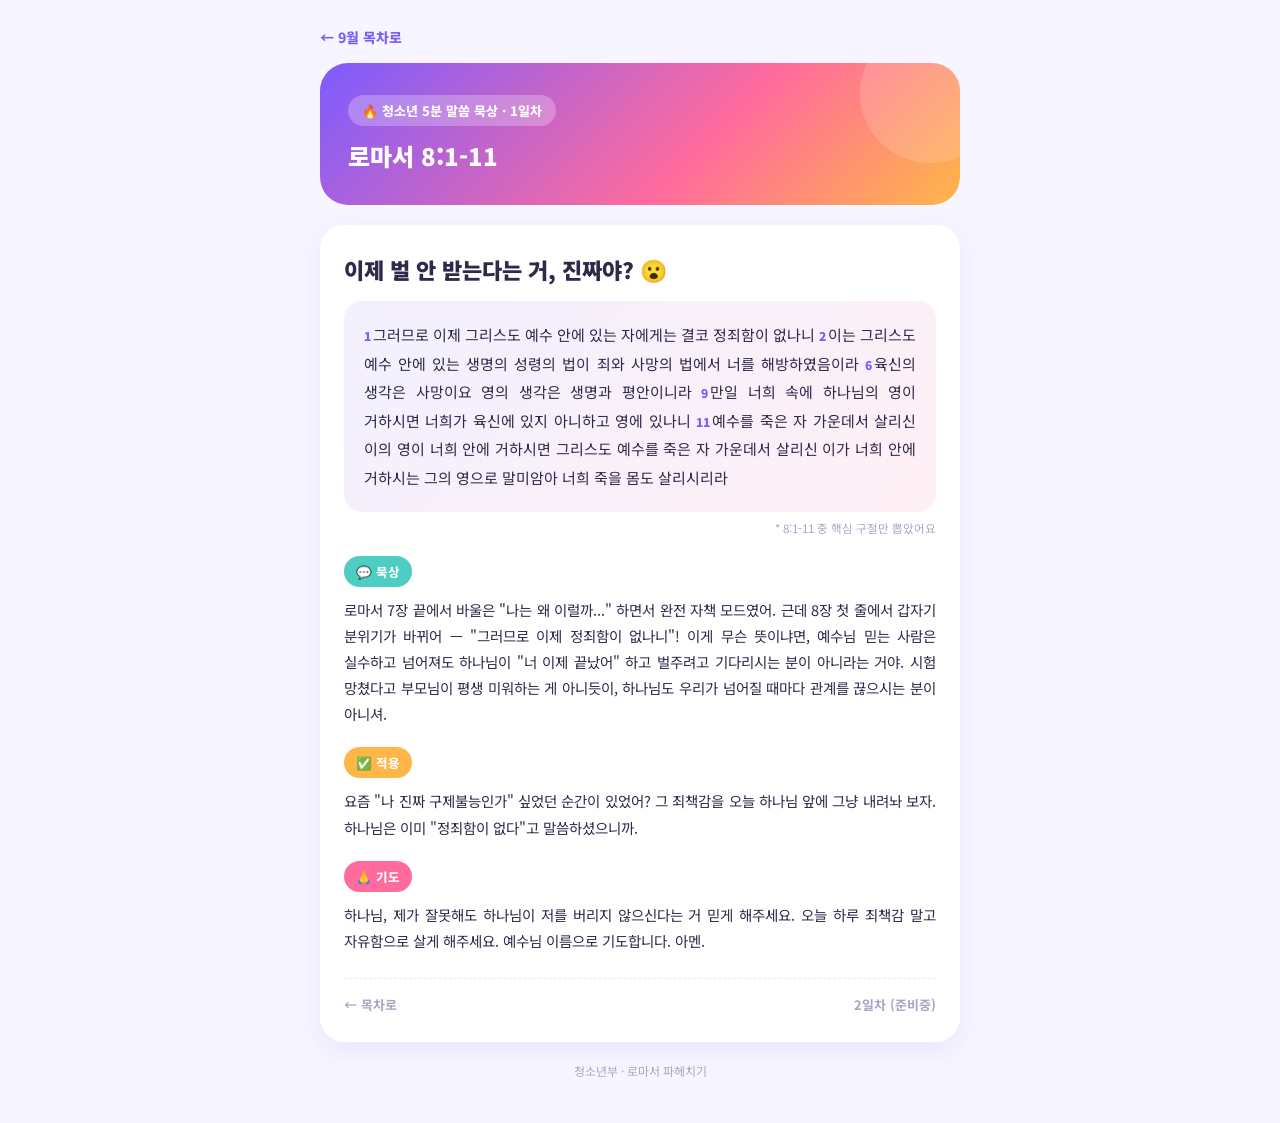
<file: 2026년/9월/day01.html>
<!DOCTYPE html>
<html lang="ko">
<head>
<meta charset="UTF-8">
<meta name="viewport" content="width=device-width, initial-scale=1.0">
<title>1일차 · 로마서 8:1-11 | Youth Bible Reflection</title>
<style>
@import url('https://fonts.googleapis.com/css2?family=Noto+Sans+KR:wght@400;500;700;800;900&display=swap');

:root {
  --purple: #7C5CFF; --pink: #FF6B9D; --orange: #FFB648; --yellow: #FFE45E;
  --mint: #4ECDC4; --dark: #2D2A4A; --bg: #F7F5FF; --white: #FFFFFF;
}
* { margin:0; padding:0; box-sizing:border-box; }
body { background: var(--bg); font-family: 'Noto Sans KR', sans-serif; color: var(--dark); padding: 24px 16px; }
.wrap { max-width: 640px; margin: 0 auto; }

.back-link { display:inline-block; margin-bottom: 16px; font-size: 14px; font-weight: 800; color: var(--purple); text-decoration: none; }

.hero {
  background: linear-gradient(135deg, var(--purple) 0%, var(--pink) 60%, var(--orange) 100%);
  border-radius: 28px; padding: 32px 28px; position: relative; overflow: hidden; margin-bottom: 20px;
}
.hero::before { content:''; position:absolute; top:-40px; right:-40px; width:140px; height:140px; border-radius:50%; background:rgba(255,255,255,0.15); }
.hero-badge { display:inline-block; background:rgba(255,255,255,0.25); color:var(--white); font-size:13px; font-weight:800; padding:6px 14px; border-radius:100px; margin-bottom:12px; position:relative; z-index:1; }
.hero-title { font-size: 24px; font-weight:900; color:var(--white); position:relative; z-index:1; }

.day-card { background: var(--white); border-radius: 24px; padding: 28px 24px; box-shadow: 0 8px 24px rgba(124,92,255,0.1); }
.day-title { font-size: 22px; font-weight: 900; color: var(--dark); margin-bottom: 16px; }

.scripture-box {
  background: linear-gradient(135deg, #F3F0FF, #FFF0F5);
  border-radius: 18px; padding: 20px; margin-bottom: 20px;
  font-size: 15px; line-height: 1.9; color: var(--dark); text-align: justify; word-break: keep-all;
}
.scripture-box .vnum { color: var(--purple); font-weight: 900; font-size: 12px; margin-right: 2px; }

.section-chip-row { display: flex; align-items: center; gap: 8px; margin: 20px 0 10px; }
.chip { font-size: 12.5px; font-weight: 800; padding: 6px 12px; border-radius: 100px; color: var(--white); }
.chip--med { background: var(--mint); }
.chip--app { background: var(--orange); }
.chip--pray { background: var(--pink); }
.section-text { font-size: 14.5px; line-height: 1.8; color: var(--dark); text-align: justify; word-break: keep-all; }

.nav-row { display:flex; justify-content: space-between; margin-top: 24px; padding-top: 16px; border-top: 1px dashed #E8E6F5; font-size: 13px; font-weight: 700; color: #A8A5C4; }

.footer-note { text-align: center; padding: 20px; font-size: 12px; color: #A8A5C4; }
</style>
</head>
<body>
<div class="wrap">
  <a class="back-link" href="index.html">&larr; 9월 목차로</a>

  <div class="hero">
    <div class="hero-badge">🔥 청소년 5분 말씀 묵상 · 1일차</div>
    <div class="hero-title">로마서 8:1-11</div>
  </div>

  <div class="day-card">
    <div class="day-title">이제 벌 안 받는다는 거, 진짜야? 😮</div>

    <div class="scripture-box">
      <span class="vnum">1</span>그러므로 이제 그리스도 예수 안에 있는 자에게는 결코 정죄함이 없나니
      <span class="vnum">2</span>이는 그리스도 예수 안에 있는 생명의 성령의 법이 죄와 사망의 법에서 너를 해방하였음이라
      <span class="vnum">6</span>육신의 생각은 사망이요 영의 생각은 생명과 평안이니라
      <span class="vnum">9</span>만일 너희 속에 하나님의 영이 거하시면 너희가 육신에 있지 아니하고 영에 있나니
      <span class="vnum">11</span>예수를 죽은 자 가운데서 살리신 이의 영이 너희 안에 거하시면 그리스도 예수를 죽은 자 가운데서 살리신 이가 너희 안에 거하시는 그의 영으로 말미암아 너희 죽을 몸도 살리시리라
    </div>
    <div style="font-size:11.5px; color:#A8A5C4; margin:-12px 0 20px; text-align:right;">* 8:1-11 중 핵심 구절만 뽑았어요</div>

    <div class="section-chip-row"><span class="chip chip--med">💬 묵상</span></div>
    <div class="section-text">
      로마서 7장 끝에서 바울은 "나는 왜 이럴까..." 하면서 완전 자책 모드였어. 근데 8장 첫 줄에서 갑자기 분위기가 바뀌어 — "그러므로 이제 정죄함이 없나니"! 이게 무슨 뜻이냐면, 예수님 믿는 사람은 실수하고 넘어져도 하나님이 "너 이제 끝났어" 하고 벌주려고 기다리시는 분이 아니라는 거야. 시험 망쳤다고 부모님이 평생 미워하는 게 아니듯이, 하나님도 우리가 넘어질 때마다 관계를 끊으시는 분이 아니셔.
    </div>

    <div class="section-chip-row"><span class="chip chip--app">✅ 적용</span></div>
    <div class="section-text">
      요즘 "나 진짜 구제불능인가" 싶었던 순간이 있었어? 그 죄책감을 오늘 하나님 앞에 그냥 내려놔 보자. 하나님은 이미 "정죄함이 없다"고 말씀하셨으니까.
    </div>

    <div class="section-chip-row"><span class="chip chip--pray">🙏 기도</span></div>
    <div class="section-text">
      하나님, 제가 잘못해도 하나님이 저를 버리지 않으신다는 거 믿게 해주세요. 오늘 하루 죄책감 말고 자유함으로 살게 해주세요. 예수님 이름으로 기도합니다. 아멘.
    </div>

    <div class="nav-row">
      <a href="index.html" style="color:inherit; text-decoration:none;">&larr; 목차로</a>
      <span>2일차 (준비중)</span>
    </div>
  </div>

  <div class="footer-note">청소년부 · 로마서 파헤치기</div>
</div>
</body>
</html>
</file>
<file: css/style.css>
@import url('https://fonts.googleapis.com/css2?family=Noto+Sans+KR:wght@400;500;700;800;900&display=swap');

:root {
  --fs-scale: 1;
  --purple: #7C5CFF; --pink: #FF6B9D; --orange: #FFB648; --yellow: #FFE45E;
  --mint: #4ECDC4; --dark: #2D2A4A; --bg: #F7F5FF; --white: #FFFFFF;
  --gray: #8A87A6; --border: #E8E6F5;
}
* { margin:0; padding:0; box-sizing:border-box; }
body {
  background: var(--bg); font-family: 'Noto Sans KR', sans-serif; color: var(--dark);
  padding: 20px 16px; padding-top: max(52px, env(safe-area-inset-top) + 12px);
  padding-bottom: max(20px, env(safe-area-inset-bottom));
}
.wrap { max-width: 640px; margin: 0 auto; }

/* 글씨 크기 조절 */
.fs-control { display:flex; align-items:center; justify-content:flex-end; gap:6px; margin-bottom:12px; }
.fs-label { font-size:12px; color: var(--gray); margin-right:4px; font-weight:700; }
.fs-btn {
  font-family: inherit; background: var(--white); border: 1px solid var(--border); border-radius: 10px;
  color: var(--gray); cursor: pointer; width: 30px; height: 30px;
  display: flex; align-items: center; justify-content: center; font-weight:700;
}
.fs-btn:nth-child(2) { font-size: 12px; }
.fs-btn:nth-child(3) { font-size: 15px; }
.fs-btn:nth-child(4) { font-size: 18px; }
.fs-btn:nth-child(5) { font-size: 21px; }
.fs-btn.fs-active { background: linear-gradient(135deg, var(--purple), var(--pink)); color: var(--white); border-color: transparent; }

/* 맨 위로 버튼 */
.scroll-top-btn {
  position: fixed; right: 18px; bottom: max(18px, env(safe-area-inset-bottom) + 10px);
  width: 46px; height: 46px; border-radius: 50%;
  background: linear-gradient(135deg, var(--purple), var(--pink)); color: var(--white);
  border: none; font-size: 18px; cursor: pointer;
  display: none; align-items: center; justify-content: center;
  box-shadow: 0 6px 16px rgba(124,92,255,0.35); z-index: 999;
  opacity: 0; transition: opacity 0.2s ease;
}
.scroll-top-btn.is-visible { display: flex; opacity: 1; }

/* 히어로 */
.hero {
  background: linear-gradient(135deg, var(--purple) 0%, var(--pink) 60%, var(--orange) 100%);
  border-radius: 28px; padding: 32px 26px; position: relative; overflow: hidden; margin-bottom: 16px;
}
.hero::before { content:''; position:absolute; top:-40px; right:-40px; width:160px; height:160px; border-radius:50%; background:rgba(255,255,255,0.15); }
.hero::after { content:''; position:absolute; bottom:-60px; left:-30px; width:140px; height:140px; border-radius:50%; background:rgba(255,255,255,0.1); }
.hero-inner { position:relative; z-index:1; }
.hero-badge {
  display:inline-block; background:rgba(255,255,255,0.25); color:var(--white);
  font-size: calc(12px * var(--fs-scale,1)); font-weight:800; padding:6px 14px; border-radius:100px; margin-bottom:12px;
  letter-spacing: 0.5px;
}
.hero-date { font-size: calc(14px * var(--fs-scale,1)); font-weight:800; color:rgba(255,255,255,0.9); letter-spacing:1px; margin-bottom:4px; }
.hero-title { font-size: calc(28px * var(--fs-scale,1)); font-weight:900; color:var(--white); margin-bottom:14px; }
.hero-sub { font-size: calc(14px * var(--fs-scale,1)); color: rgba(255,255,255,0.85); font-weight:500; }
.hero-verse {
  border-top: 1px solid rgba(255,255,255,0.25); padding-top: 16px; margin-top: 16px;
  font-size: calc(14px * var(--fs-scale,1)); line-height:1.6; color: rgba(255,255,255,0.92);
}
.hero-verse-ref { display:block; margin-top:6px; font-size: calc(11.5px * var(--fs-scale,1)); font-weight:800; color: var(--yellow); }

/* 목차/보관함 */
.badge-row { margin-bottom: 8px; }
.pill-badge {
  display:inline-flex; align-items:center; gap:6px;
  background: var(--dark); color: var(--white);
  font-size: calc(12.5px * var(--fs-scale,1)); font-weight:800; padding:8px 14px; border-radius:100px;
}
.toc-card { margin-bottom: 16px; }
.month-label {
  font-size: calc(13px * var(--fs-scale,1)); font-weight: 800; color: var(--purple);
  letter-spacing: 1px; text-transform: uppercase; margin: 20px 4px 10px;
}
.month-label:first-child { margin-top: 4px; }
.toc-item {
  display: flex; align-items: baseline; gap: 12px; padding: 12px 12px; border-radius: 14px;
  cursor:pointer; text-decoration:none; color:inherit; width:100%; text-align:left;
  background: var(--white); border:none; font-family:inherit;
  box-shadow: 0 6px 16px rgba(124,92,255,0.22);
  margin-bottom: 8px;
  transform: translateY(0);
  transition: transform 0.18s ease, box-shadow 0.18s ease;
}
.toc-item:hover {
  box-shadow: 0 12px 26px rgba(124,92,255,0.32);
  transform: translateY(-4px);
}
.toc-item.is-disabled { opacity: 0.55; cursor:default; box-shadow: 0 2px 8px rgba(124,92,255,0.08); }
.toc-item.is-disabled:hover { box-shadow: 0 2px 8px rgba(124,92,255,0.08); transform: translateY(0); }
.toc-date-num { font-weight: 800; color: var(--purple); flex: 0 0 78px; font-size: calc(13px * var(--fs-scale,1)); }
.toc-dow { font-size: 0.72em; font-weight:600; color: var(--gray); margin-left: 2px; }
.toc-ref { font-weight: 700; flex: 0 0 100px; font-size: calc(13px * var(--fs-scale,1)); color: var(--dark); }
.toc-theme-text { flex: 1; min-width: 0; font-size: calc(12.5px * var(--fs-scale,1)); font-weight: 500; color: var(--gray); }
.toc-tag {
  flex: 0 0 auto; font-size: calc(10px * var(--fs-scale,1)); font-weight: 800; color: var(--white);
  background: var(--purple); padding: 5px 10px; border-radius: 100px;
}
.toc-tag.soon { background: #D8D5EE; color: var(--gray); }
.toc-arrow { flex: 0 0 auto; color: var(--purple); font-size: calc(15px * var(--fs-scale,1)); font-weight:800; width: 10px; text-align: center; }

.footer-links { text-align:center; padding: 16px 0 8px; }
.footer-links a { color: var(--purple); font-weight:800; font-size:13px; text-decoration:none; }
.footer-note { text-align: center; padding: 12px; font-size: 12px; color: var(--gray); }

/* 날짜별 상세 화면 */
.back-link { display:inline-block; margin-bottom: 14px; font-size: calc(13px * var(--fs-scale,1)); font-weight: 800; color: var(--purple); text-decoration: none; background:none; border:none; cursor:pointer; font-family:inherit; padding:0; }

.day-card { background: var(--white); border-radius: 24px; padding: 26px 22px; box-shadow: 0 8px 24px rgba(124,92,255,0.1); }
.day-header-row { display:flex; align-items:center; gap:10px; margin-bottom: 6px; }
.day-num-chip {
  width:32px; height:32px; border-radius:11px; background: linear-gradient(135deg, var(--purple), var(--pink));
  color:var(--white); font-weight:800; font-size: calc(13px * var(--fs-scale,1)); display:flex; align-items:center; justify-content:center; flex-shrink:0;
}
.day-date-label { font-size: calc(12.5px * var(--fs-scale,1)); font-weight:800; color: var(--gray); letter-spacing:0.5px; }

/* 오디오 */
.audio-row { display:flex; align-items:center; justify-content:flex-end; gap:6px; margin: 10px 0 14px; }
.audio-play-btn {
  width: 26px; height: 26px; border-radius: 50%; background: linear-gradient(135deg, var(--purple), var(--pink));
  color: var(--white); border: none; cursor: pointer; display:flex; align-items:center; justify-content:center; font-size:10px;
}
.audio-status { font-size: calc(10.5px * var(--fs-scale,1)); font-weight:700; color: var(--gray); margin-right:2px; }
.audio-speed-group { display:flex; gap:3px; }
.speed-btn {
  font-family:inherit; font-size: calc(10px * var(--fs-scale,1)); font-weight:800; color: var(--gray);
  background: var(--bg); border: 1px solid var(--border); border-radius:100px; padding:3px 8px; cursor:pointer;
}
.speed-btn.is-active { background: var(--purple); color: var(--white); border-color: var(--purple); }

.day-title { font-size: calc(21px * var(--fs-scale,1)); font-weight: 900; color: var(--dark); margin-bottom: 16px; }

.scripture-box {
  background: linear-gradient(135deg, #F3F0FF, #FFF0F5);
  border-radius: 18px; padding: 20px; margin-bottom: 8px;
  font-size: calc(15px * var(--fs-scale,1)); line-height: 1.9; color: var(--dark); text-align: justify; word-break: keep-all;
}
.scripture-box .vnum { color: var(--purple); font-weight: 900; font-size: calc(11.5px * var(--fs-scale,1)); margin-right: 2px; }
.scripture-note { font-size: calc(11px * var(--fs-scale,1)); color: var(--gray); text-align:right; margin: 4px 2px 16px; }

.section-block { margin: 18px 0; }
.chip { display:inline-block; font-size: calc(12px * var(--fs-scale,1)); font-weight: 800; padding: 6px 12px; border-radius: 100px; color: var(--white); margin-bottom: 10px; }
.chip--med { background: var(--mint); }
.chip--app { background: var(--orange); }
.chip--pray { background: var(--pink); }
.section-text { font-size: calc(14.5px * var(--fs-scale,1)); line-height: 1.8; color: var(--dark); text-align: justify; word-break: keep-all; }

.nav-row { display:flex; justify-content: space-between; margin-top: 20px; padding-top: 14px; border-top: 1px dashed var(--border); font-size: calc(12.5px * var(--fs-scale,1)); font-weight: 800; color: var(--gray); }
.nav-row a { color: inherit; text-decoration:none; cursor:pointer; }

.empty-state { background: var(--white); border-radius: 24px; padding: 50px 28px; text-align: center; box-shadow: 0 8px 24px rgba(124,92,255,0.1); }
.empty-icon { font-size: 32px; margin-bottom: 12px; }
.empty-text { font-size: calc(14px * var(--fs-scale,1)); color: var(--gray); line-height: 1.7; }

@media (max-width: 480px) {
  body { padding: 16px 12px; padding-top: max(48px, env(safe-area-inset-top) + 10px); }
  .hero { padding: 24px 18px; border-radius: 22px; }
  .hero-title { font-size: calc(24px * var(--fs-scale,1)); margin-bottom: 10px; }
  .hero-date { font-size: calc(13px * var(--fs-scale,1)); }
  .hero-badge { font-size: calc(11.5px * var(--fs-scale,1)); padding: 5px 12px; }
  .hero-verse { font-size: calc(13.5px * var(--fs-scale,1)); line-height: 1.7; padding-top: 12px; margin-top: 12px; }
  .pill-badge { font-size: calc(12px * var(--fs-scale,1)); padding: 8px 13px; }
  .toc-item { flex-wrap: wrap; row-gap: 6px; padding: 13px 12px; }
  .toc-date-num { order: 1; flex-basis: 76px; font-size: calc(13px * var(--fs-scale,1)); }
  .toc-ref { order: 2; flex-basis: 94px; font-size: calc(13px * var(--fs-scale,1)); }
  .toc-tag { order: 3; }
  .toc-arrow { order: 4; }
  .toc-theme-text {
    order: 5; flex: 1 1 100%; margin-top: 3px; padding-left: 86px;
    white-space: normal; word-break: keep-all; overflow-wrap: break-word;
    font-size: calc(12.5px * var(--fs-scale,1)); line-height: 1.5; color: var(--dark);
  }
  .day-card { padding: 22px 17px; border-radius: 20px; }
  .day-title { font-size: calc(19.5px * var(--fs-scale,1)); line-height: 1.35; margin-bottom: 14px; }
  .day-num-chip { width: 29px; height: 29px; font-size: calc(12.5px * var(--fs-scale,1)); }
  .day-date-label { font-size: calc(12px * var(--fs-scale,1)); }
  .scripture-box { padding: 17px; font-size: calc(15px * var(--fs-scale,1)); line-height: 1.85; text-align: left; }
  .section-text { font-size: calc(14.5px * var(--fs-scale,1)); line-height: 1.85; text-align: left; }
  .chip { font-size: calc(12px * var(--fs-scale,1)); padding: 6px 12px; }
  .section-block { margin: 20px 0; }
  .fs-control { gap: 5px; }
  .fs-btn { width: 28px; height: 28px; }
  .scroll-top-btn { width: 42px; height: 42px; right: 14px; }
}
</file>
